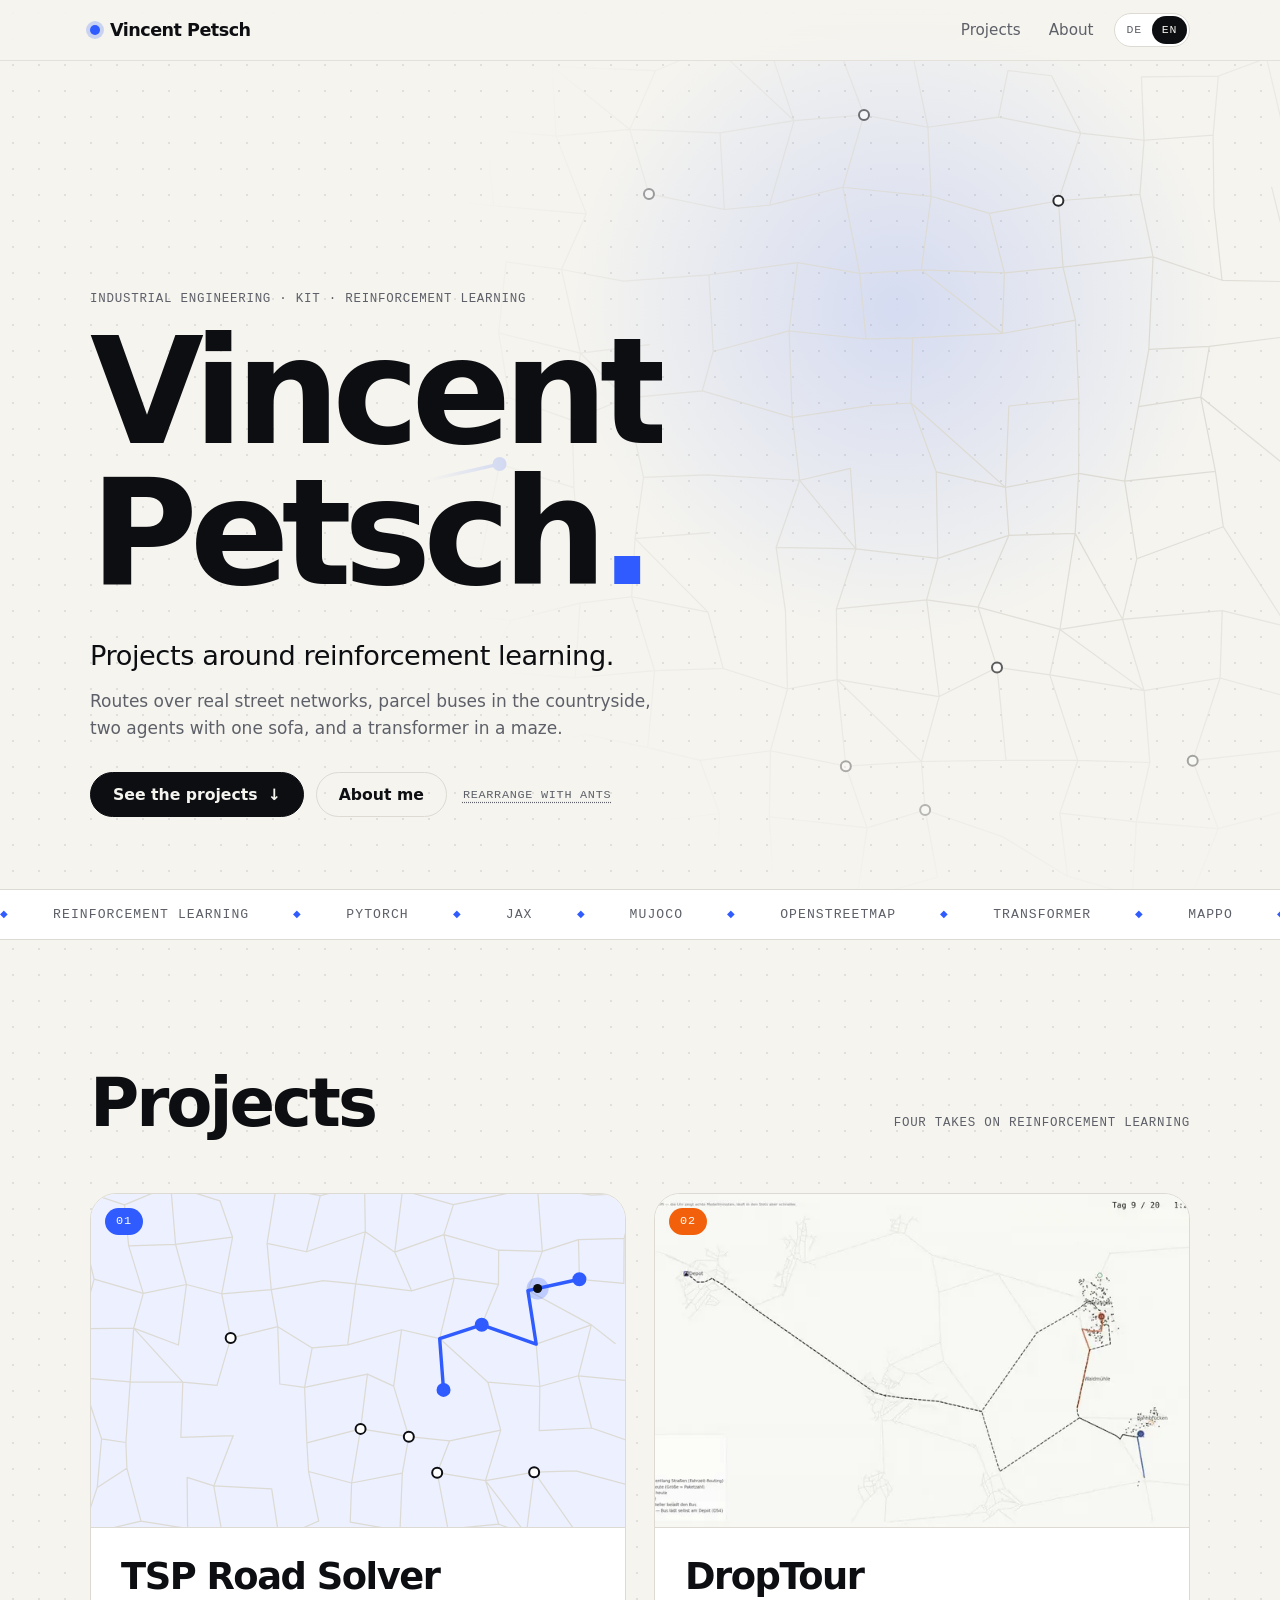
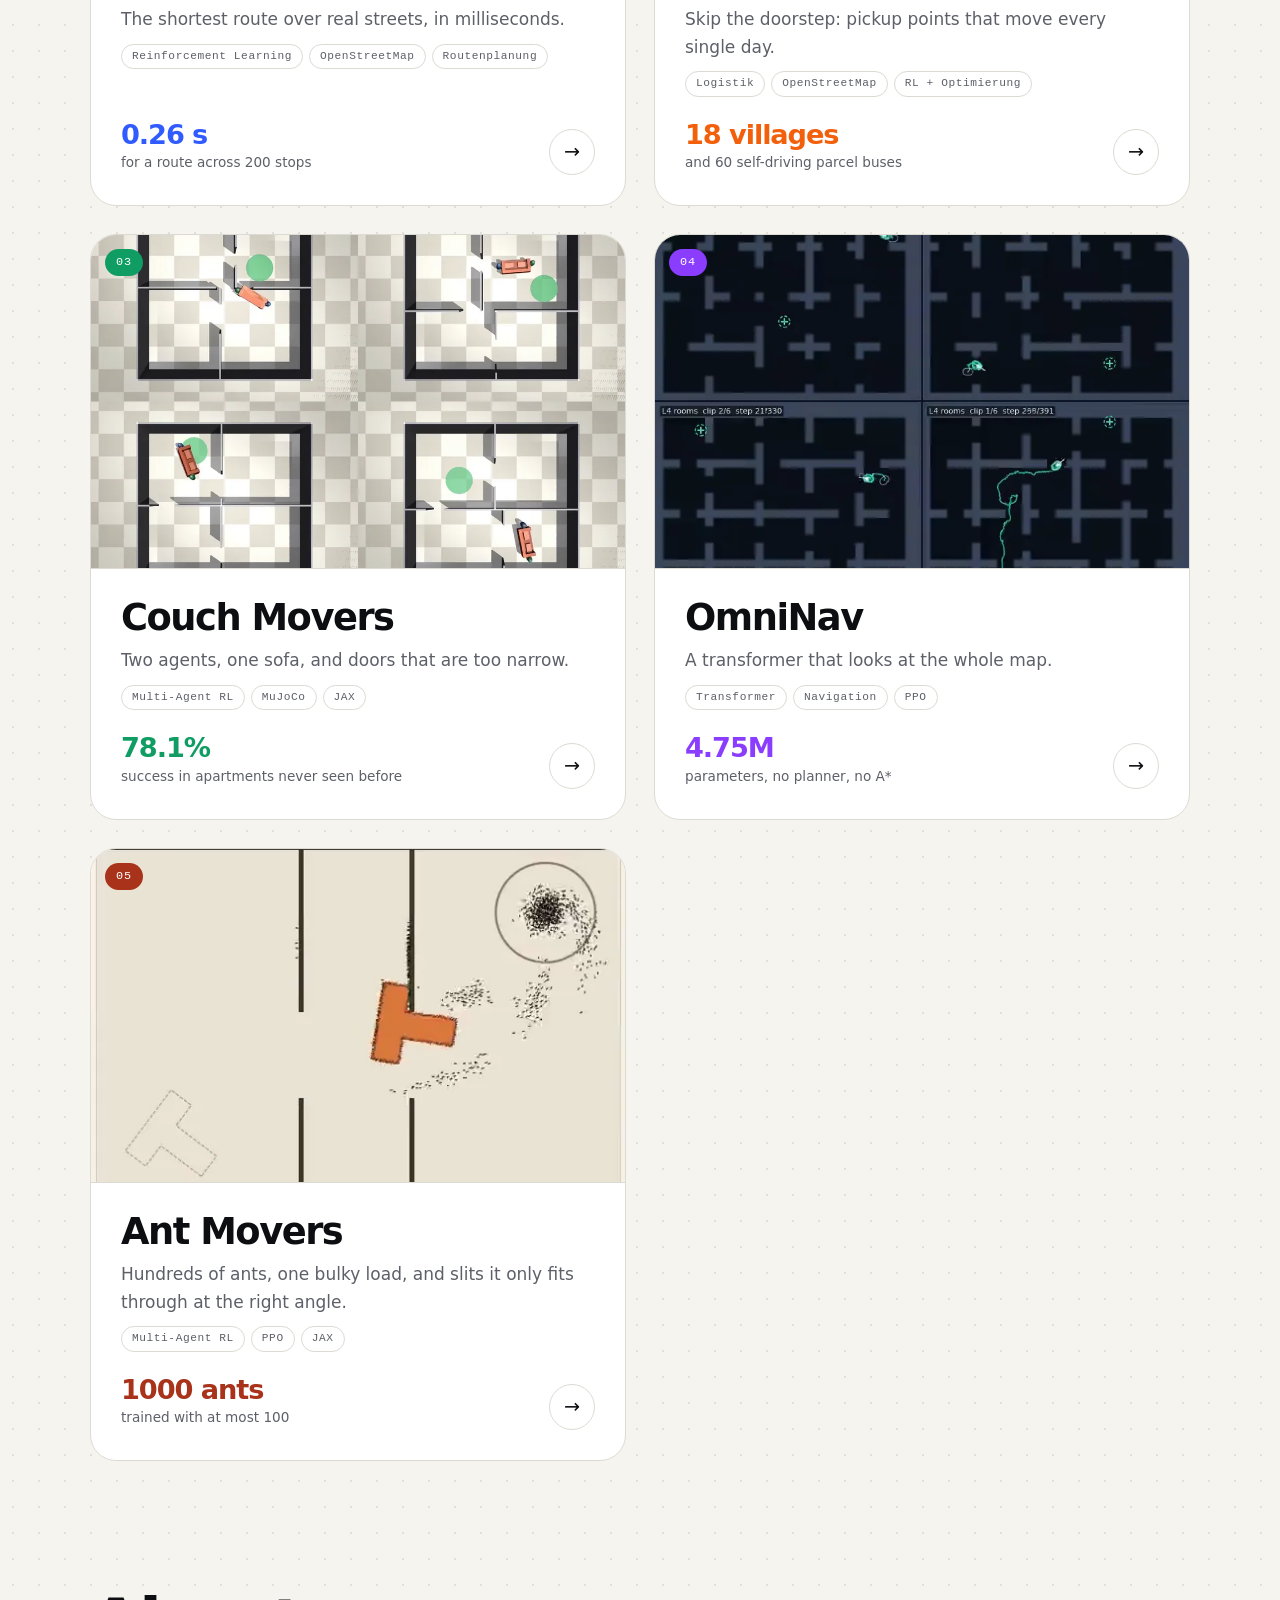
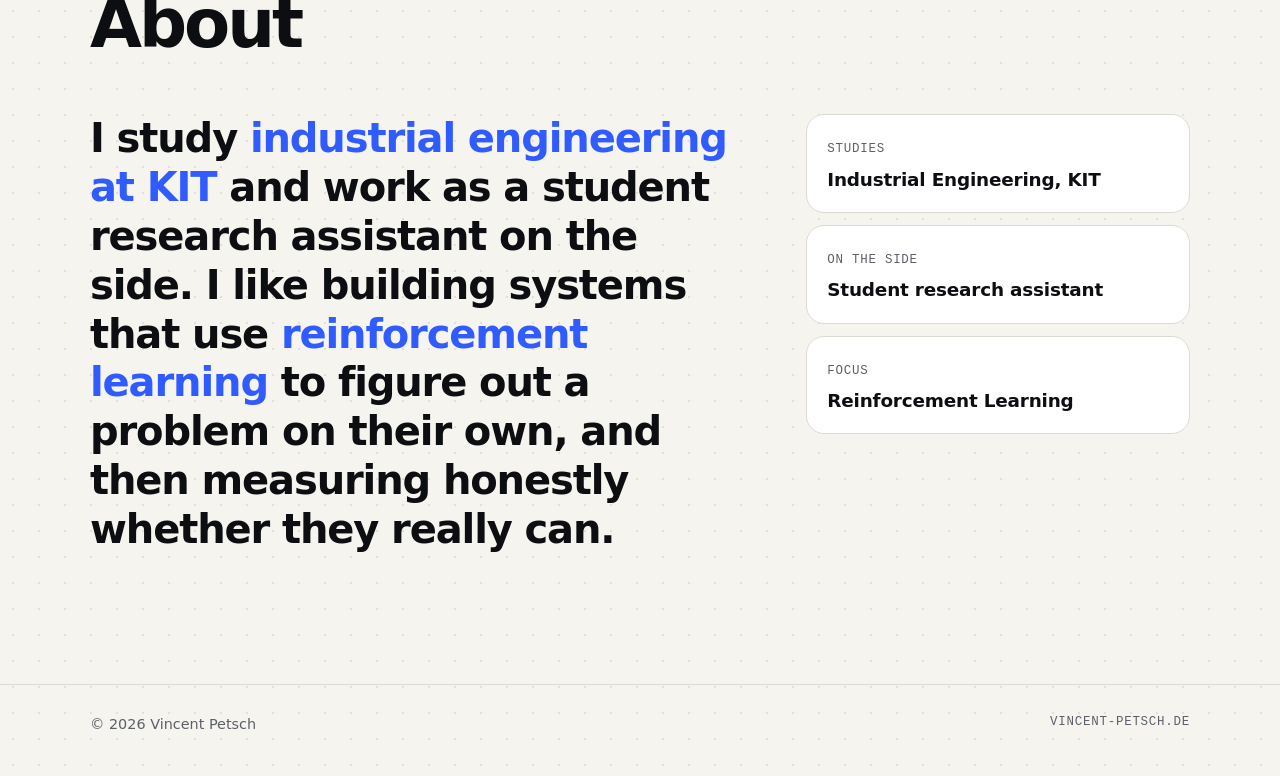
<file: index.html>
<!DOCTYPE html>
<html lang="de" data-lang="de"
      data-titel-de="Vincent Petsch – Reinforcement Learning &amp; Projekte"
      data-titel-en="Vincent Petsch – Reinforcement Learning &amp; Projects">
<head>
  <meta charset="UTF-8">
  <meta name="viewport" content="width=device-width, initial-scale=1.0">
  <title>Vincent Petsch – Reinforcement Learning &amp; Projekte</title>
  <meta name="description" content="Vincent Petsch – Wirtschaftsingenieurwesen am KIT. Projekte rund um Reinforcement Learning: Routenplanung, Logistik, Multi-Agent-Kooperation und Navigation.">
  <meta name="theme-color" content="#f5f4ef" media="(prefers-color-scheme: light)">
  <meta name="theme-color" content="#0c0d10" media="(prefers-color-scheme: dark)">
  <link rel="stylesheet" href="style.css">
  <script src="js/lang.js"></script>
</head>
<body data-basis="">
  <div class="fortschritt"></div>

  <header class="kopf">
    <div class="wrap">
      <a class="logo" href="./"><i></i>Vincent Petsch</a>
      <nav>
        <a href="#projekte"><span lang="de">Projekte</span><span lang="en">Projects</span></a>
        <a href="#ueber"><span lang="de">Über mich</span><span lang="en">About</span></a>
      </nav>
      <div class="sprache" role="group" aria-label="Sprache / Language">
        <button type="button" data-setlang="de" aria-pressed="true">DE</button>
        <button type="button" data-setlang="en" aria-pressed="false">EN</button>
      </div>
    </div>
  </header>

  <main>
    <section class="hero">
      <canvas class="netz" data-netz data-zelle="70" data-ziele="11" aria-hidden="true"></canvas>
      <div class="wrap">
        <p class="mono">
          <span lang="de">Wirtschaftsingenieurwesen · KIT · Reinforcement Learning</span>
          <span lang="en">Industrial Engineering · KIT · Reinforcement Learning</span>
        </p>
        <h1>
          <span class="zeile"><b style="--d:.05s">Vincent</b></span>
          <span class="zeile"><b style="--d:.18s">Petsch<em>.</em></b></span>
        </h1>
        <p class="lead rein" style="--d:.5s">
          <span lang="de">Projekte rund um Reinforcement Learning.</span>
          <span lang="en">Projects around reinforcement learning.</span>
        </p>
        <p class="unter rein" style="--d:.62s">
          <span lang="de">Routen über echte Straßennetze, Paketbusse auf dem Land, zwei Agenten mit einem Sofa und ein Transformer im Labyrinth.</span>
          <span lang="en">Routes over real street networks, parcel buses in the countryside, two agents with one sofa, and a transformer in a maze.</span>
        </p>
        <div class="aktionen rein" style="--d:.74s">
          <a class="knopf" href="#projekte"><span lang="de">Projekte ansehen</span><span lang="en">See the projects</span> <span class="pfeil">↓</span></a>
          <a class="knopf leer" href="#ueber"><span lang="de">Über mich</span><span lang="en">About me</span></a>
          <button type="button" class="ameisen-knopf" id="ameisen-los" aria-controls="ameisen-hinweis" aria-pressed="false"><span lang="de">Umbau mit Ameisen</span><span lang="en">Rearrange with ants</span></button>
        </div>
      </div>
    </section>

    <div class="laufband" aria-hidden="true">
      <div>
        <span>Reinforcement Learning</span><span>PyTorch</span><span>JAX</span><span>MuJoCo</span><span>OpenStreetMap</span><span>Transformer</span><span>MAPPO</span><span>PPO</span><span>Routing</span><span>Multi-Agent</span><span>Streamlit</span>
        <span>Reinforcement Learning</span><span>PyTorch</span><span>JAX</span><span>MuJoCo</span><span>OpenStreetMap</span><span>Transformer</span><span>MAPPO</span><span>PPO</span><span>Routing</span><span>Multi-Agent</span><span>Streamlit</span>
      </div>
    </div>

    <section class="abschnitt" id="projekte">
      <div class="wrap">
        <div class="abschnitt-kopf rein">
          <h2><span lang="de">Projekte</span><span lang="en">Projects</span></h2>
          <p class="mono"><span lang="de">Vier Mal Reinforcement Learning</span><span lang="en">Four takes on reinforcement learning</span></p>
        </div>
        <div class="karten" id="karten"></div>
        <noscript><p>Die Projektliste braucht JavaScript. / The project list needs JavaScript.</p></noscript>
      </div>
    </section>

    <section class="abschnitt" id="ueber" style="padding-top:0">
      <div class="wrap">
        <div class="abschnitt-kopf rein">
          <h2><span lang="de">Über mich</span><span lang="en">About</span></h2>
        </div>
        <div class="profil">
          <p class="gross rein">
            <span lang="de">Ich studiere <mark>Wirtschaftsingenieurwesen am KIT</mark> und arbeite nebenher als HiWi. Am liebsten baue ich Systeme, die per <mark>Reinforcement Learning</mark> selbst herausfinden, wie ein Problem zu lösen ist, und messe dann ehrlich nach, ob sie es wirklich können.</span>
            <span lang="en">I study <mark>industrial engineering at KIT</mark> and work as a student research assistant on the side. I like building systems that use <mark>reinforcement learning</mark> to figure out a problem on their own, and then measuring honestly whether they really can.</span>
          </p>
          <div class="fakten">
            <div class="fakt rein" style="--d:.05s">
              <span class="mono"><span lang="de">Studium</span><span lang="en">Studies</span></span>
              <strong><span lang="de">Wirtschaftsingenieurwesen, KIT</span><span lang="en">Industrial Engineering, KIT</span></strong>
            </div>
            <div class="fakt rein" style="--d:.12s">
              <span class="mono"><span lang="de">Nebenher</span><span lang="en">On the side</span></span>
              <strong><span lang="de">HiWi</span><span lang="en">Student research assistant</span></strong>
            </div>
            <div class="fakt rein" style="--d:.19s">
              <span class="mono"><span lang="de">Schwerpunkt</span><span lang="en">Focus</span></span>
              <strong>Reinforcement Learning</strong>
            </div>
          </div>
        </div>
      </div>
    </section>
  </main>

  <footer class="fuss">
    <div class="wrap">
      <span>© 2026 Vincent Petsch</span>
      <span class="mono">vincent-petsch.de</span>
    </div>
  </footer>

  <div class="ameisen-hinweis" id="ameisen-hinweis" role="status" hidden>
    <p><span lang="de">Gelernte Ameisen aus <a href="projekte/ant-movers/">Ant Movers →</a></span><span lang="en">Learned ants from <a href="projekte/ant-movers/">Ant Movers →</a></span></p>
    <p class="ameisen-leise"><span lang="de">Spielwiese außerhalb der Auswertung. Gelernt ist das Tragen, Einrasten und Abzug sind Animation.</span><span lang="en">Playground outside the evaluation. The carrying is learned; snapping into place and leaving are animation.</span></p>
    <p class="ameisen-stand" id="ameisen-stand"></p>
    <p class="ameisen-knoepfe"><button type="button" class="ameisen-zurueck" id="ameisen-zurueck"><span lang="de">Zurücksetzen</span><span lang="en">Reset</span></button>
      <button type="button" class="ameisen-zurueck" id="ameisen-ende"><span lang="de">Beenden</span><span lang="en">Done</span></button></p>
  </div>

  <script src="projekte/projekte.js"></script>
  <script src="js/netz.js"></script>
  <script src="js/site.js"></script>
</body>
</html>
</file>
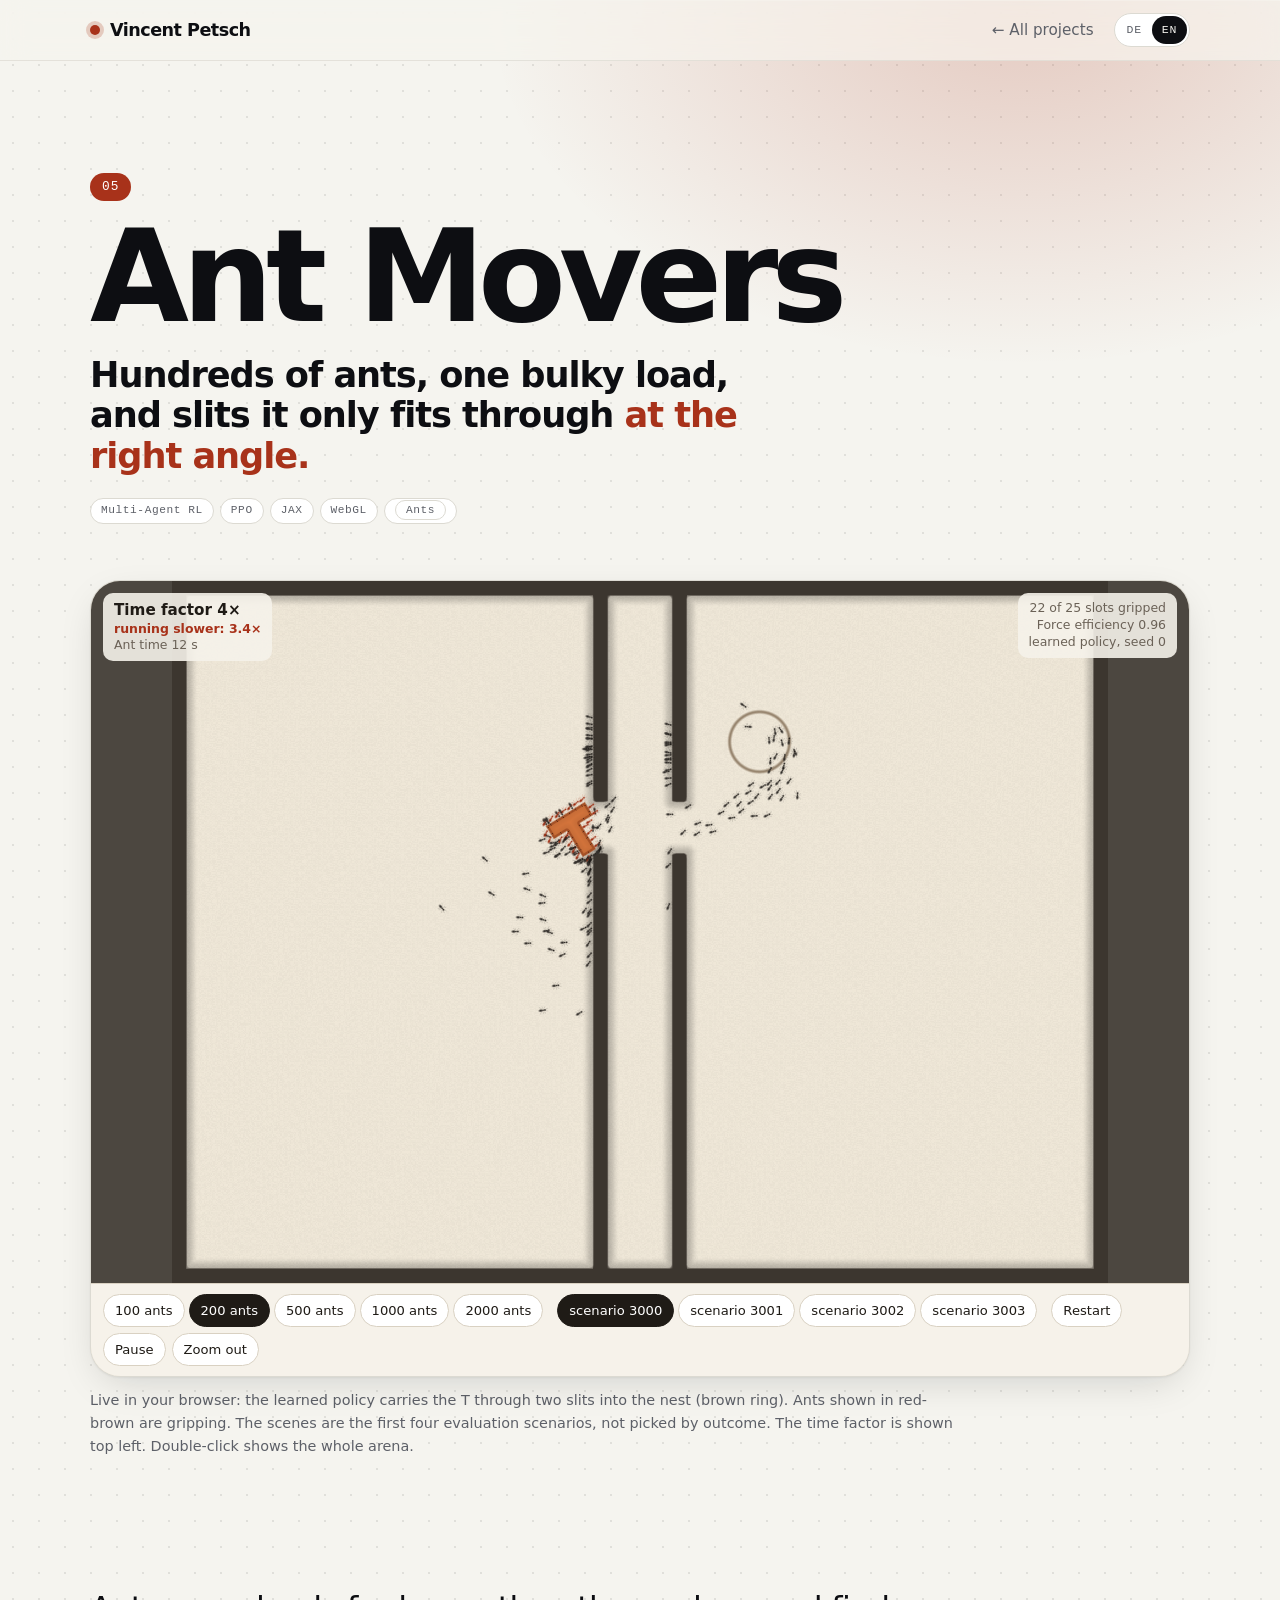
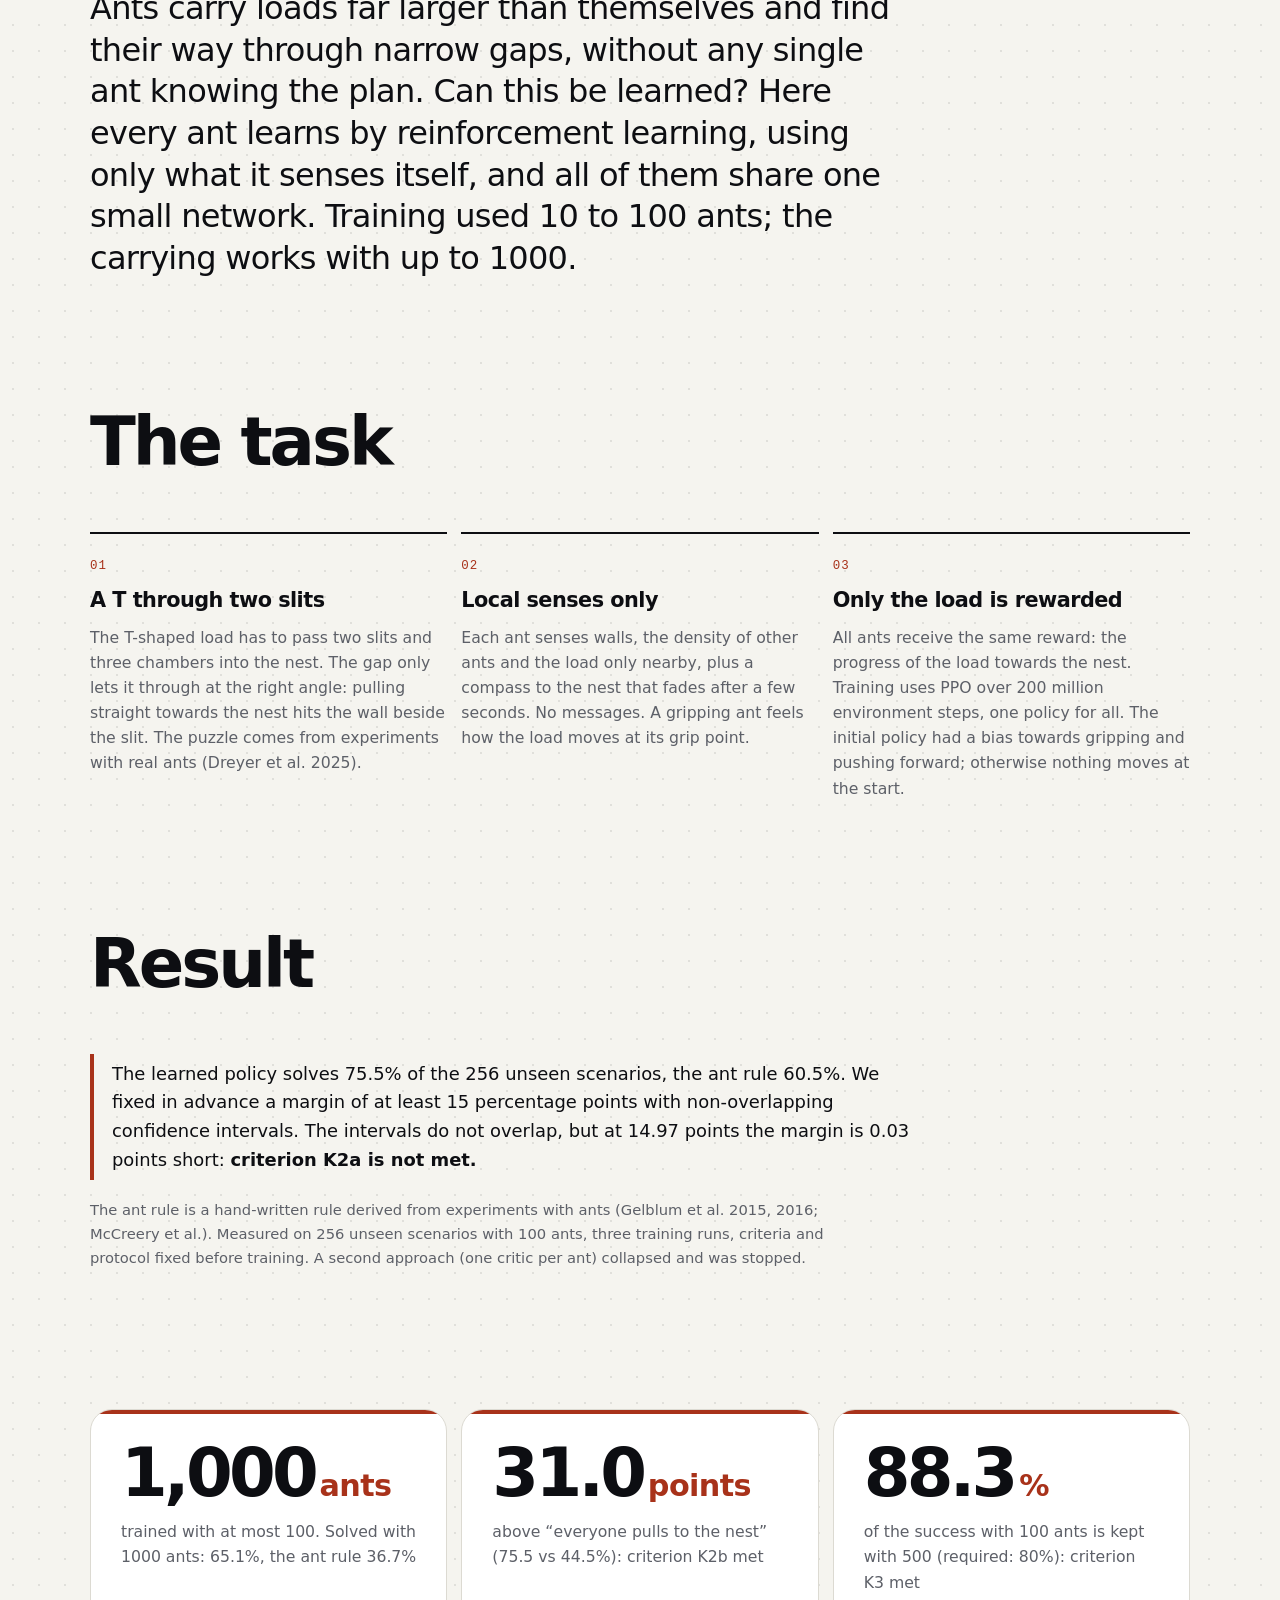
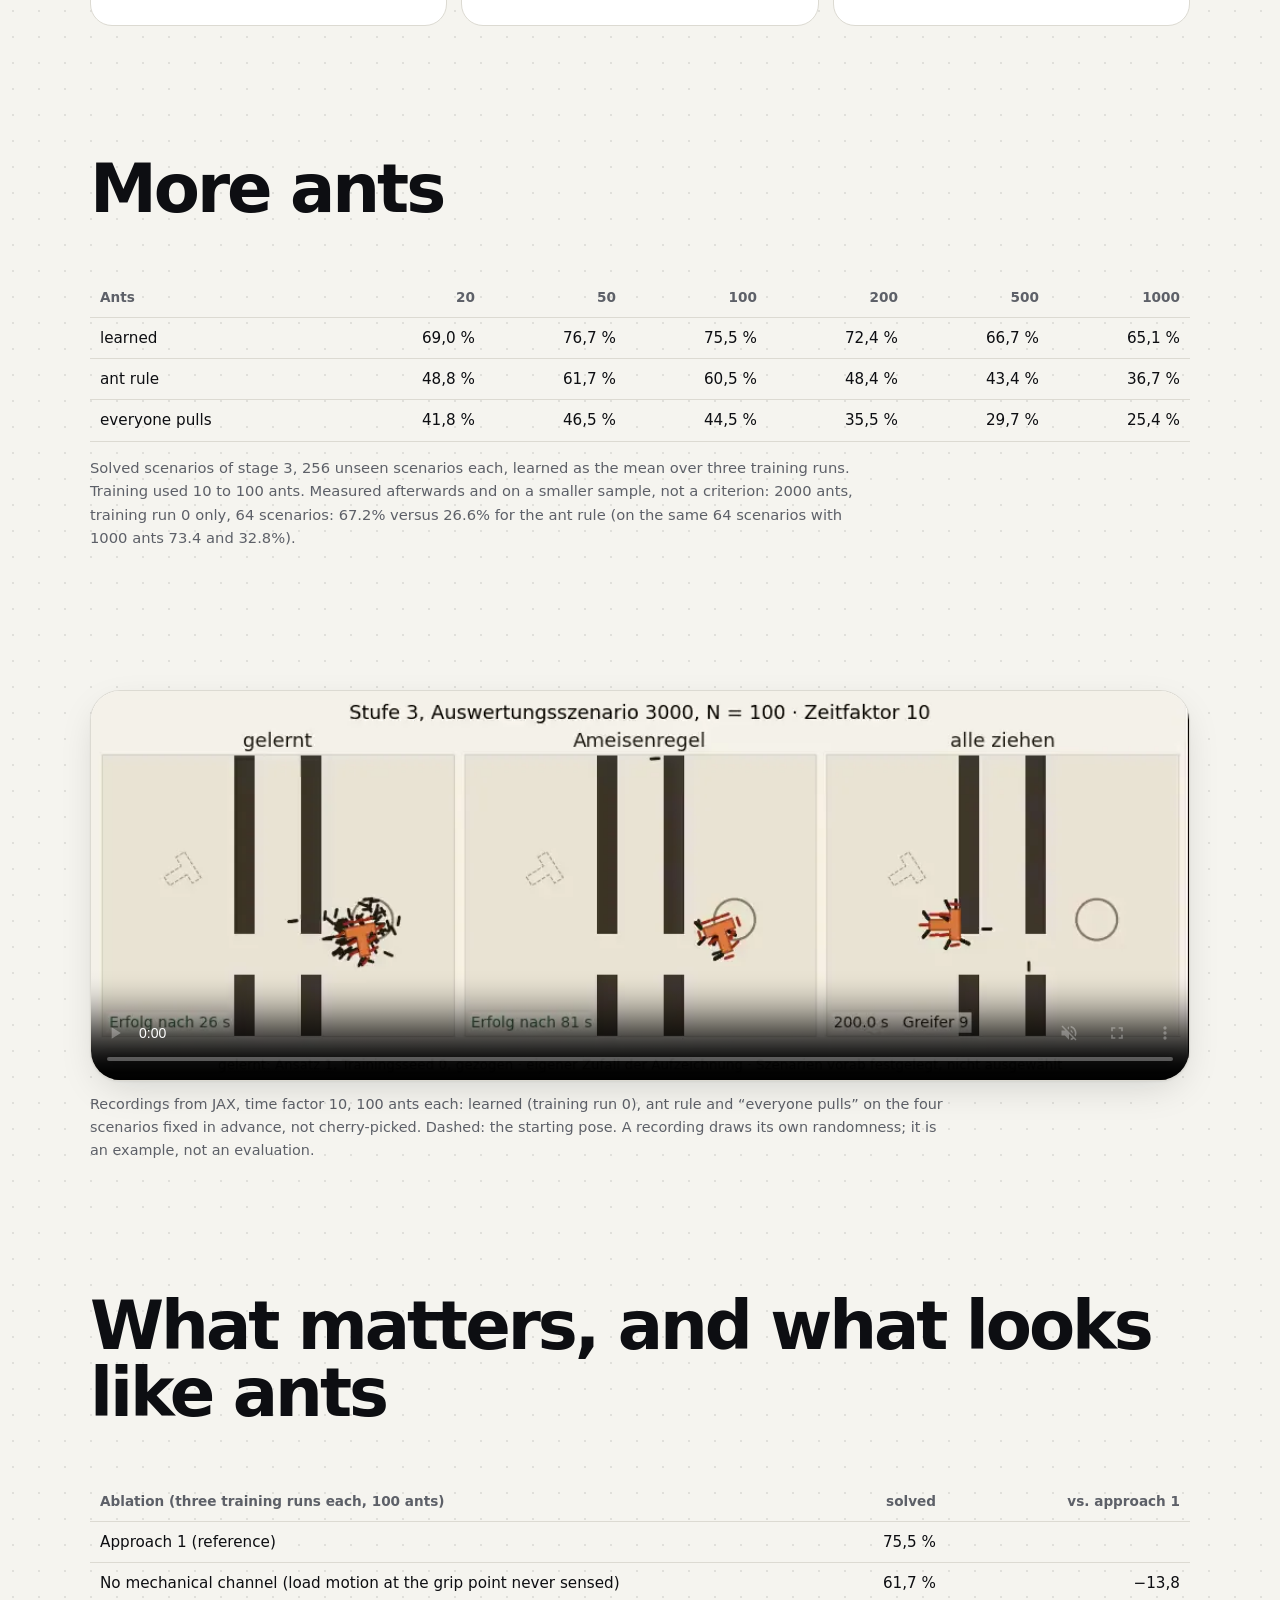
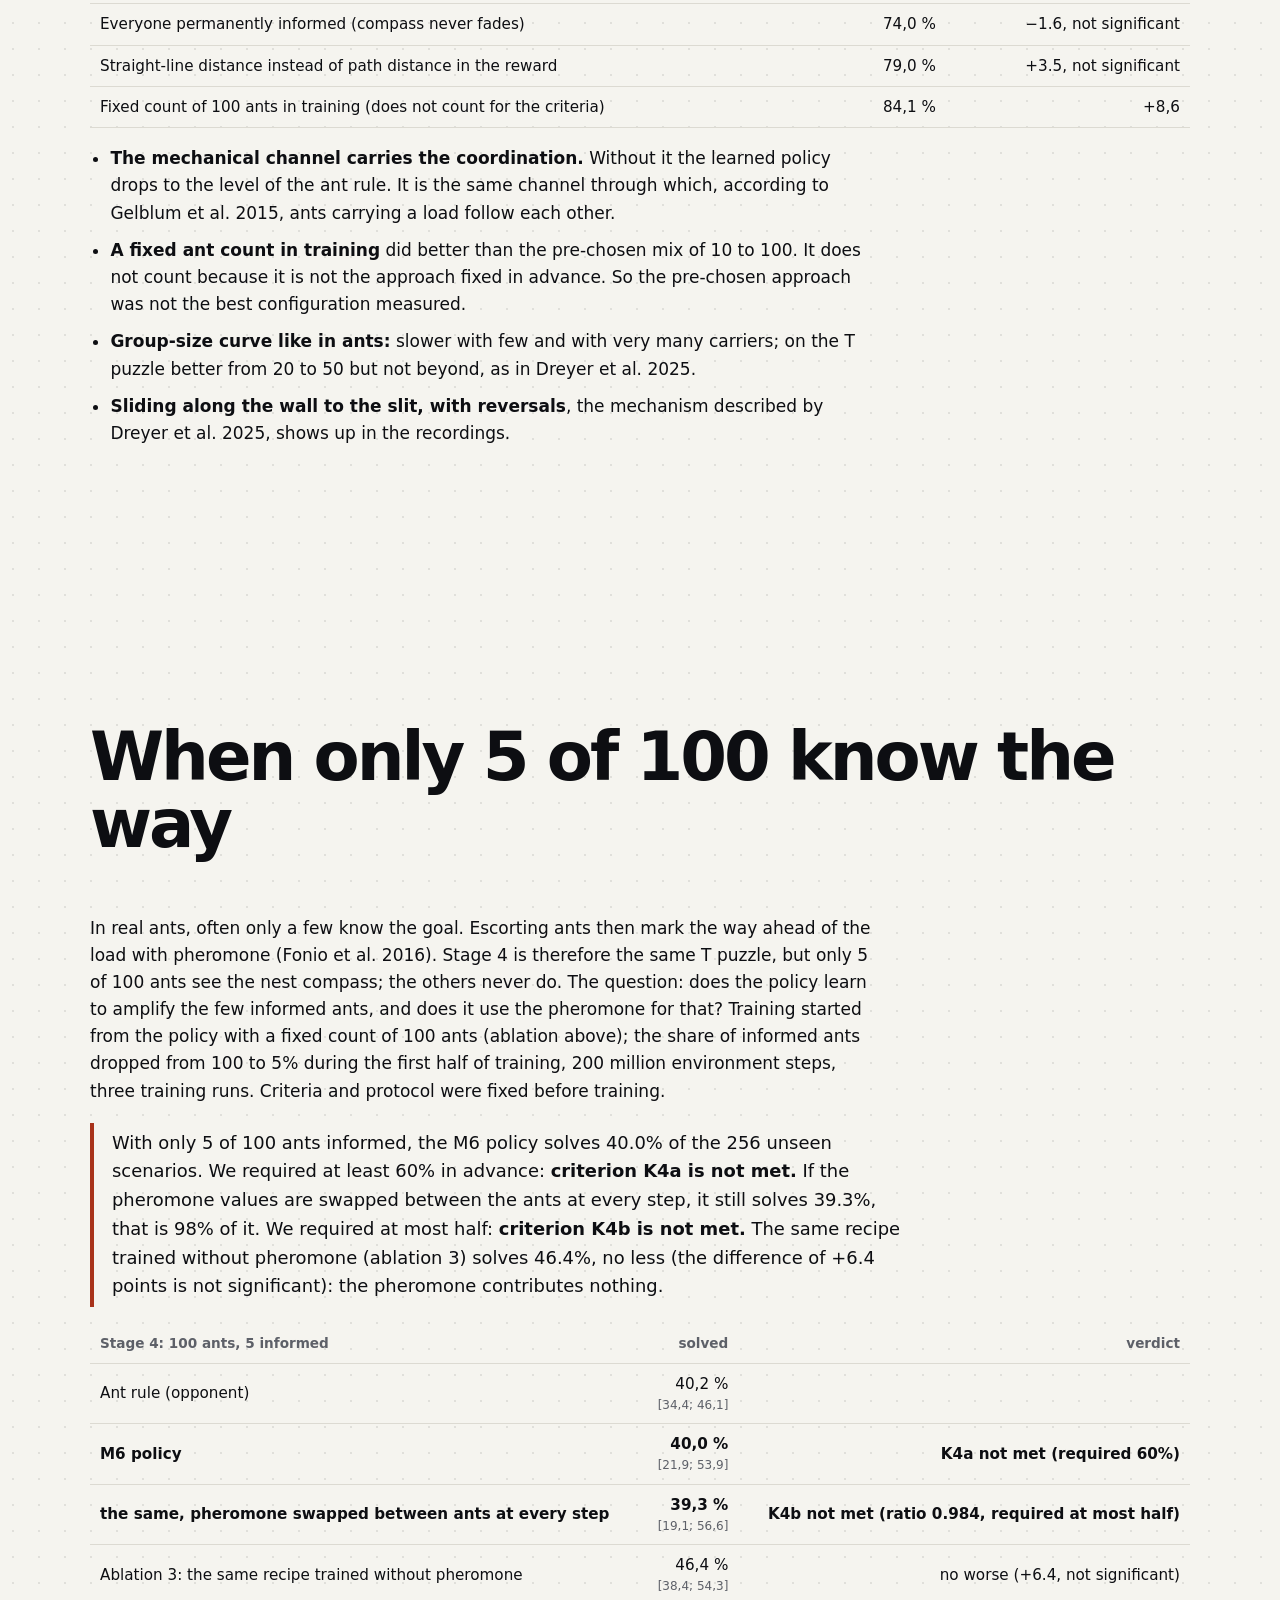
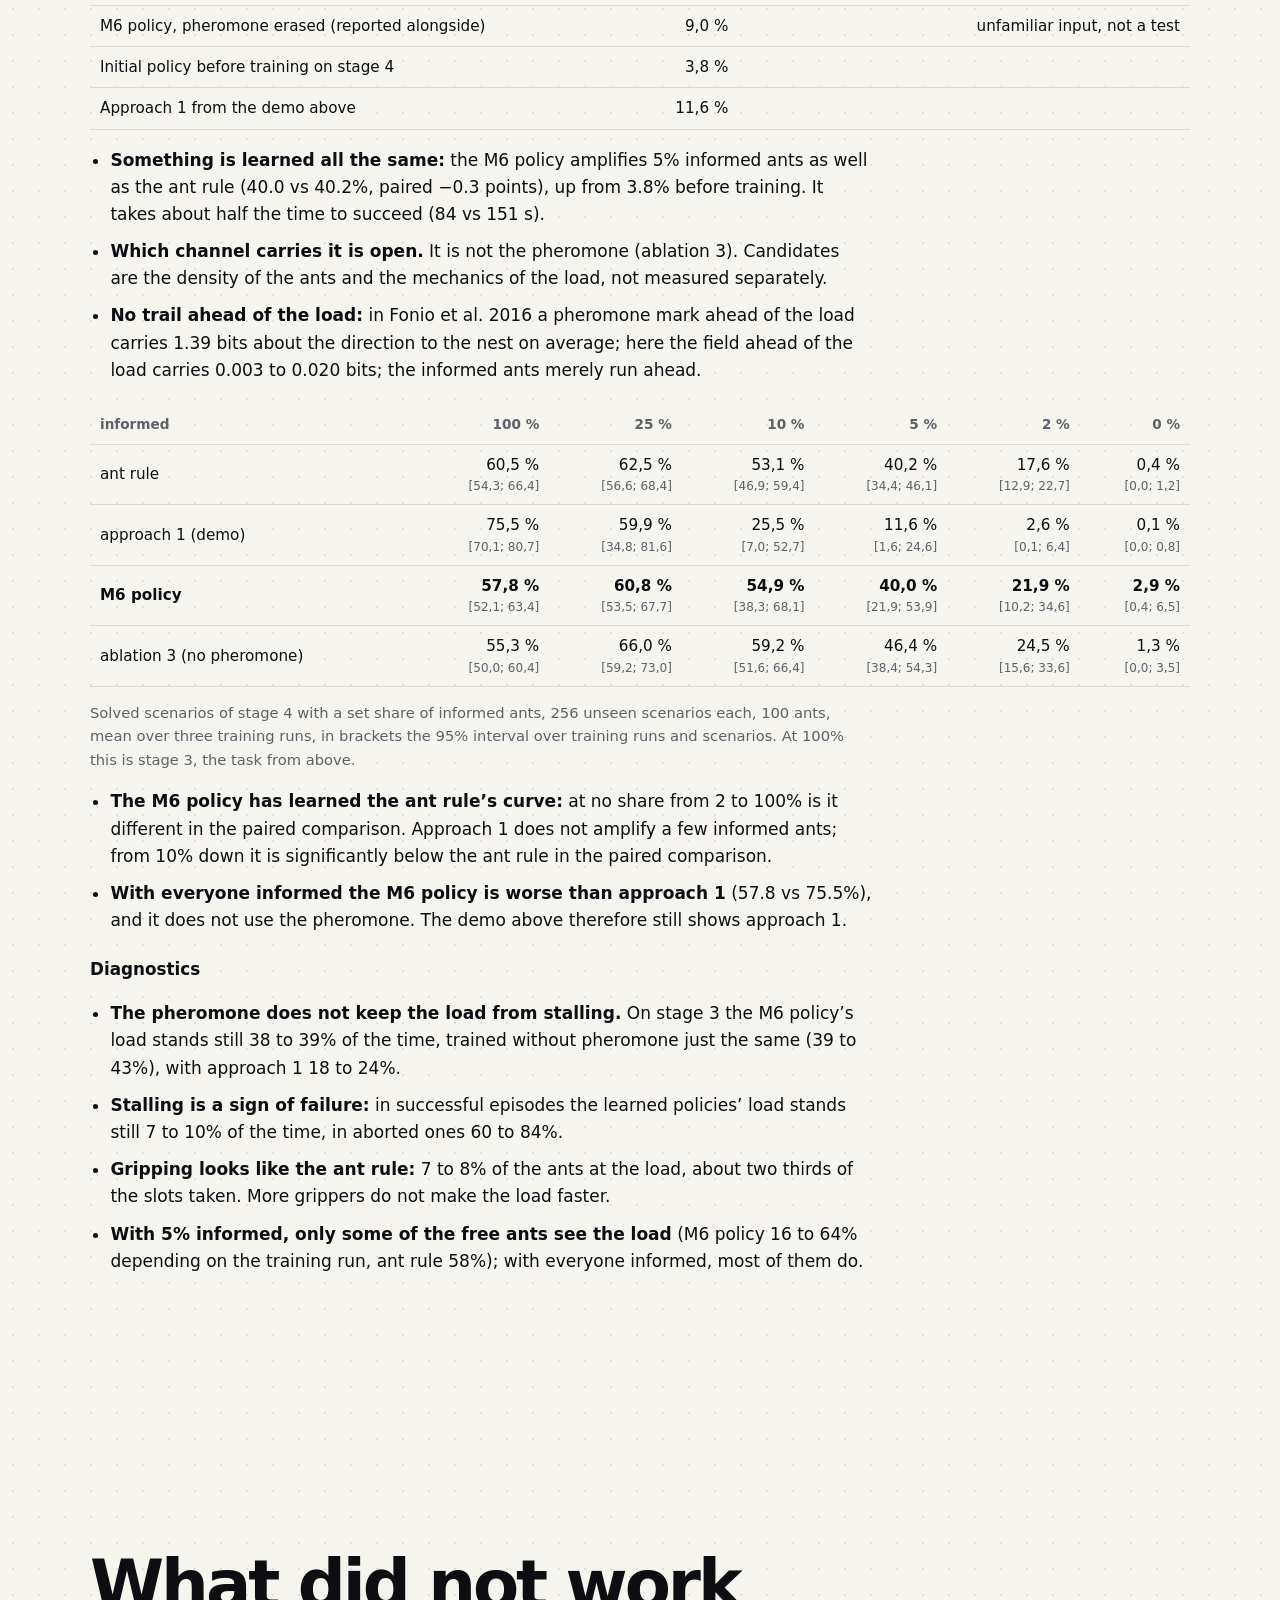
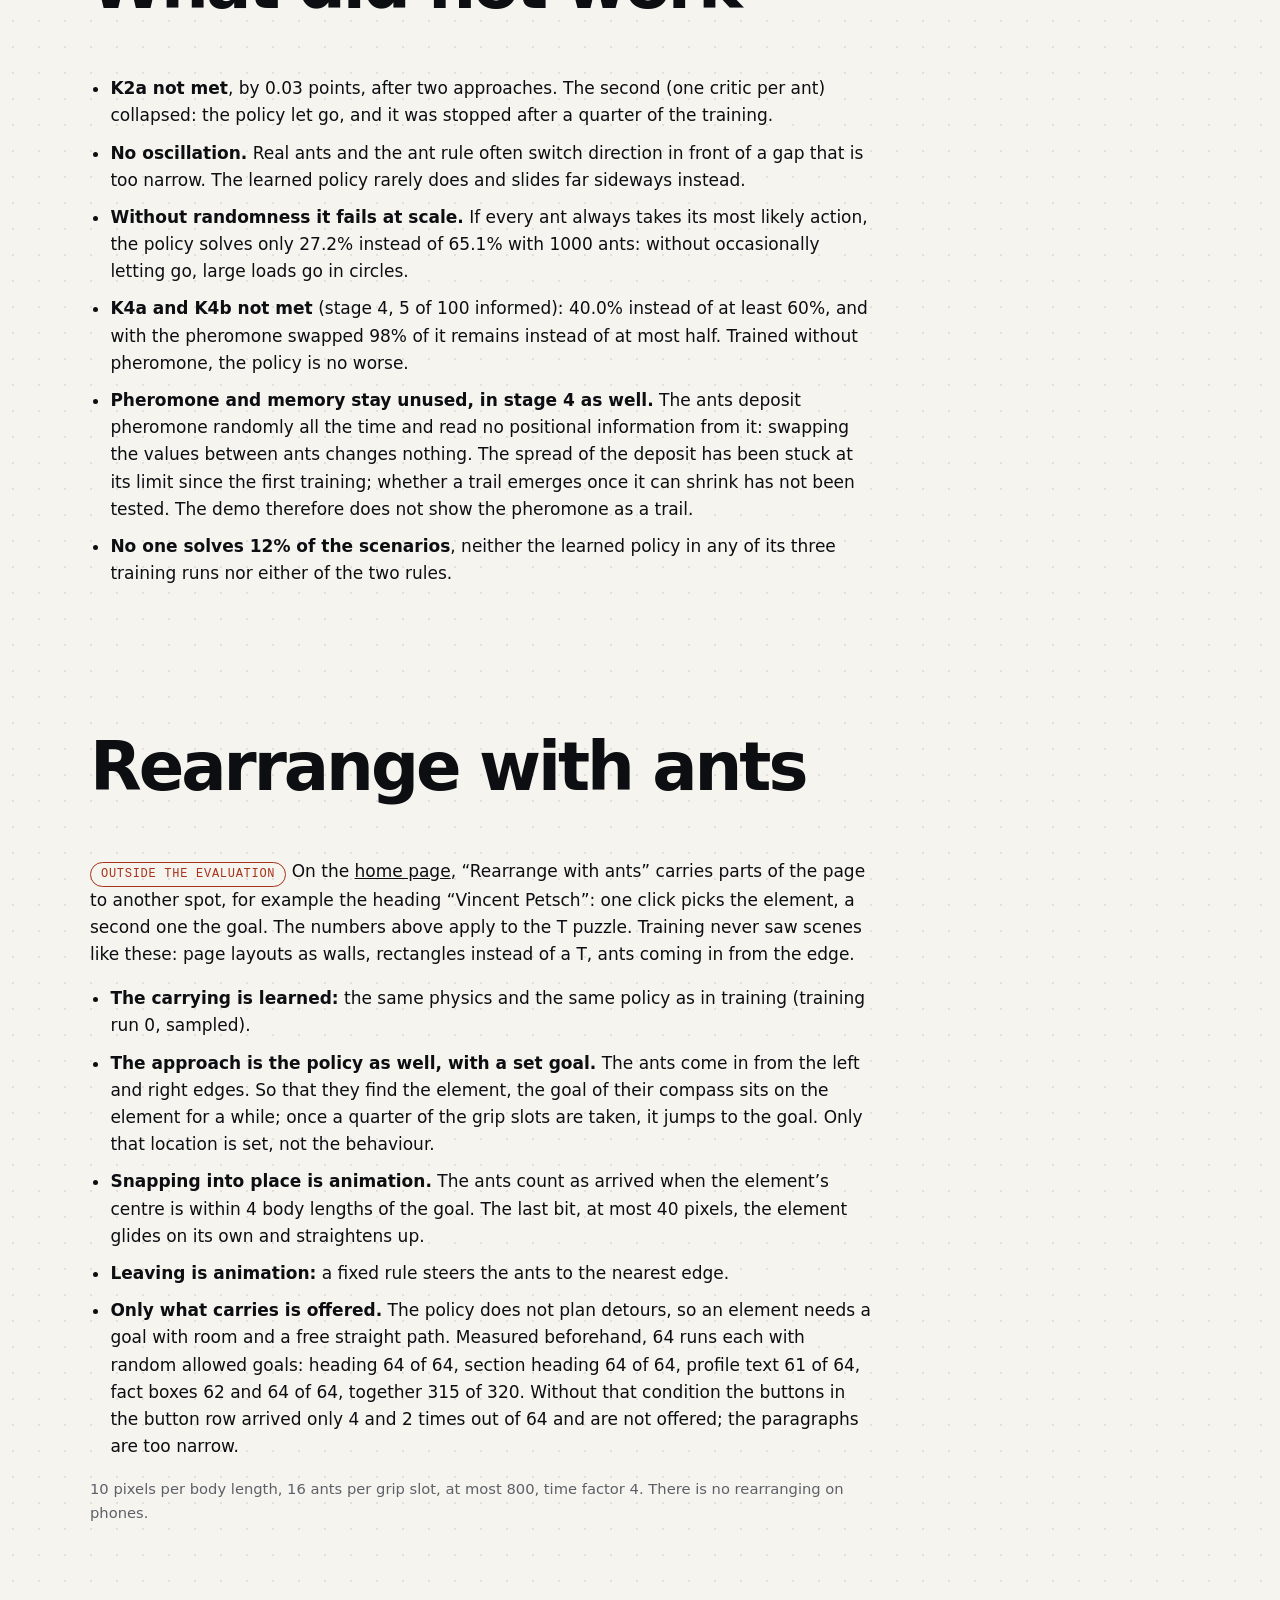
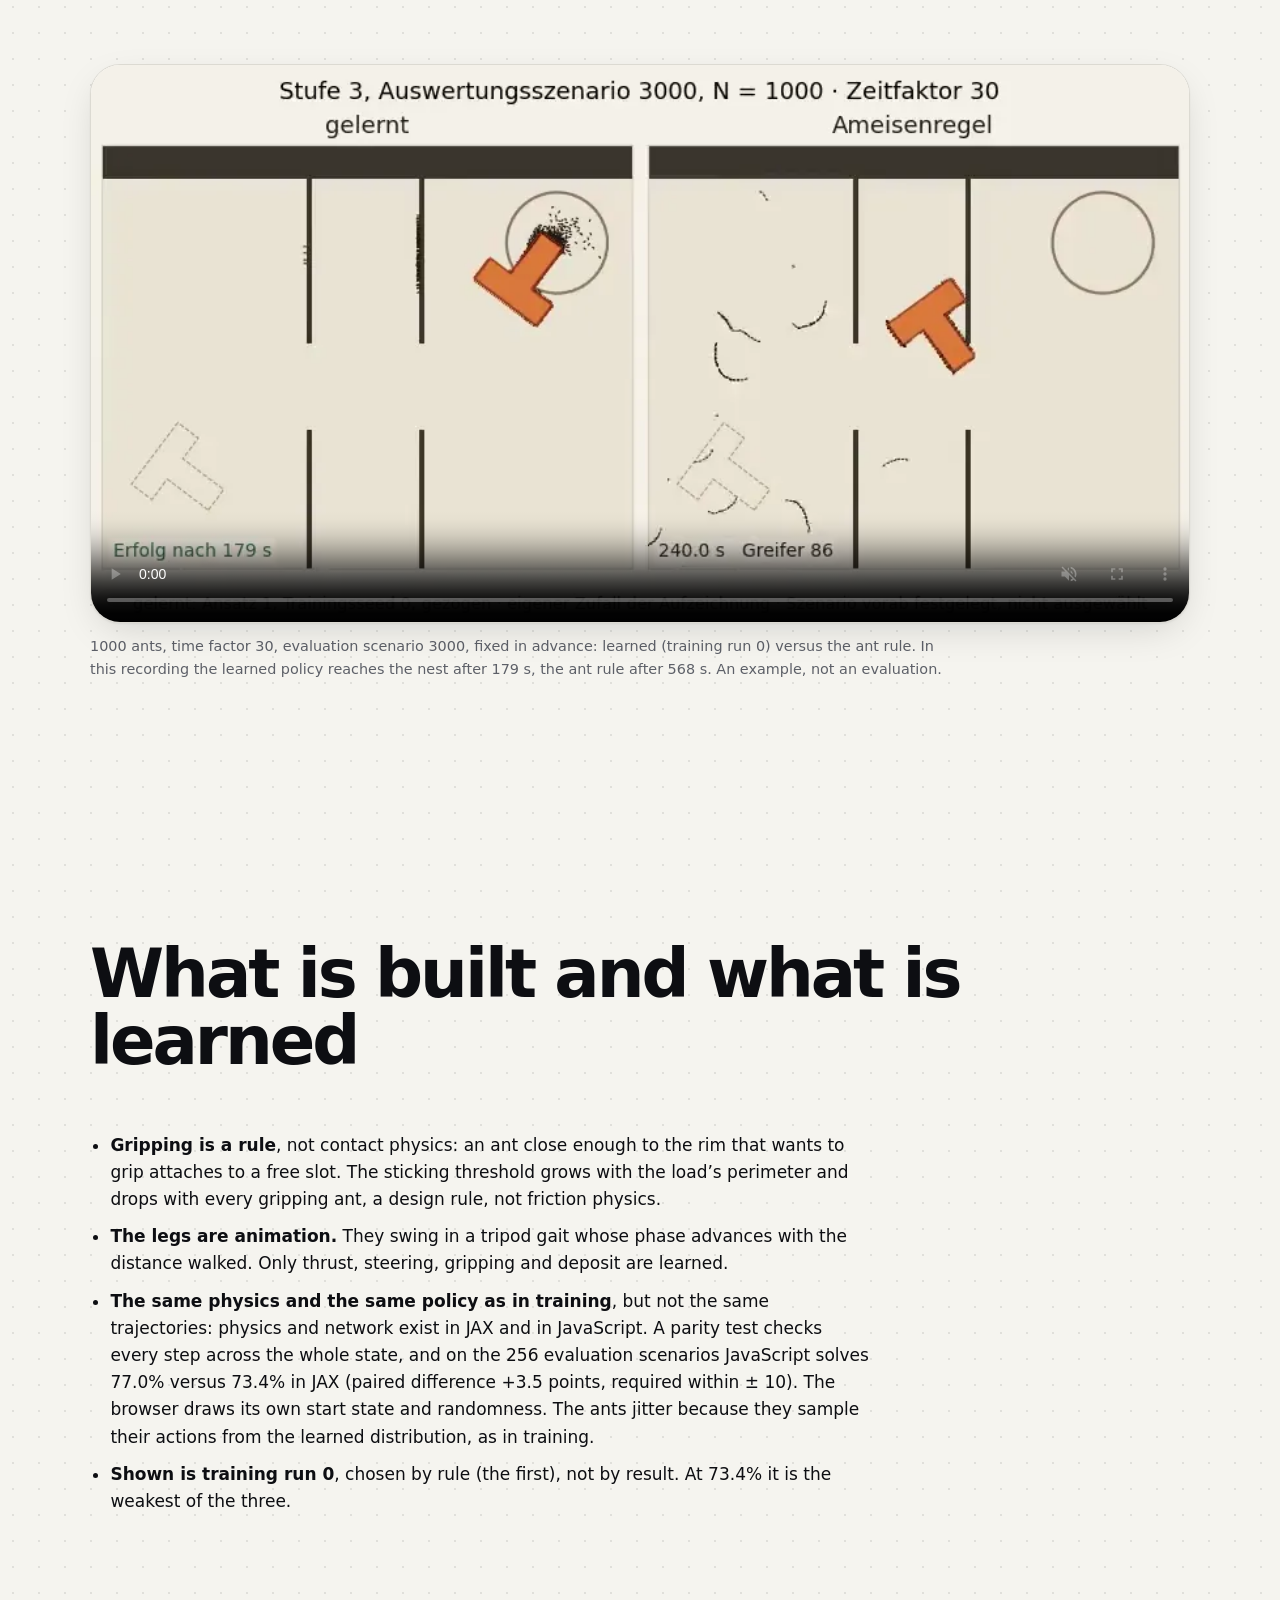
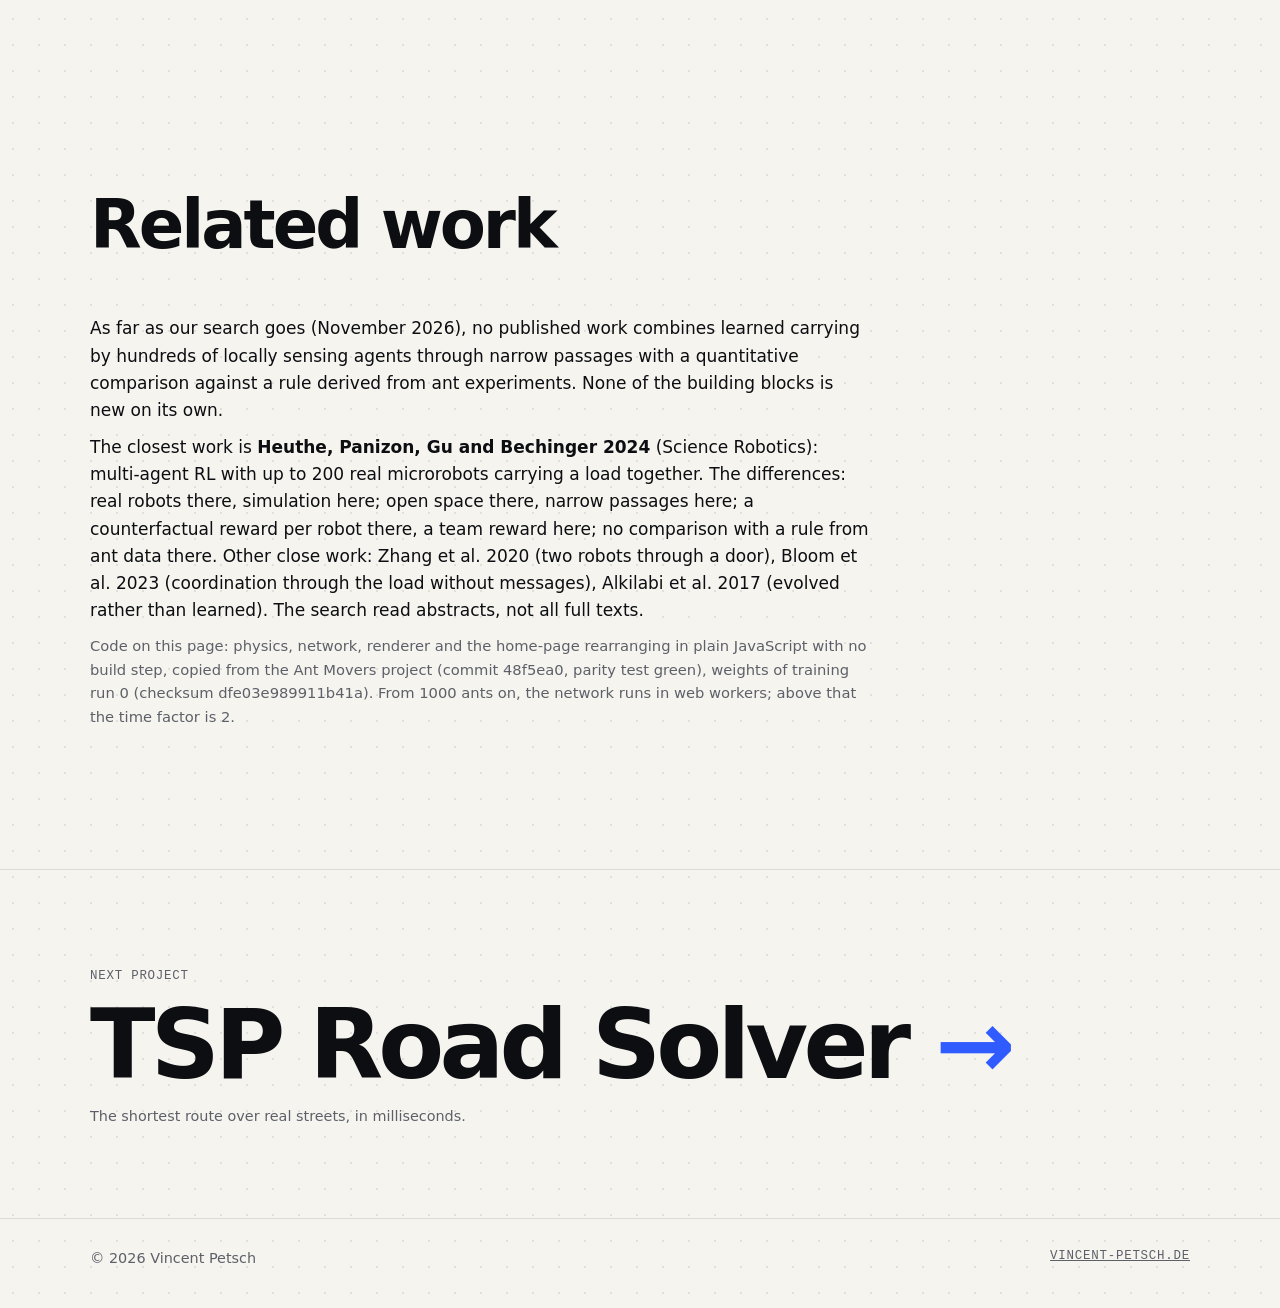
<file: projekte/ant-movers/index.html>
<!DOCTYPE html>
<html lang="de" data-lang="de"
      data-titel-de="Ant Movers – Vincent Petsch"
      data-titel-en="Ant Movers – Vincent Petsch">
<head>
  <meta charset="UTF-8">
  <meta name="viewport" content="width=device-width, initial-scale=1.0">
  <title>Ant Movers – Vincent Petsch</title>
  <meta name="description" content="Ant Movers: Hunderte einfache, lokal wahrnehmende Agenten lernen per Reinforcement Learning, eine T-förmige Last durch zwei Schlitze zu tragen, verglichen mit einer Regel aus Ameisenexperimenten.">
  <link rel="stylesheet" href="../../style.css">
  <script src="../../js/lang.js"></script>
  <style>
    /* Live-Demo (sim/embed.js): heller Labortisch, unabhängig vom Farbschema der Seite */
    .ant-live { position: relative; background: #ece4d5; color: #1f1b16; }
    .ant-live canvas { display: block; width: 100%; aspect-ratio: 4 / 3; max-height: 78svh; touch-action: manipulation; }
    .ant-hud { position: absolute; top: 12px; padding: 7px 11px; border-radius: 10px; background: rgba(246, 242, 234, .9);
               font-size: .82rem; line-height: 1.35; font-variant-numeric: tabular-nums; pointer-events: none; }
    .ant-hud small { display: block; color: #6b6257; font-size: .78rem; }
    .ant-hud b { font-size: .95rem; }
    .ant-links { left: 12px; } .ant-rechts { right: 12px; text-align: right; }
    .ant-warn { color: #a8321a !important; font-weight: 600; }
    .ant-leiste { display: flex; flex-wrap: wrap; gap: 6px; padding: 10px 12px; background: #f6f2ea; border-top: 1px solid #d9d1c2; }
    .ant-leiste button { font: inherit; font-size: .82rem; padding: 5px 11px; border-radius: 999px; border: 1px solid #d9d1c2;
                         background: #fff; color: #1f1b16; cursor: pointer; }
    .ant-leiste button.an { background: #1f1b16; color: #fff; border-color: #1f1b16; }
    .ant-gruppe { display: flex; flex-wrap: wrap; gap: 4px; margin-right: 8px; }
    @media (max-width: 600px) { .ant-rechts { display: none; } }
    /* Tabellen */
    .tabelle { overflow-x: auto; margin-top: 14px; }
    .tabelle table { border-collapse: collapse; width: 100%; font-variant-numeric: tabular-nums; font-size: .95rem; }
    .tabelle th, .tabelle td { text-align: right; padding: 8px 10px; border-bottom: 1px solid var(--line); white-space: nowrap; }
    .tabelle th:first-child, .tabelle td:first-child { text-align: left; white-space: normal; }
    .tabelle th { color: var(--muted); font-weight: 600; font-size: .85rem; }
    .zitat { border-left: 4px solid var(--akzent); padding: 6px 0 6px 18px; margin: 18px 0; font-size: 1.12rem; max-width: 46em; }
    .fliess { max-width: 46em; color: var(--fg); }
    .fliess p, .fliess li { margin: 0 0 10px; }
    .fliess ul { padding-left: 1.2em; }
    .fliess .leise, .leise { color: var(--muted); font-size: .92rem; }
    .tabelle .ki { display: block; color: var(--muted); font-size: .75rem; font-weight: 400; }
    .tabelle tr.hervor td { font-weight: 600; }
    .fliess h3 { font-size: 1.05rem; margin: 22px 0 8px; }
    .marke { display: inline-block; font-family: var(--mono); font-size: .75rem; letter-spacing: .06em; text-transform: uppercase;
             color: var(--akzent); border: 1px solid var(--akzent); border-radius: 999px; padding: 2px 10px; }
  </style>
</head>
<body class="projekt" data-basis="../../" data-slug="ant-movers" style="--akzent:#a8321a">
  <div class="fortschritt"></div>

  <header class="kopf">
    <div class="wrap">
      <a class="logo" href="../../"><i></i>Vincent Petsch</a>
      <nav>
        <a href="../../#projekte"><span lang="de">← Alle Projekte</span><span lang="en">← All projects</span></a>
      </nav>
      <div class="sprache" role="group" aria-label="Sprache / Language">
        <button type="button" data-setlang="de" aria-pressed="true">DE</button>
        <button type="button" data-setlang="en" aria-pressed="false">EN</button>
      </div>
    </div>
  </header>

  <main>
    <section class="p-hero">
      <div class="wrap">
        <span class="p-nr">05</span>
        <h1>Ant Movers</h1>
        <p class="slogan rein">
          <span lang="de">Hunderte Ameisen, eine sperrige Last, und Schlitze, durch die sie <em>nur in der richtigen Lage</em> passt.</span>
          <span lang="en">Hundreds of ants, one bulky load, and slits it only fits through <em>at the right angle.</em></span>
        </p>
        <div class="chips rein" style="--d:.1s"><span>Multi-Agent RL</span><span>PPO</span><span>JAX</span><span>WebGL</span><span><span lang="de">Ameisen</span><span lang="en">Ants</span></span></div>
      </div>
    </section>

    <section class="wrap">
      <div class="buehne rein" id="live"></div>
      <p class="unterzeile">
        <span lang="de">Live im Browser: die gelernte Policy trägt das T durch zwei Schlitze ins Nest (brauner Ring). Rotbraun sind die Ameisen, die gerade greifen. Die Szenen sind die ersten vier Auswertungsszenarien, nicht nach Ausgang gewählt. Der Zeitfaktor steht oben links. Doppelklick zeigt die ganze Arena.</span>
        <span lang="en">Live in your browser: the learned policy carries the T through two slits into the nest (brown ring). Ants shown in red-brown are gripping. The scenes are the first four evaluation scenarios, not picked by outcome. The time factor is shown top left. Double-click shows the whole arena.</span>
      </p>
    </section>

    <section class="abschnitt">
      <div class="wrap">
        <p class="text-gross rein">
          <span lang="de">Ameisen tragen gemeinsam Lasten, die viel größer sind als sie selbst, und finden dabei durch Engstellen, ohne dass eine Ameise den Plan kennt. Kann man das lernen lassen? Hier lernt jede Ameise per Reinforcement Learning, nur mit dem, was sie selbst spürt, und alle teilen sich ein kleines Netz. Trainiert wurde mit 10 bis 100 Ameisen, getragen wird mit bis zu 1000.</span>
          <span lang="en">Ants carry loads far larger than themselves and find their way through narrow gaps, without any single ant knowing the plan. Can this be learned? Here every ant learns by reinforcement learning, using only what it senses itself, and all of them share one small network. Training used 10 to 100 ants; the carrying works with up to 1000.</span>
        </p>
      </div>
    </section>

    <section class="wrap">
      <div class="abschnitt-kopf rein">
        <h2><span lang="de">Die Aufgabe</span><span lang="en">The task</span></h2>
      </div>
      <div class="schritte">
        <div class="schritt rein">
          <h3><span lang="de">Ein T durch zwei Schlitze</span><span lang="en">A T through two slits</span></h3>
          <p><span lang="de">Die T-förmige Last muss durch zwei Schlitze und drei Kammern ins Nest. Die Lücke lässt sie nur in passender Lage durch: Wer geradeaus zum Nest zieht, trifft die Wand neben dem Schlitz. Das Rätsel stammt aus Experimenten mit echten Ameisen (Dreyer et al. 2025).</span><span lang="en">The T-shaped load has to pass two slits and three chambers into the nest. The gap only lets it through at the right angle: pulling straight towards the nest hits the wall beside the slit. The puzzle comes from experiments with real ants (Dreyer et al. 2025).</span></p>
        </div>
        <div class="schritt rein" style="--d:.1s">
          <h3><span lang="de">Nur lokale Sinne</span><span lang="en">Local senses only</span></h3>
          <p><span lang="de">Jede Ameise sieht Wände, die Dichte anderer Ameisen und die Last nur in ihrer Nähe, dazu einen Kompass zum Nest, der nach einigen Sekunden verblasst. Keine Nachrichten. Wer greift, spürt, wie sich die Last an seinem Griffpunkt bewegt.</span><span lang="en">Each ant senses walls, the density of other ants and the load only nearby, plus a compass to the nest that fades after a few seconds. No messages. A gripping ant feels how the load moves at its grip point.</span></p>
        </div>
        <div class="schritt rein" style="--d:.2s">
          <h3><span lang="de">Belohnt wird nur die Last</span><span lang="en">Only the load is rewarded</span></h3>
          <p><span lang="de">Alle Ameisen bekommen dieselbe Belohnung: den Fortschritt der Last zum Nest. Gelernt wird mit PPO über 200 Mio. Umgebungsschritte, eine Policy für alle. Die Startpolicy hatte einen Bias aufs Greifen und auf Vorwärtsschub, sonst bewegt sich anfangs nichts.</span><span lang="en">All ants receive the same reward: the progress of the load towards the nest. Training uses PPO over 200 million environment steps, one policy for all. The initial policy had a bias towards gripping and pushing forward; otherwise nothing moves at the start.</span></p>
        </div>
      </div>
    </section>

    <section class="abschnitt">
      <div class="wrap">
        <div class="abschnitt-kopf rein">
          <h2><span lang="de">Ergebnis</span><span lang="en">Result</span></h2>
        </div>
        <p class="zitat rein">
          <span lang="de">Die gelernte Policy löst 75,5 % der 256 ungesehenen Szenarien, die Ameisenregel 60,5 %. Vorab verlangt waren mindestens 15 Prozentpunkte Abstand bei getrennten Konfidenzintervallen. Die Intervalle sind getrennt, der Abstand ist mit 14,97 Punkten um 0,03 Punkte zu klein: <b>Kriterium K2a ist verfehlt.</b></span>
          <span lang="en">The learned policy solves 75.5% of the 256 unseen scenarios, the ant rule 60.5%. We fixed in advance a margin of at least 15 percentage points with non-overlapping confidence intervals. The intervals do not overlap, but at 14.97 points the margin is 0.03 points short: <b>criterion K2a is not met.</b></span>
        </p>
        <div class="fliess rein">
          <p class="leise"><span lang="de">Die Ameisenregel ist eine Handregel, abgeleitet aus Experimenten mit Ameisen (Gelblum et al. 2015, 2016; McCreery et al.). Gemessen auf 256 ungesehenen Szenarien mit 100 Ameisen, drei Trainingsläufe, Kriterien und Protokoll vor dem Training festgelegt. Ein zweiter Ansatz (ein Critic je Ameise) brach ein und wurde abgebrochen.</span><span lang="en">The ant rule is a hand-written rule derived from experiments with ants (Gelblum et al. 2015, 2016; McCreery et al.). Measured on 256 unseen scenarios with 100 ants, three training runs, criteria and protocol fixed before training. A second approach (one critic per ant) collapsed and was stopped.</span></p>
        </div>
      </div>
    </section>

    <section class="wrap">
      <div class="zahlen">
        <div class="kachel rein">
          <div class="wert"><span class="zahl" data-wert="1000" data-dez="0">1000</span><small><span lang="de">Ameisen</span><span lang="en">ants</span></small></div>
          <p><span lang="de">trainiert mit höchstens 100. Bei 1000 Ameisen gelöst: 65,1 %, die Ameisenregel 36,7 %</span><span lang="en">trained with at most 100. Solved with 1000 ants: 65.1%, the ant rule 36.7%</span></p>
        </div>
        <div class="kachel rein" style="--d:.1s">
          <div class="wert"><span class="zahl" data-wert="31.0" data-dez="1">31,0</span><small><span lang="de">Punkte</span><span lang="en">points</span></small></div>
          <p><span lang="de">über „alle ziehen zum Nest“ (75,5 gegen 44,5 %): Kriterium K2b bestanden</span><span lang="en">above “everyone pulls to the nest” (75.5 vs 44.5%): criterion K2b met</span></p>
        </div>
        <div class="kachel rein" style="--d:.2s">
          <div class="wert"><span class="zahl" data-wert="88.3" data-dez="1">88,3</span><small>%</small></div>
          <p><span lang="de">der Leistung von 100 Ameisen erreichen 500 (verlangt 80 %): Kriterium K3 bestanden</span><span lang="en">of the success with 100 ants is kept with 500 (required: 80%): criterion K3 met</span></p>
        </div>
      </div>
    </section>

    <section class="abschnitt">
      <div class="wrap">
        <div class="abschnitt-kopf rein">
          <h2><span lang="de">Mehr Ameisen</span><span lang="en">More ants</span></h2>
        </div>
        <div class="tabelle rein">
          <table>
            <thead><tr>
              <th><span lang="de">Ameisen</span><span lang="en">Ants</span></th><th>20</th><th>50</th><th>100</th><th>200</th><th>500</th><th>1000</th>
            </tr></thead>
            <tbody>
              <tr><td><span lang="de">gelernt</span><span lang="en">learned</span></td><td>69,0 %</td><td>76,7 %</td><td>75,5 %</td><td>72,4 %</td><td>66,7 %</td><td>65,1 %</td></tr>
              <tr><td><span lang="de">Ameisenregel</span><span lang="en">ant rule</span></td><td>48,8 %</td><td>61,7 %</td><td>60,5 %</td><td>48,4 %</td><td>43,4 %</td><td>36,7 %</td></tr>
              <tr><td><span lang="de">alle ziehen zum Nest</span><span lang="en">everyone pulls</span></td><td>41,8 %</td><td>46,5 %</td><td>44,5 %</td><td>35,5 %</td><td>29,7 %</td><td>25,4 %</td></tr>
            </tbody>
          </table>
        </div>
        <div class="fliess rein" style="margin-top:14px">
          <p class="leise"><span lang="de">Gelöste Szenarien der Stufe 3, je 256 ungesehene Szenarien, gelernt als Mittel über drei Trainingsläufe. Trainiert wurde mit 10 bis 100 Ameisen. Nachträglich und kleiner gemessen, kein Kriterium: 2000 Ameisen, nur Trainingslauf 0, 64 Szenarien: 67,2 % gegen 26,6 % für die Ameisenregel (auf denselben 64 Szenarien mit 1000 Ameisen 73,4 und 32,8 %).</span><span lang="en">Solved scenarios of stage 3, 256 unseen scenarios each, learned as the mean over three training runs. Training used 10 to 100 ants. Measured afterwards and on a smaller sample, not a criterion: 2000 ants, training run 0 only, 64 scenarios: 67.2% versus 26.6% for the ant rule (on the same 64 scenarios with 1000 ants 73.4 and 32.8%).</span></p>
        </div>
      </div>
    </section>

    <section class="wrap">
      <div class="buehne rein">
        <video data-auto muted loop playsinline controls preload="none" poster="media/vergleich.webp" width="1020" height="362">
          <source src="media/vergleich.mp4" type="video/mp4">
        </video>
      </div>
      <p class="unterzeile">
        <span lang="de">Aufzeichnungen aus JAX, Zeitfaktor 10, je 100 Ameisen: gelernt (Trainingslauf 0), Ameisenregel und „alle ziehen“ auf den vier vorab festgelegten Szenarien, nicht ausgewählt. Gestrichelt die Startlage. Eine Aufzeichnung zieht ihren eigenen Zufall, sie ist ein Beispiel, keine Auswertung.</span>
        <span lang="en">Recordings from JAX, time factor 10, 100 ants each: learned (training run 0), ant rule and “everyone pulls” on the four scenarios fixed in advance, not cherry-picked. Dashed: the starting pose. A recording draws its own randomness; it is an example, not an evaluation.</span>
      </p>
    </section>

    <section class="abschnitt">
      <div class="wrap">
        <div class="abschnitt-kopf rein">
          <h2><span lang="de">Was wirkt, und was wie bei Ameisen ist</span><span lang="en">What matters, and what looks like ants</span></h2>
        </div>
        <div class="tabelle rein">
          <table>
            <thead><tr><th><span lang="de">Ablation (je drei Trainingsläufe, 100 Ameisen)</span><span lang="en">Ablation (three training runs each, 100 ants)</span></th><th><span lang="de">gelöst</span><span lang="en">solved</span></th><th><span lang="de">gegen Ansatz 1</span><span lang="en">vs. approach 1</span></th></tr></thead>
            <tbody>
              <tr><td><span lang="de">Ansatz 1 (Bezug)</span><span lang="en">Approach 1 (reference)</span></td><td>75,5 %</td><td></td></tr>
              <tr><td><span lang="de">Ohne mechanischen Kanal (Bewegung der Last am Griffpunkt nie gesehen)</span><span lang="en">No mechanical channel (load motion at the grip point never sensed)</span></td><td>61,7 %</td><td>−13,8</td></tr>
              <tr><td><span lang="de">Alle dauerhaft informiert (Kompass verblasst nicht)</span><span lang="en">Everyone permanently informed (compass never fades)</span></td><td>74,0 %</td><td><span lang="de">−1,6, nicht belegt</span><span lang="en">−1.6, not significant</span></td></tr>
              <tr><td><span lang="de">Luftlinie statt Wegdistanz in der Belohnung</span><span lang="en">Straight-line distance instead of path distance in the reward</span></td><td>79,0 %</td><td><span lang="de">+3,5, nicht belegt</span><span lang="en">+3.5, not significant</span></td></tr>
              <tr><td><span lang="de">Feste Zahl von 100 Ameisen im Training (zählt nicht für die Kriterien)</span><span lang="en">Fixed count of 100 ants in training (does not count for the criteria)</span></td><td>84,1 %</td><td>+8,6</td></tr>
            </tbody>
          </table>
        </div>
        <div class="fliess rein" style="margin-top:16px">
          <ul>
            <li><span lang="de"><b>Der mechanische Kanal trägt die Koordination.</b> Ohne ihn fällt die gelernte Policy auf das Niveau der Ameisenregel. Es ist derselbe Kanal, über den nach Gelblum et al. 2015 die Träger einer Last einander folgen.</span><span lang="en"><b>The mechanical channel carries the coordination.</b> Without it the learned policy drops to the level of the ant rule. It is the same channel through which, according to Gelblum et al. 2015, ants carrying a load follow each other.</span></li>
            <li><span lang="de"><b>Feste Ameisenzahl im Training</b> war besser als die vorab gewählte Mischung von 10 bis 100. Sie zählt nicht, weil sie nicht der vorab festgelegte Ansatz ist. Der vorab gewählte Ansatz war also nicht die beste gemessene Konfiguration.</span><span lang="en"><b>A fixed ant count in training</b> did better than the pre-chosen mix of 10 to 100. It does not count because it is not the approach fixed in advance. So the pre-chosen approach was not the best configuration measured.</span></li>
            <li><span lang="de"><b>Kurve über die Gruppengröße wie bei Ameisen:</b> langsamer mit wenigen und mit sehr vielen Trägern, auf dem T-Rätsel besser von 20 auf 50, darüber nicht, wie bei Dreyer et al. 2025.</span><span lang="en"><b>Group-size curve like in ants:</b> slower with few and with very many carriers; on the T puzzle better from 20 to 50 but not beyond, as in Dreyer et al. 2025.</span></li>
            <li><span lang="de"><b>Gleiten an der Wand zum Schlitz, mit Umkehr</b>, der Mechanismus aus Dreyer et al. 2025, ist in den Aufzeichnungen zu sehen.</span><span lang="en"><b>Sliding along the wall to the slit, with reversals</b>, the mechanism described by Dreyer et al. 2025, shows up in the recordings.</span></li>
          </ul>
        </div>
      </div>
    </section>

    <section class="abschnitt" id="wenige">
      <div class="wrap">
        <div class="abschnitt-kopf rein">
          <h2><span lang="de">Wenn nur 5 von 100 den Weg kennen</span><span lang="en">When only 5 of 100 know the way</span></h2>
        </div>
        <div class="fliess rein">
          <p><span lang="de">Bei echten Ameisen kennen oft nur wenige das Ziel. Begleiterinnen markieren dann den Weg vor der Last mit Pheromon (Fonio et al. 2016). Stufe 4 ist deshalb dasselbe T-Rätsel, aber nur 5 von 100 Ameisen sehen den Nestkompass, die übrigen nie. Die Frage: Lernt die Policy, die wenigen Informierten zu verstärken, und nutzt sie dafür das Pheromon? Trainiert wurde aus der Policy mit fester Zahl von 100 Ameisen (Ablation oben), der Anteil Informierter fiel in der ersten Hälfte des Trainings von 100 auf 5 %, 200 Mio. Umgebungsschritte, drei Trainingsläufe. Kriterien und Protokoll standen vor dem Training fest.</span><span lang="en">In real ants, often only a few know the goal. Escorting ants then mark the way ahead of the load with pheromone (Fonio et al. 2016). Stage 4 is therefore the same T puzzle, but only 5 of 100 ants see the nest compass; the others never do. The question: does the policy learn to amplify the few informed ants, and does it use the pheromone for that? Training started from the policy with a fixed count of 100 ants (ablation above); the share of informed ants dropped from 100 to 5% during the first half of training, 200 million environment steps, three training runs. Criteria and protocol were fixed before training.</span></p>
        </div>
        <p class="zitat rein">
          <span lang="de">Mit nur 5 von 100 informierten Ameisen löst die M6-Policy 40,0 % der 256 ungesehenen Szenarien. Vorab verlangt waren mindestens 60 %: <b>Kriterium K4a ist verfehlt.</b> Vertauscht man die Pheromonwerte in jedem Schritt zwischen den Ameisen, löst sie noch 39,3 %, also 98 % davon. Verlangt war höchstens die Hälfte: <b>Kriterium K4b ist verfehlt.</b> Dasselbe Rezept ohne Pheromon trainiert (Ablation 3) löst 46,4 %, nicht weniger (der Unterschied von +6,4 Punkten ist nicht belegt): Das Pheromon trägt nichts bei.</span>
          <span lang="en">With only 5 of 100 ants informed, the M6 policy solves 40.0% of the 256 unseen scenarios. We required at least 60% in advance: <b>criterion K4a is not met.</b> If the pheromone values are swapped between the ants at every step, it still solves 39.3%, that is 98% of it. We required at most half: <b>criterion K4b is not met.</b> The same recipe trained without pheromone (ablation 3) solves 46.4%, no less (the difference of +6.4 points is not significant): the pheromone contributes nothing.</span>
        </p>
        <div class="tabelle rein">
          <table>
            <thead><tr><th><span lang="de">Stufe 4: 100 Ameisen, 5 informiert</span><span lang="en">Stage 4: 100 ants, 5 informed</span></th><th><span lang="de">gelöst</span><span lang="en">solved</span></th><th><span lang="de">Urteil</span><span lang="en">verdict</span></th></tr></thead>
            <tbody>
              <tr><td><span lang="de">Ameisenregel (Gegner)</span><span lang="en">Ant rule (opponent)</span></td><td>40,2 %<span class="ki">[34,4; 46,1]</span></td><td></td></tr>
              <tr class="hervor"><td><span lang="de">M6-Policy</span><span lang="en">M6 policy</span></td><td>40,0 %<span class="ki">[21,9; 53,9]</span></td><td><span lang="de">K4a verfehlt (verlangt 60 %)</span><span lang="en">K4a not met (required 60%)</span></td></tr>
              <tr class="hervor"><td><span lang="de">dieselbe, Pheromon je Schritt zwischen den Ameisen vertauscht</span><span lang="en">the same, pheromone swapped between ants at every step</span></td><td>39,3 %<span class="ki">[19,1; 56,6]</span></td><td><span lang="de">K4b verfehlt (Verhältnis 0,984, verlangt höchstens die Hälfte)</span><span lang="en">K4b not met (ratio 0.984, required at most half)</span></td></tr>
              <tr><td><span lang="de">Ablation 3: dasselbe Rezept ohne Pheromon trainiert</span><span lang="en">Ablation 3: the same recipe trained without pheromone</span></td><td>46,4 %<span class="ki">[38,4; 54,3]</span></td><td><span lang="de">nicht schlechter (+6,4, nicht belegt)</span><span lang="en">no worse (+6.4, not significant)</span></td></tr>
              <tr><td><span lang="de">M6-Policy, Pheromon gelöscht (mitberichtet)</span><span lang="en">M6 policy, pheromone erased (reported alongside)</span></td><td>9,0 %</td><td><span lang="de">fremde Eingabe, kein Test</span><span lang="en">unfamiliar input, not a test</span></td></tr>
              <tr><td><span lang="de">Startpolicy vor dem Training auf Stufe 4</span><span lang="en">Initial policy before training on stage 4</span></td><td>3,8 %</td><td></td></tr>
              <tr><td><span lang="de">Ansatz 1 aus der Demo oben</span><span lang="en">Approach 1 from the demo above</span></td><td>11,6 %</td><td></td></tr>
            </tbody>
          </table>
        </div>
        <div class="fliess rein" style="margin-top:16px">
          <ul>
            <li><span lang="de"><b>Gelernt ist trotzdem etwas:</b> Die M6-Policy verstärkt 5 % Informierte so gut wie die Ameisenregel (40,0 gegen 40,2 %, gepaart −0,3 Punkte), von 3,8 % vor dem Training. Bis zum Erfolg braucht sie dabei rund die halbe Zeit (84 gegen 151 s).</span><span lang="en"><b>Something is learned all the same:</b> the M6 policy amplifies 5% informed ants as well as the ant rule (40.0 vs 40.2%, paired −0.3 points), up from 3.8% before training. It takes about half the time to succeed (84 vs 151 s).</span></li>
            <li><span lang="de"><b>Über welchen Kanal, ist offen.</b> Das Pheromon ist es nicht (Ablation 3). In Frage kommen die Dichte der Ameisen und die Mechanik der Last, nicht getrennt gemessen.</span><span lang="en"><b>Which channel carries it is open.</b> It is not the pheromone (ablation 3). Candidates are the density of the ants and the mechanics of the load, not measured separately.</span></li>
            <li><span lang="de"><b>Keine Spur vor der Last:</b> Bei Fonio et al. 2016 trägt eine Pheromonmarke vor der Last im Mittel 1,39 Bit über die Richtung zum Nest, hier das Feld vor der Last 0,003 bis 0,020 Bit; die Informierten laufen nur voraus.</span><span lang="en"><b>No trail ahead of the load:</b> in Fonio et al. 2016 a pheromone mark ahead of the load carries 1.39 bits about the direction to the nest on average; here the field ahead of the load carries 0.003 to 0.020 bits; the informed ants merely run ahead.</span></li>
          </ul>
        </div>

        <div class="tabelle rein" style="margin-top:22px">
          <table>
            <thead><tr>
              <th><span lang="de">informiert</span><span lang="en">informed</span></th><th>100 %</th><th>25 %</th><th>10 %</th><th>5 %</th><th>2 %</th><th>0 %</th>
            </tr></thead>
            <tbody>
              <tr><td><span lang="de">Ameisenregel</span><span lang="en">ant rule</span></td><td>60,5 %<span class="ki">[54,3; 66,4]</span></td><td>62,5 %<span class="ki">[56,6; 68,4]</span></td><td>53,1 %<span class="ki">[46,9; 59,4]</span></td><td>40,2 %<span class="ki">[34,4; 46,1]</span></td><td>17,6 %<span class="ki">[12,9; 22,7]</span></td><td>0,4 %<span class="ki">[0,0; 1,2]</span></td></tr>
              <tr><td><span lang="de">Ansatz 1 (Demo)</span><span lang="en">approach 1 (demo)</span></td><td>75,5 %<span class="ki">[70,1; 80,7]</span></td><td>59,9 %<span class="ki">[34,8; 81,6]</span></td><td>25,5 %<span class="ki">[7,0; 52,7]</span></td><td>11,6 %<span class="ki">[1,6; 24,6]</span></td><td>2,6 %<span class="ki">[0,1; 6,4]</span></td><td>0,1 %<span class="ki">[0,0; 0,8]</span></td></tr>
              <tr class="hervor"><td><span lang="de">M6-Policy</span><span lang="en">M6 policy</span></td><td>57,8 %<span class="ki">[52,1; 63,4]</span></td><td>60,8 %<span class="ki">[53,5; 67,7]</span></td><td>54,9 %<span class="ki">[38,3; 68,1]</span></td><td>40,0 %<span class="ki">[21,9; 53,9]</span></td><td>21,9 %<span class="ki">[10,2; 34,6]</span></td><td>2,9 %<span class="ki">[0,4; 6,5]</span></td></tr>
              <tr><td><span lang="de">Ablation 3 (ohne Pheromon)</span><span lang="en">ablation 3 (no pheromone)</span></td><td>55,3 %<span class="ki">[50,0; 60,4]</span></td><td>66,0 %<span class="ki">[59,2; 73,0]</span></td><td>59,2 %<span class="ki">[51,6; 66,4]</span></td><td>46,4 %<span class="ki">[38,4; 54,3]</span></td><td>24,5 %<span class="ki">[15,6; 33,6]</span></td><td>1,3 %<span class="ki">[0,0; 3,5]</span></td></tr>
            </tbody>
          </table>
        </div>
        <div class="fliess rein" style="margin-top:14px">
          <p class="leise"><span lang="de">Gelöste Szenarien der Stufe 4 mit gesetztem Anteil informierter Ameisen, je 256 ungesehene Szenarien, 100 Ameisen, Mittel über drei Trainingsläufe, in Klammern das 95-%-Intervall über Trainingsläufe und Szenarien. Bei 100 % ist es Stufe 3, die Aufgabe von oben.</span><span lang="en">Solved scenarios of stage 4 with a set share of informed ants, 256 unseen scenarios each, 100 ants, mean over three training runs, in brackets the 95% interval over training runs and scenarios. At 100% this is stage 3, the task from above.</span></p>
          <ul>
            <li><span lang="de"><b>Die M6-Policy hat die Kurve der Ameisenregel gelernt:</b> bei keinem Anteil von 2 bis 100 % gepaart verschieden. Ansatz 1 verstärkt wenige Informierte nicht, ab 10 % liegt er gepaart signifikant unter der Ameisenregel.</span><span lang="en"><b>The M6 policy has learned the ant rule’s curve:</b> at no share from 2 to 100% is it different in the paired comparison. Approach 1 does not amplify a few informed ants; from 10% down it is significantly below the ant rule in the paired comparison.</span></li>
            <li><span lang="de"><b>Mit allen informiert ist die M6-Policy schlechter als Ansatz 1</b> (57,8 gegen 75,5 %), und das Pheromon nutzt sie nicht. Die Demo oben zeigt deshalb weiter Ansatz 1.</span><span lang="en"><b>With everyone informed the M6 policy is worse than approach 1</b> (57.8 vs 75.5%), and it does not use the pheromone. The demo above therefore still shows approach 1.</span></li>
          </ul>
          <h3><span lang="de">Diagnosen</span><span lang="en">Diagnostics</span></h3>
          <ul>
            <li><span lang="de"><b>Das Pheromon verhindert das Stehen der Last nicht.</b> Auf Stufe 3 steht die Last der M6-Policy 38 bis 39 % der Zeit, ohne Pheromon trainiert ebenso (39 bis 43 %), bei Ansatz 1 18 bis 24 %.</span><span lang="en"><b>The pheromone does not keep the load from stalling.</b> On stage 3 the M6 policy’s load stands still 38 to 39% of the time, trained without pheromone just the same (39 to 43%), with approach 1 18 to 24%.</span></li>
            <li><span lang="de"><b>Stehen ist ein Zeichen des Scheiterns:</b> In erfolgreichen Episoden steht die Last der gelernten Policies 7 bis 10 % der Zeit, in abgebrochenen 60 bis 84 %.</span><span lang="en"><b>Stalling is a sign of failure:</b> in successful episodes the learned policies’ load stands still 7 to 10% of the time, in aborted ones 60 to 84%.</span></li>
            <li><span lang="de"><b>Gegriffen wird wie bei der Ameisenregel:</b> 7 bis 8 % der Ameisen an der Last, rund zwei Drittel der Plätze belegt. Mehr Greifer machen die Last nicht schneller.</span><span lang="en"><b>Gripping looks like the ant rule:</b> 7 to 8% of the ants at the load, about two thirds of the slots taken. More grippers do not make the load faster.</span></li>
            <li><span lang="de"><b>Bei 5 % Informierten sieht nur ein Teil der freien Ameisen die Last</b> (M6-Policy 16 bis 64 % je nach Trainingslauf, Ameisenregel 58 %), bei allen informiert die Mehrheit.</span><span lang="en"><b>With 5% informed, only some of the free ants see the load</b> (M6 policy 16 to 64% depending on the training run, ant rule 58%); with everyone informed, most of them do.</span></li>
          </ul>
        </div>
      </div>
    </section>

    <section class="abschnitt">
      <div class="wrap">
        <div class="abschnitt-kopf rein">
          <h2><span lang="de">Was nicht funktioniert hat</span><span lang="en">What did not work</span></h2>
        </div>
        <div class="fliess rein">
          <ul>
            <li><span lang="de"><b>K2a verfehlt</b>, um 0,03 Punkte, nach zwei Ansätzen. Der zweite (ein Critic je Ameise) brach ein: Die Policy ließ los, nach einem Viertel des Trainings abgebrochen.</span><span lang="en"><b>K2a not met</b>, by 0.03 points, after two approaches. The second (one critic per ant) collapsed: the policy let go, and it was stopped after a quarter of the training.</span></li>
            <li><span lang="de"><b>Kein Pendeln.</b> Echte Ameisen und die Ameisenregel wechseln vor einer zu schmalen Lücke oft die Richtung. Die gelernte Policy tut das selten und gleitet stattdessen weit quer.</span><span lang="en"><b>No oscillation.</b> Real ants and the ant rule often switch direction in front of a gap that is too narrow. The learned policy rarely does and slides far sideways instead.</span></li>
            <li><span lang="de"><b>Ohne Zufall versagt sie im Großen.</b> Nimmt jede Ameise immer die wahrscheinlichste Aktion, löst die Policy bei 1000 Ameisen nur 27,2 % statt 65,1 %: Ohne gelegentliches Loslassen kreisen große Lasten.</span><span lang="en"><b>Without randomness it fails at scale.</b> If every ant always takes its most likely action, the policy solves only 27.2% instead of 65.1% with 1000 ants: without occasionally letting go, large loads go in circles.</span></li>
            <li><span lang="de"><b>K4a und K4b verfehlt</b> (Stufe 4, 5 von 100 informiert): 40,0 % statt mindestens 60 %, und mit vertauschtem Pheromon bleiben 98 % davon statt höchstens der Hälfte. Ohne Pheromon trainiert ist die Policy nicht schlechter.</span><span lang="en"><b>K4a and K4b not met</b> (stage 4, 5 of 100 informed): 40.0% instead of at least 60%, and with the pheromone swapped 98% of it remains instead of at most half. Trained without pheromone, the policy is no worse.</span></li>
            <li><span lang="de"><b>Pheromon und Gedächtnis bleiben ungenutzt, auch in Stufe 4.</b> Die Ameisen legen dauernd zufällig Pheromon ab und lesen keine Ortsinformation daraus: Vertauscht man die Werte zwischen den Ameisen, ändert sich nichts. Die Streuung der Ablage liegt seit dem ersten Training am Anschlag fest; ob eine Spur entsteht, wenn sie sinken kann, ist nicht geprüft. Die Demo zeigt das Pheromon deshalb nicht als Spur.</span><span lang="en"><b>Pheromone and memory stay unused, in stage 4 as well.</b> The ants deposit pheromone randomly all the time and read no positional information from it: swapping the values between ants changes nothing. The spread of the deposit has been stuck at its limit since the first training; whether a trail emerges once it can shrink has not been tested. The demo therefore does not show the pheromone as a trail.</span></li>
            <li><span lang="de"><b>12 % der Szenarien löst keiner</b>, weder die gelernte Policy in einem ihrer drei Trainingsläufe noch eine der beiden Regeln.</span><span lang="en"><b>No one solves 12% of the scenarios</b>, neither the learned policy in any of its three training runs nor either of the two rules.</span></li>
          </ul>
        </div>
      </div>
    </section>

    <section class="wrap">
      <div class="abschnitt-kopf rein">
        <h2><span lang="de">Umbau mit Ameisen</span><span lang="en">Rearrange with ants</span></h2>
      </div>
      <div class="fliess rein">
        <p><span class="marke"><span lang="de">außerhalb der Auswertung</span><span lang="en">outside the evaluation</span></span>
          <span lang="de">Auf der <a href="../../">Startseite</a> trägt „Umbau mit Ameisen“ Teile der Seite an eine andere Stelle, etwa die Überschrift „Vincent Petsch“: Ein Klick wählt das Element, ein zweiter das Ziel. Die Zahlen oben gelten für das T-Rätsel. Solche Szenen gab es im Training nie: Seitenlayouts als Wände, Rechtecke statt T, Ameisen, die vom Rand kommen.</span>
          <span lang="en">On the <a href="../../">home page</a>, “Rearrange with ants” carries parts of the page to another spot, for example the heading “Vincent Petsch”: one click picks the element, a second one the goal. The numbers above apply to the T puzzle. Training never saw scenes like these: page layouts as walls, rectangles instead of a T, ants coming in from the edge.</span></p>
        <ul>
          <li><span lang="de"><b>Gelernt ist das Tragen:</b> dieselbe Physik und dieselbe Policy wie im Training (Trainingslauf 0, gezogen).</span><span lang="en"><b>The carrying is learned:</b> the same physics and the same policy as in training (training run 0, sampled).</span></li>
          <li><span lang="de"><b>Der Anmarsch ist ebenfalls die Policy, mit gesetztem Ziel.</b> Die Ameisen kommen vom linken und rechten Rand. Damit sie das Element finden, liegt das Ziel ihres Kompasses vorübergehend auf dem Element; sobald ein Viertel der Griffplätze besetzt ist, springt es auf das Ziel. Gesetzt ist nur dieser Ort, nicht das Verhalten.</span><span lang="en"><b>The approach is the policy as well, with a set goal.</b> The ants come in from the left and right edges. So that they find the element, the goal of their compass sits on the element for a while; once a quarter of the grip slots are taken, it jumps to the goal. Only that location is set, not the behaviour.</span></li>
          <li><span lang="de"><b>Das Einrasten ist Animation.</b> Angekommen sind die Ameisen, wenn die Mitte des Elements 4 Körperlängen vom Ziel entfernt ist. Das letzte Stück, höchstens 40 Pixel, gleitet das Element allein und dreht sich dabei gerade.</span><span lang="en"><b>Snapping into place is animation.</b> The ants count as arrived when the element’s centre is within 4 body lengths of the goal. The last bit, at most 40 pixels, the element glides on its own and straightens up.</span></li>
          <li><span lang="de"><b>Der Abzug ist Animation:</b> Eine feste Regel lenkt die Ameisen zur nächsten Kante.</span><span lang="en"><b>Leaving is animation:</b> a fixed rule steers the ants to the nearest edge.</span></li>
          <li><span lang="de"><b>Angeboten wird nur, was trägt.</b> Die Policy plant keinen Umweg, ein Element braucht deshalb ein Ziel mit Platz und freier gerader Bahn. Vorab gemessen, je 64 Durchläufe mit zufälligen erlaubten Zielen: Überschrift 64 von 64, Abschnittsüberschrift 64 von 64, Profiltext 61 von 64, Faktenkästen 62 und 64 von 64, zusammen 315 von 320. Die Knöpfe der Knopfzeile kamen ohne diese Bedingung nur 4 und 2 von 64 Mal an und werden nicht angeboten, die Absätze sind zu schmal.</span><span lang="en"><b>Only what carries is offered.</b> The policy does not plan detours, so an element needs a goal with room and a free straight path. Measured beforehand, 64 runs each with random allowed goals: heading 64 of 64, section heading 64 of 64, profile text 61 of 64, fact boxes 62 and 64 of 64, together 315 of 320. Without that condition the buttons in the button row arrived only 4 and 2 times out of 64 and are not offered; the paragraphs are too narrow.</span></li>
        </ul>
        <p class="leise"><span lang="de">10 Pixel je Körperlänge, 16 Ameisen je Griffplatz, höchstens 800, Zeitfaktor 4. Am Handy gibt es den Umbau nicht.</span><span lang="en">10 pixels per body length, 16 ants per grip slot, at most 800, time factor 4. There is no rearranging on phones.</span></p>
      </div>
    </section>

    <section class="abschnitt">
      <div class="wrap">
        <div class="buehne rein">
          <video data-auto muted loop playsinline controls preload="none" poster="media/gross.webp" width="840" height="426">
            <source src="media/gross.mp4" type="video/mp4">
          </video>
        </div>
        <p class="unterzeile">
          <span lang="de">1000 Ameisen, Zeitfaktor 30, Auswertungsszenario 3000, vorab festgelegt: gelernt (Trainingslauf 0) gegen die Ameisenregel. In dieser Aufzeichnung ist die gelernte Policy nach 179 s am Nest, die Ameisenregel nach 568 s. Ein Beispiel, keine Auswertung.</span>
          <span lang="en">1000 ants, time factor 30, evaluation scenario 3000, fixed in advance: learned (training run 0) versus the ant rule. In this recording the learned policy reaches the nest after 179 s, the ant rule after 568 s. An example, not an evaluation.</span>
        </p>
      </div>
    </section>

    <section class="abschnitt">
      <div class="wrap">
        <div class="abschnitt-kopf rein">
          <h2><span lang="de">Was gebaut und was gelernt ist</span><span lang="en">What is built and what is learned</span></h2>
        </div>
        <div class="fliess rein">
          <ul>
            <li><span lang="de"><b>Greifen ist eine Regel</b>, keine Kontaktphysik: Wer nah genug am Rand steht und greifen will, hängt an einem freien Platz. Die Haftschwelle wächst mit dem Umfang der Last und sinkt mit jeder greifenden Ameise, eine Auslegungsregel, keine Reibungsphysik.</span><span lang="en"><b>Gripping is a rule</b>, not contact physics: an ant close enough to the rim that wants to grip attaches to a free slot. The sticking threshold grows with the load’s perimeter and drops with every gripping ant, a design rule, not friction physics.</span></li>
            <li><span lang="de"><b>Die Beine sind Animation.</b> Sie schwingen im Dreifußgang, ihre Schrittphase wächst mit der zurückgelegten Strecke. Gelernt sind nur Schub, Lenkung, Greifen und Ablage.</span><span lang="en"><b>The legs are animation.</b> They swing in a tripod gait whose phase advances with the distance walked. Only thrust, steering, gripping and deposit are learned.</span></li>
            <li><span lang="de"><b>Dieselbe Physik und dieselbe Policy wie im Training</b>, aber nicht dieselben Bahnen: Physik und Netz existieren in JAX und in JavaScript. Ein Paritätstest prüft jeden Schritt über den ganzen Zustand, und auf den 256 Auswertungsszenarien löst JavaScript 77,0 % gegen 73,4 % in JAX (gepaarte Differenz +3,5 Punkte, verlangt innerhalb ± 10). Startzustand und Zufall zieht der Browser selbst. Die Ameisen zittern, weil sie ihre Aktionen wie im Training aus der gelernten Verteilung ziehen.</span><span lang="en"><b>The same physics and the same policy as in training</b>, but not the same trajectories: physics and network exist in JAX and in JavaScript. A parity test checks every step across the whole state, and on the 256 evaluation scenarios JavaScript solves 77.0% versus 73.4% in JAX (paired difference +3.5 points, required within ± 10). The browser draws its own start state and randomness. The ants jitter because they sample their actions from the learned distribution, as in training.</span></li>
            <li><span lang="de"><b>Gezeigt wird Trainingslauf 0</b>, gewählt nach Regel (der erste), nicht nach Ergebnis. Er ist mit 73,4 % der schwächste der drei.</span><span lang="en"><b>Shown is training run 0</b>, chosen by rule (the first), not by result. At 73.4% it is the weakest of the three.</span></li>
          </ul>
        </div>
      </div>
    </section>

    <section class="abschnitt">
      <div class="wrap">
        <div class="abschnitt-kopf rein">
          <h2><span lang="de">Was es schon gibt</span><span lang="en">Related work</span></h2>
        </div>
        <div class="fliess rein">
          <p><span lang="de">Soweit unsere Recherche reicht (Stand November 2026), verbindet keine veröffentlichte Arbeit gelerntes Tragen mit Hunderten lokal wahrnehmender Agenten durch Engstellen und einen quantitativen Vergleich mit einer Regel aus Ameisenexperimenten. Keiner der Bausteine ist für sich neu.</span><span lang="en">As far as our search goes (November 2026), no published work combines learned carrying by hundreds of locally sensing agents through narrow passages with a quantitative comparison against a rule derived from ant experiments. None of the building blocks is new on its own.</span></p>
          <p><span lang="de">Am nächsten ist <b>Heuthe, Panizon, Gu und Bechinger 2024</b> (Science Robotics): Multi-Agent RL mit bis zu 200 echten Mikrorobotern, die gemeinsam eine Last tragen. Die Unterschiede: echte Roboter dort, Simulation hier; freies Feld dort, Engstellen hier; eine kontrafaktische Belohnung je Roboter dort, eine Teambelohnung hier; dort kein Vergleich mit einer Regel aus Ameisendaten. Weitere nahe Arbeiten: Zhang et al. 2020 (zwei Roboter durch eine Tür), Bloom et al. 2023 (Koordination über die Last ohne Nachrichten), Alkilabi et al. 2017 (evolviert statt gelernt). Die Recherche las Zusammenfassungen, nicht alle Volltexte.</span><span lang="en">The closest work is <b>Heuthe, Panizon, Gu and Bechinger 2024</b> (Science Robotics): multi-agent RL with up to 200 real microrobots carrying a load together. The differences: real robots there, simulation here; open space there, narrow passages here; a counterfactual reward per robot there, a team reward here; no comparison with a rule from ant data there. Other close work: Zhang et al. 2020 (two robots through a door), Bloom et al. 2023 (coordination through the load without messages), Alkilabi et al. 2017 (evolved rather than learned). The search read abstracts, not all full texts.</span></p>
          <p class="leise"><span lang="de">Code dieser Seite: Physik, Netz, Renderer und der Umbau der Startseite in reinem JavaScript ohne Build-Schritt, kopiert aus dem Projekt Ant Movers (Commit 48f5ea0, Paritätstest grün), Gewichte von Trainingslauf 0 (Prüfsumme dfe03e989911b41a). Ab 1000 Ameisen rechnet das Netz in Web Workern, darüber gilt Zeitfaktor 2.</span><span lang="en">Code on this page: physics, network, renderer and the home-page rearranging in plain JavaScript with no build step, copied from the Ant Movers project (commit 48f5ea0, parity test green), weights of training run 0 (checksum dfe03e989911b41a). From 1000 ants on, the network runs in web workers; above that the time factor is 2.</span></p>
        </div>
      </div>
    </section>

    <a class="weiter" id="weiter" href="../../"></a>
  </main>

  <footer class="fuss">
    <div class="wrap">
      <span>© 2026 Vincent Petsch</span>
      <a class="mono" href="../../">vincent-petsch.de</a>
    </div>
  </footer>

  <script src="../projekte.js"></script>
  <script src="../../js/netz.js"></script>
  <script src="../../js/site.js"></script>
  <script type="module">
    import { startLive } from "./sim/embed.js";
    startLive(document.getElementById("live"), {
      policy: "sim/policies/m4a_s0.json", scenes: ["sim/scenes/stage3_demo.json", "sim/scenes/stage3_big.json"],
    });
  </script>
</body>
</html>
</file>
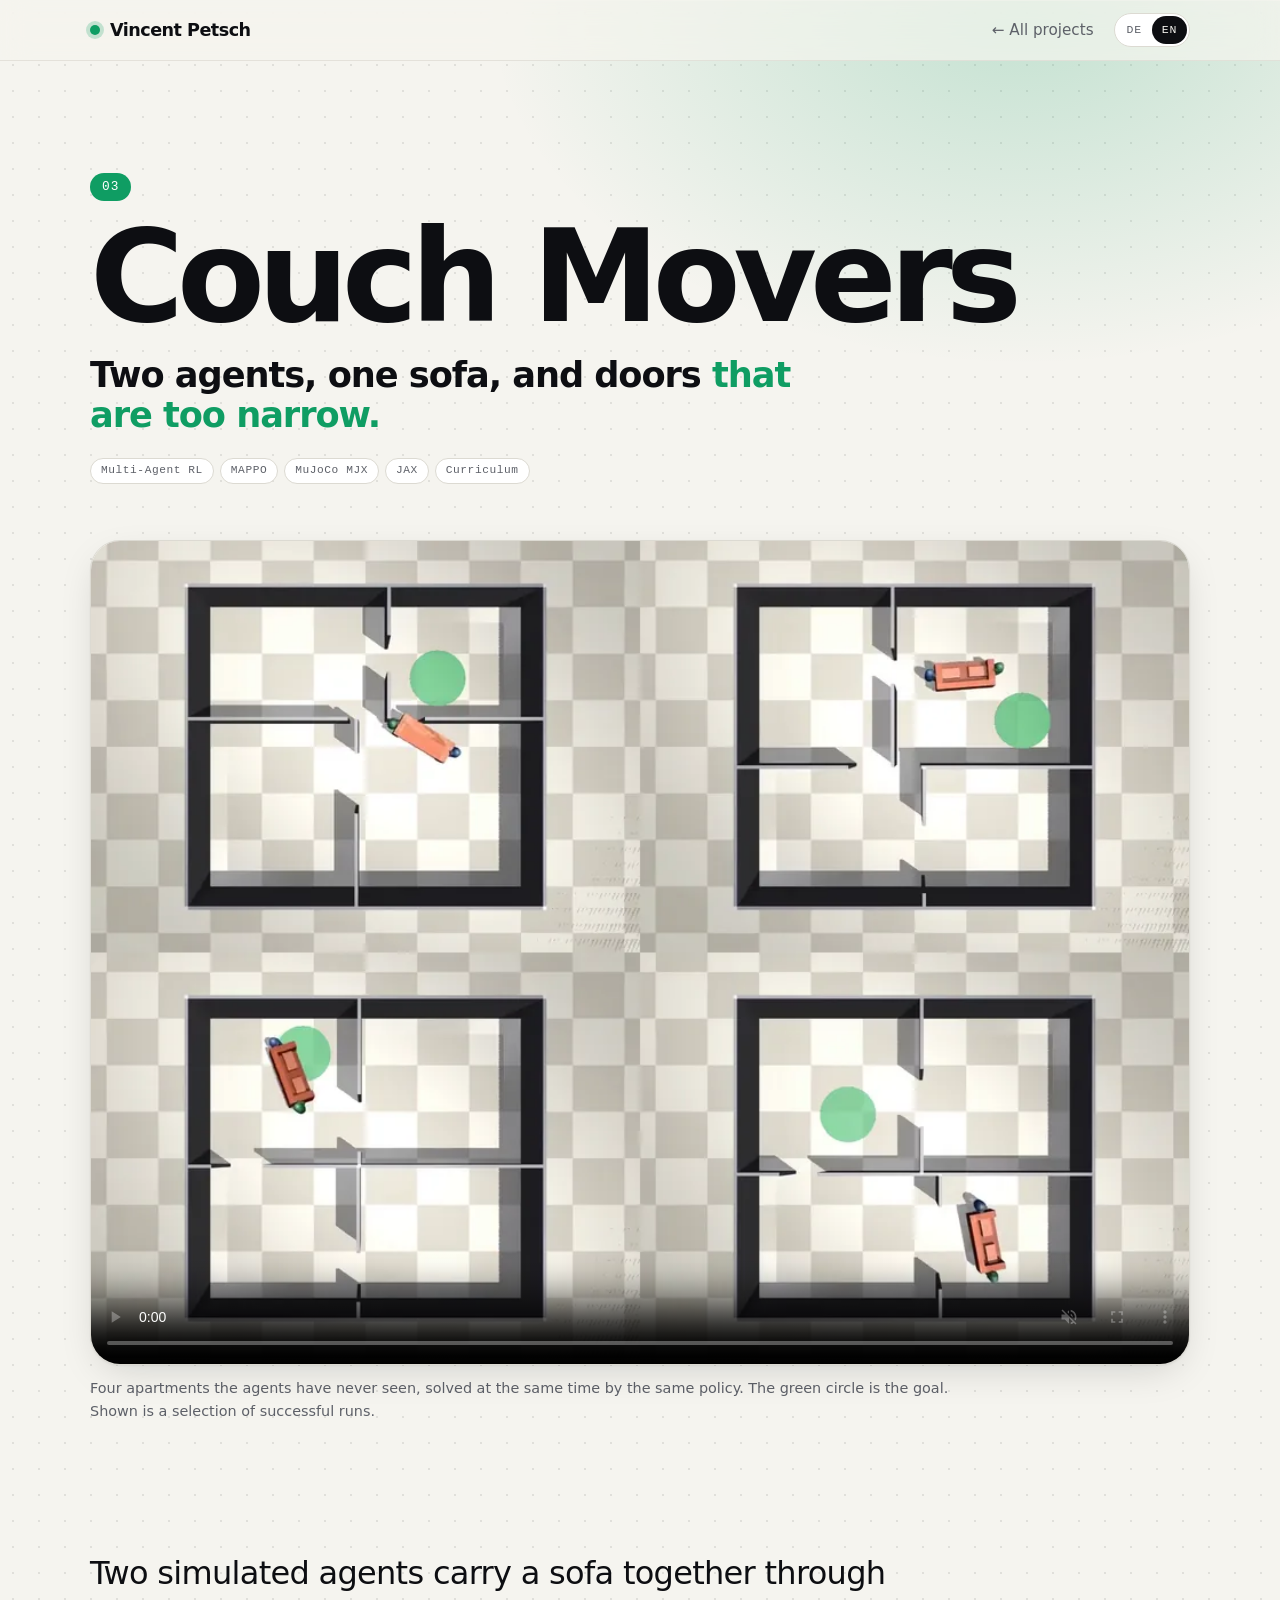
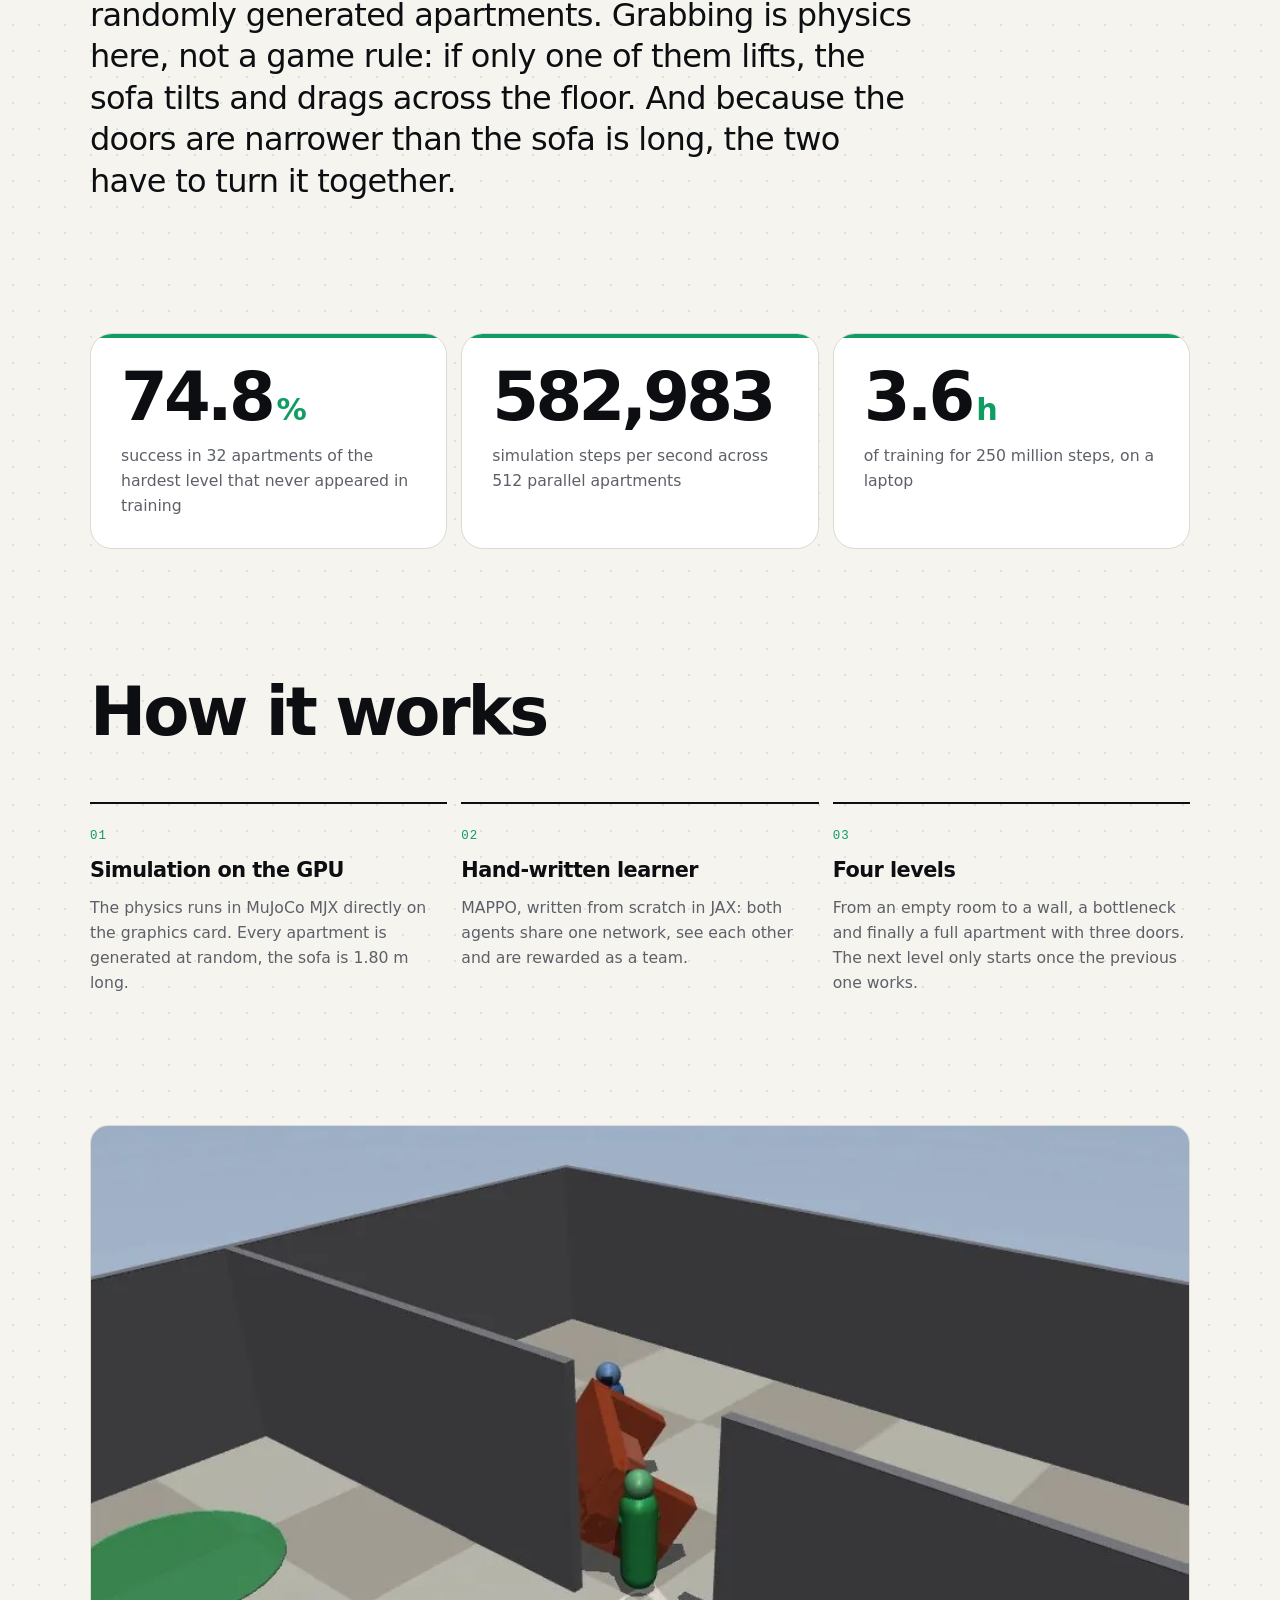
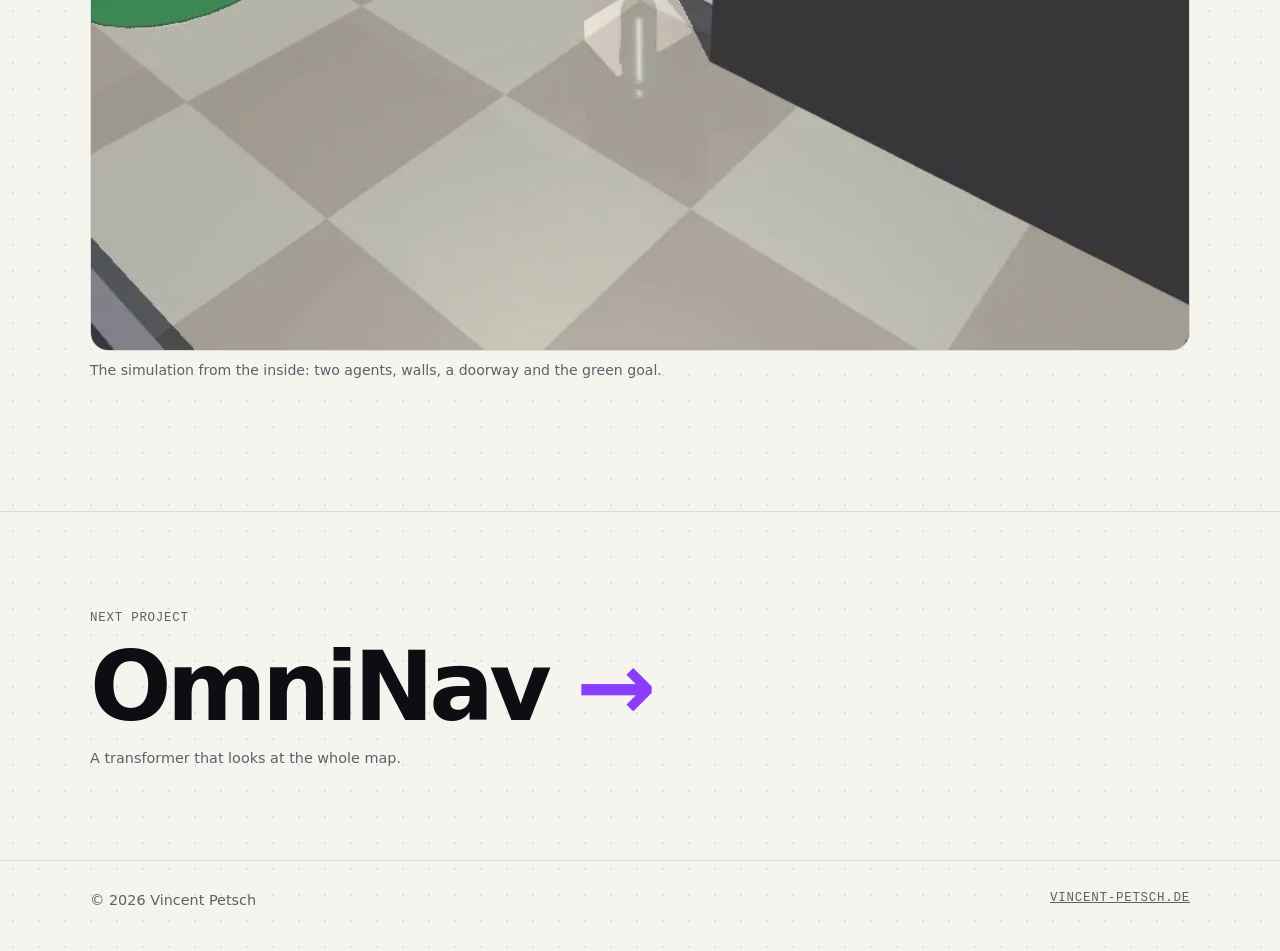
<file: projekte/couch-movers/index.html>
<!DOCTYPE html>
<html lang="de" data-lang="de"
      data-titel-de="Couch Movers – Vincent Petsch"
      data-titel-en="Couch Movers – Vincent Petsch">
<head>
  <meta charset="UTF-8">
  <meta name="viewport" content="width=device-width, initial-scale=1.0">
  <title>Couch Movers – Vincent Petsch</title>
  <meta name="description" content="Couch Movers: zwei simulierte Agenten lernen, gemeinsam ein Sofa durch zufällig erzeugte Wohnungen zu tragen.">
  <link rel="stylesheet" href="../../style.css">
  <script src="../../js/lang.js"></script>
</head>
<body class="projekt" data-basis="../../" data-slug="couch-movers" style="--akzent:#0f9d63">
  <div class="fortschritt"></div>

  <header class="kopf">
    <div class="wrap">
      <a class="logo" href="../../"><i></i>Vincent Petsch</a>
      <nav>
        <a href="../../#projekte"><span lang="de">← Alle Projekte</span><span lang="en">← All projects</span></a>
      </nav>
      <div class="sprache" role="group" aria-label="Sprache / Language">
        <button type="button" data-setlang="de" aria-pressed="true">DE</button>
        <button type="button" data-setlang="en" aria-pressed="false">EN</button>
      </div>
    </div>
  </header>

  <main>
    <section class="p-hero">
      <div class="wrap">
        <span class="p-nr">03</span>
        <h1>Couch Movers</h1>
        <p class="slogan rein">
          <span lang="de">Zwei Agenten, ein Sofa, und Türen, <em>die zu schmal sind.</em></span>
          <span lang="en">Two agents, one sofa, and doors <em>that are too narrow.</em></span>
        </p>
        <div class="chips rein" style="--d:.1s"><span>Multi-Agent RL</span><span>MAPPO</span><span>MuJoCo MJX</span><span>JAX</span><span>Curriculum</span></div>
      </div>
    </section>

    <section class="wrap">
      <div class="buehne rein">
        <video data-auto muted loop playsinline controls preload="none" poster="media/raster.webp" width="960" height="720">
          <source src="media/raster.mp4" type="video/mp4">
        </video>
      </div>
      <p class="unterzeile">
        <span lang="de">Vier Wohnungen, die die Agenten nie gesehen haben, gleichzeitig gelöst von derselben Policy. Der grüne Kreis ist das Ziel. Zu sehen ist eine Auswahl gelungener Durchläufe.</span>
        <span lang="en">Four apartments the agents have never seen, solved at the same time by the same policy. The green circle is the goal. Shown is a selection of successful runs.</span>
      </p>
    </section>

    <section class="abschnitt">
      <div class="wrap">
        <p class="text-gross rein">
          <span lang="de">Zwei simulierte Agenten tragen gemeinsam ein Sofa durch zufällig erzeugte Wohnungen. Greifen ist hier Physik und keine Spielregel: Packt nur einer an, kippt das Sofa und schleift über den Boden. Und weil die Türen schmaler sind als das Sofa lang ist, müssen die beiden es gemeinsam drehen.</span>
          <span lang="en">Two simulated agents carry a sofa together through randomly generated apartments. Grabbing is physics here, not a game rule: if only one of them lifts, the sofa tilts and drags across the floor. And because the doors are narrower than the sofa is long, the two have to turn it together.</span>
        </p>
      </div>
    </section>

    <section class="wrap">
      <div class="zahlen">
        <div class="kachel rein">
          <div class="wert"><span class="zahl" data-wert="78.1" data-dez="1">78,1</span><small>%</small></div>
          <p><span lang="de">Erfolg in 32 Wohnungen der schwersten Stufe, die im Training nie vorkamen</span><span lang="en">success in 32 apartments of the hardest level that never appeared in training</span></p>
        </div>
        <div class="kachel rein" style="--d:.1s">
          <div class="wert"><span class="zahl" data-wert="614912" data-dez="0">614.912</span></div>
          <p><span lang="de">Simulationsschritte pro Sekunde in 512 parallelen Wohnungen</span><span lang="en">simulation steps per second across 512 parallel apartments</span></p>
        </div>
        <div class="kachel rein" style="--d:.2s">
          <div class="wert"><span class="zahl" data-wert="3.8" data-dez="1">3,8</span><small>h</small></div>
          <p><span lang="de">Training für 250 Millionen Schritte, auf einem Laptop</span><span lang="en">of training for 250 million steps, on a laptop</span></p>
        </div>
      </div>
    </section>

    <section class="abschnitt">
      <div class="wrap">
        <div class="abschnitt-kopf rein">
          <h2><span lang="de">So funktioniert es</span><span lang="en">How it works</span></h2>
        </div>
        <div class="schritte">
          <div class="schritt rein">
            <h3><span lang="de">Simulation auf der GPU</span><span lang="en">Simulation on the GPU</span></h3>
            <p><span lang="de">Die Physik läuft in MuJoCo MJX direkt auf der Grafikkarte. Jede Wohnung wird zufällig erzeugt, das Sofa ist 1,80 m lang.</span><span lang="en">The physics runs in MuJoCo MJX directly on the graphics card. Every apartment is generated at random, the sofa is 1.80 m long.</span></p>
          </div>
          <div class="schritt rein" style="--d:.1s">
            <h3><span lang="de">Eigener Lernalgorithmus</span><span lang="en">Hand-written learner</span></h3>
            <p><span lang="de">MAPPO, selbst in JAX geschrieben: Beide Agenten teilen sich ein Netz, sehen einander und werden als Team belohnt.</span><span lang="en">MAPPO, written from scratch in JAX: both agents share one network, see each other and are rewarded as a team.</span></p>
          </div>
          <div class="schritt rein" style="--d:.2s">
            <h3><span lang="de">Vier Stufen</span><span lang="en">Four levels</span></h3>
            <p><span lang="de">Vom leeren Raum über eine Wand und eine Engstelle bis zur vollen Wohnung mit drei Türen. Die nächste Stufe kommt erst, wenn die vorige sitzt.</span><span lang="en">From an empty room to a wall, a bottleneck and finally a full apartment with three doors. The next level only starts once the previous one works.</span></p>
          </div>
        </div>
      </div>
    </section>

    <section class="wrap" style="padding-bottom:clamp(64px,11vw,130px)">
      <div class="galerie">
        <figure class="rein">
          <img src="media/szene.webp" width="960" height="720" loading="lazy"
               alt="3D-Ansicht der Simulation: zwei Agenten stehen in einer Wohnung, im Hintergrund eine Tür" >
          <figcaption>
            <span lang="de">Die Simulation von innen: zwei Agenten, Wände, Türöffnung und das grüne Ziel.</span>
            <span lang="en">The simulation from the inside: two agents, walls, a doorway and the green goal.</span>
          </figcaption>
        </figure>
      </div>
    </section>

    <a class="weiter" id="weiter" href="../../"></a>
  </main>

  <footer class="fuss">
    <div class="wrap">
      <span>© 2026 Vincent Petsch</span>
      <a class="mono" href="../../">vincent-petsch.de</a>
    </div>
  </footer>

  <script src="../projekte.js"></script>
  <script src="../../js/netz.js"></script>
  <script src="../../js/site.js"></script>
</body>
</html>
</file>
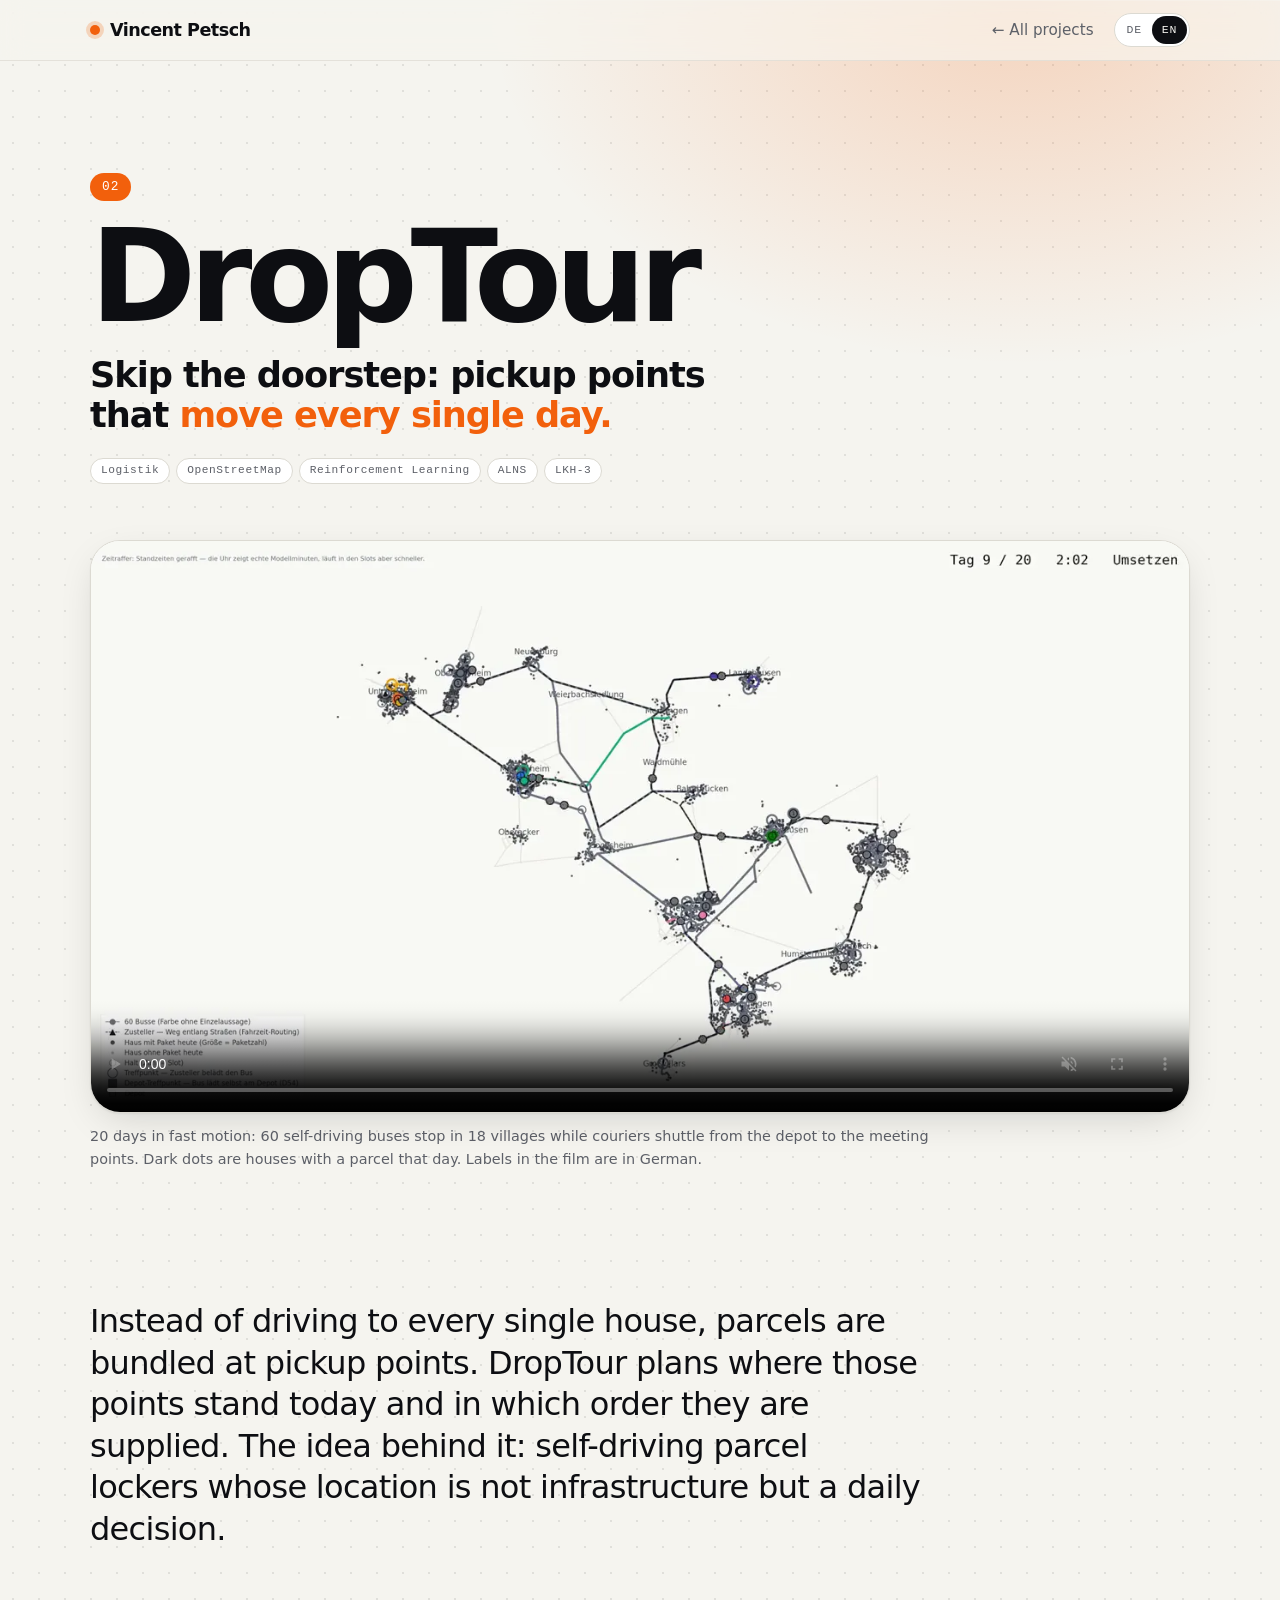
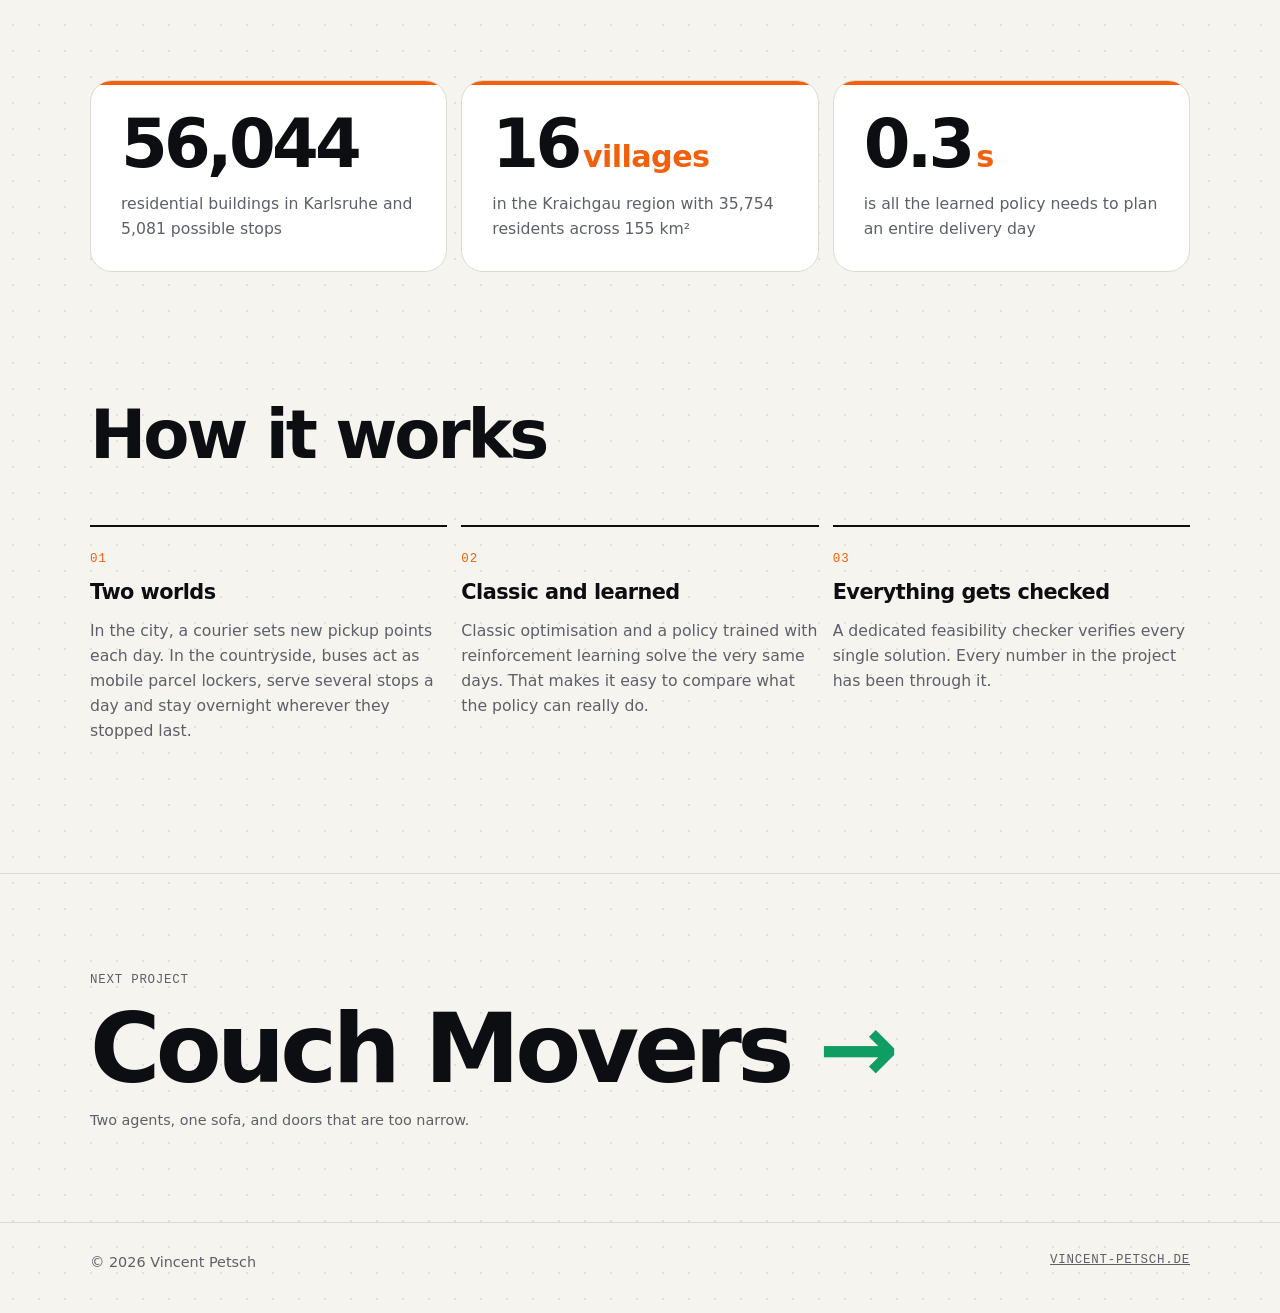
<file: projekte/droptour/index.html>
<!DOCTYPE html>
<html lang="de" data-lang="de"
      data-titel-de="DropTour – Vincent Petsch"
      data-titel-en="DropTour – Vincent Petsch">
<head>
  <meta charset="UTF-8">
  <meta name="viewport" content="width=device-width, initial-scale=1.0">
  <title>DropTour – Vincent Petsch</title>
  <meta name="description" content="DropTour: Abholpunkte für Pakete, die jeden Tag neu gesetzt werden – geplant auf echten Straßen- und Gehwegnetzen.">
  <link rel="stylesheet" href="../../style.css">
  <script src="../../js/lang.js"></script>
</head>
<body class="projekt" data-basis="../../" data-slug="droptour" style="--akzent:#f2600c">
  <div class="fortschritt"></div>

  <header class="kopf">
    <div class="wrap">
      <a class="logo" href="../../"><i></i>Vincent Petsch</a>
      <nav>
        <a href="../../#projekte"><span lang="de">← Alle Projekte</span><span lang="en">← All projects</span></a>
      </nav>
      <div class="sprache" role="group" aria-label="Sprache / Language">
        <button type="button" data-setlang="de" aria-pressed="true">DE</button>
        <button type="button" data-setlang="en" aria-pressed="false">EN</button>
      </div>
    </div>
  </header>

  <main>
    <section class="p-hero">
      <div class="wrap">
        <span class="p-nr">02</span>
        <h1>DropTour</h1>
        <p class="slogan rein">
          <span lang="de">Nicht jedes Haus anfahren: Abholpunkte, die <em>jeden Tag woanders</em> stehen.</span>
          <span lang="en">Skip the doorstep: pickup points that <em>move every single day.</em></span>
        </p>
        <div class="chips rein" style="--d:.1s"><span>Logistik</span><span>OpenStreetMap</span><span>Reinforcement Learning</span><span>ALNS</span><span>LKH-3</span></div>
      </div>
    </section>

    <section class="wrap">
      <div class="buehne rein">
        <video data-auto muted loop playsinline controls preload="none" poster="media/film.webp" width="1280" height="666">
          <source src="media/film.mp4" type="video/mp4">
        </video>
      </div>
      <p class="unterzeile">
        <span lang="de">20 Tage im Zeitraffer: 60 selbstfahrende Busse halten in 18 Dörfern, Zusteller pendeln vom Depot zu den Treffpunkten. Dunkle Punkte sind Häuser mit Paket an diesem Tag.</span>
        <span lang="en">20 days in fast motion: 60 self-driving buses stop in 18 villages while couriers shuttle from the depot to the meeting points. Dark dots are houses with a parcel that day. Labels in the film are in German.</span>
      </p>
    </section>

    <section class="abschnitt">
      <div class="wrap">
        <p class="text-gross rein">
          <span lang="de">Statt jedes Haus einzeln anzufahren, werden Pakete an Abholpunkten gebündelt. DropTour plant, wo diese Punkte heute stehen und in welcher Reihenfolge sie beliefert werden. Die Idee dahinter: selbstfahrende Paketstationen, deren Standort keine Infrastruktur ist, sondern eine Tagesentscheidung.</span>
          <span lang="en">Instead of driving to every single house, parcels are bundled at pickup points. DropTour plans where those points stand today and in which order they are supplied. The idea behind it: self-driving parcel lockers whose location is not infrastructure but a daily decision.</span>
        </p>
      </div>
    </section>

    <section class="wrap">
      <div class="zahlen">
        <div class="kachel rein">
          <div class="wert"><span class="zahl" data-wert="63491" data-dez="0">63.491</span></div>
          <p><span lang="de">Wohngebäude in Karlsruhe und 5.081 mögliche Halte</span><span lang="en">residential buildings in Karlsruhe and 5,081 possible stops</span></p>
        </div>
        <div class="kachel rein" style="--d:.1s">
          <div class="wert"><span class="zahl" data-wert="18" data-dez="0">18</span><small><span lang="de">Dörfer</span><span lang="en">villages</span></small></div>
          <p><span lang="de">im Kraichgau mit 35.754 Einwohnern, verteilt auf 155 km²</span><span lang="en">in the Kraichgau region with 35,754 residents across 155 km²</span></p>
        </div>
        <div class="kachel rein" style="--d:.2s">
          <div class="wert"><span class="zahl" data-wert="0.3" data-dez="1">0,3</span><small>s</small></div>
          <p><span lang="de">braucht die gelernte Policy, um einen ganzen Zustelltag zu planen</span><span lang="en">is all the learned policy needs to plan an entire delivery day</span></p>
        </div>
      </div>
    </section>

    <section class="abschnitt">
      <div class="wrap">
        <div class="abschnitt-kopf rein">
          <h2><span lang="de">So funktioniert es</span><span lang="en">How it works</span></h2>
        </div>
        <div class="schritte">
          <div class="schritt rein">
            <h3><span lang="de">Zwei Welten</span><span lang="en">Two worlds</span></h3>
            <p><span lang="de">In der Stadt setzt ein Zusteller täglich neue Abholpunkte. Auf dem Land fahren Busse als mobile Paketstationen mehrere Halte am Tag an und bleiben abends stehen, wo sie zuletzt waren.</span><span lang="en">In the city, a courier sets new pickup points each day. In the countryside, buses act as mobile parcel lockers, serve several stops a day and stay overnight wherever they stopped last.</span></p>
          </div>
          <div class="schritt rein" style="--d:.1s">
            <h3><span lang="de">Klassisch und gelernt</span><span lang="en">Classic and learned</span></h3>
            <p><span lang="de">Klassische Optimierung und eine per Reinforcement Learning trainierte Policy lösen dieselben Tage. So lässt sich direkt vergleichen, was die Policy wirklich kann.</span><span lang="en">Classic optimisation and a policy trained with reinforcement learning solve the very same days. That makes it easy to compare what the policy can really do.</span></p>
          </div>
          <div class="schritt rein" style="--d:.2s">
            <h3><span lang="de">Alles wird nachgeprüft</span><span lang="en">Everything gets checked</span></h3>
            <p><span lang="de">Ein eigener Zulässigkeits-Checker rechnet jede einzelne Lösung nach. Jede Zahl im Projekt ist dort durchgelaufen.</span><span lang="en">A dedicated feasibility checker verifies every single solution. Every number in the project has been through it.</span></p>
          </div>
        </div>
      </div>
    </section>

    <a class="weiter" id="weiter" href="../../"></a>
  </main>

  <footer class="fuss">
    <div class="wrap">
      <span>© 2026 Vincent Petsch</span>
      <a class="mono" href="../../">vincent-petsch.de</a>
    </div>
  </footer>

  <script src="../projekte.js"></script>
  <script src="../../js/netz.js"></script>
  <script src="../../js/site.js"></script>
</body>
</html>
</file>
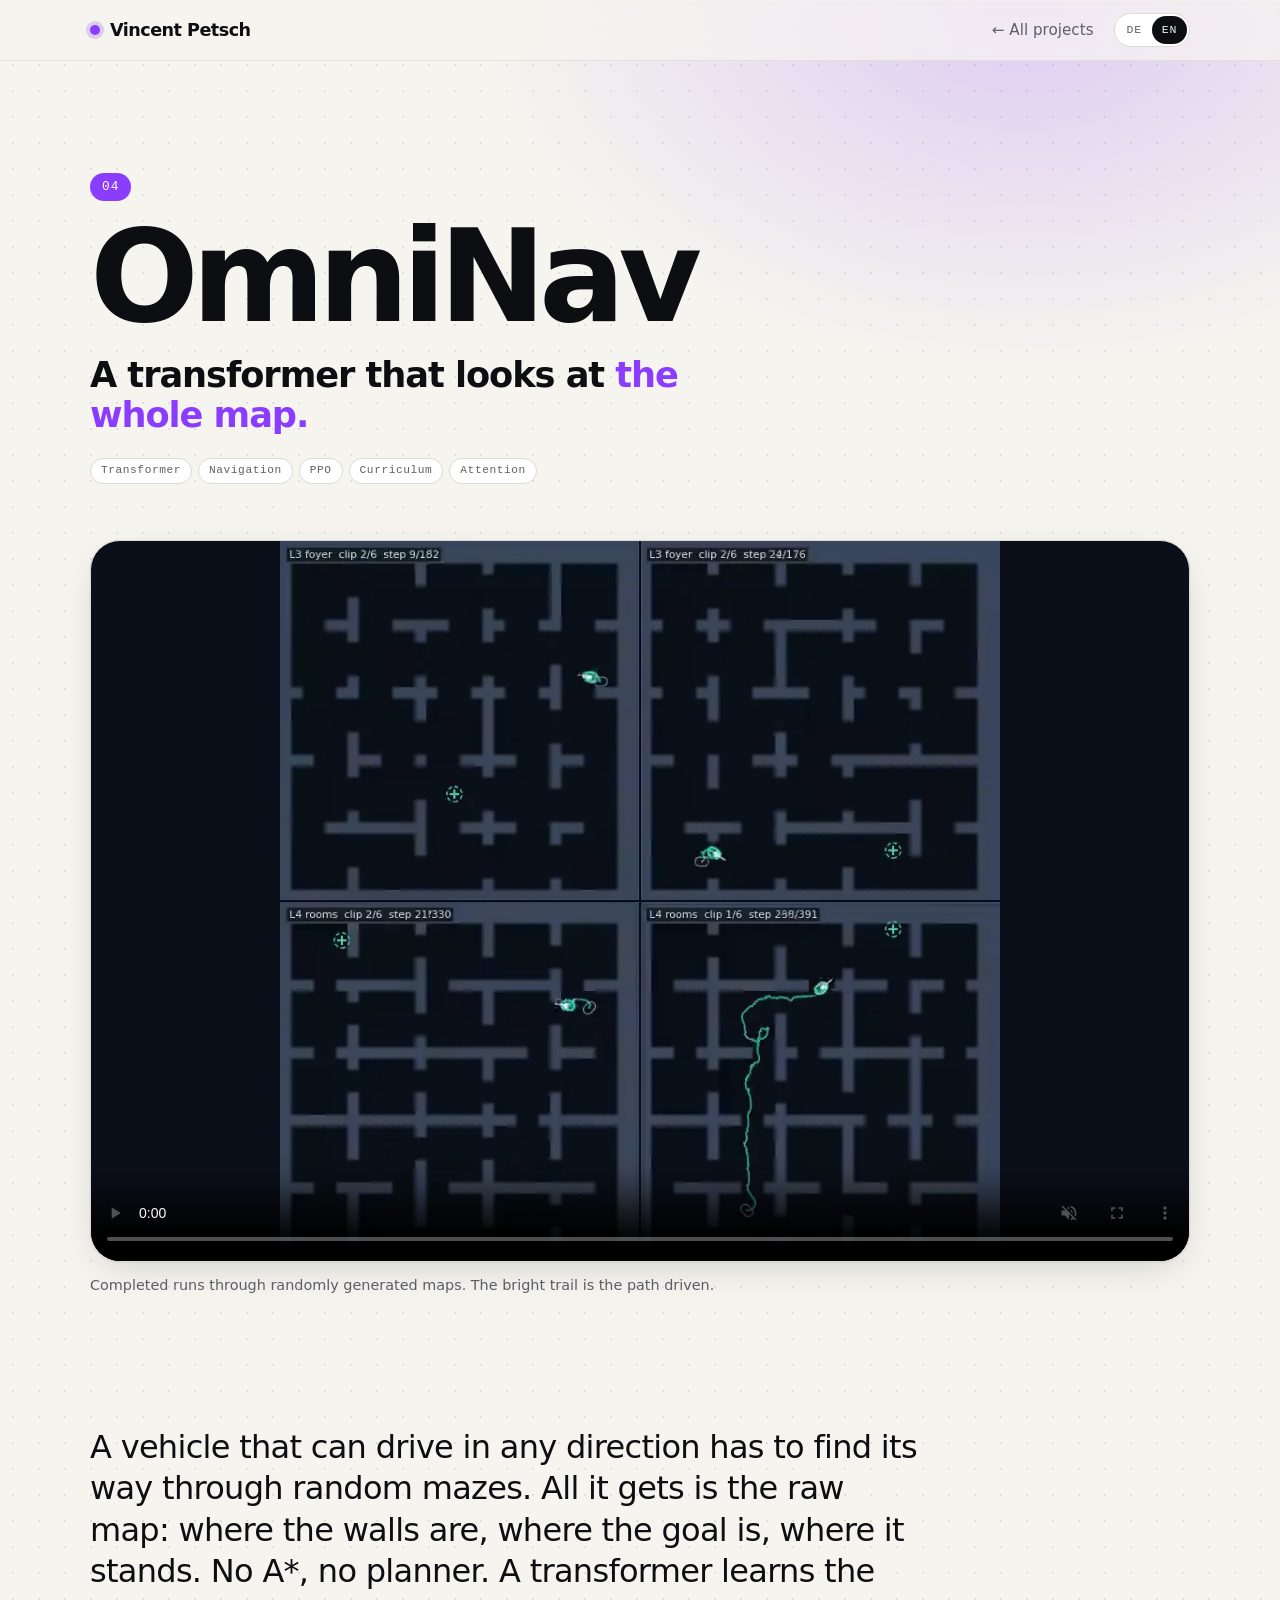
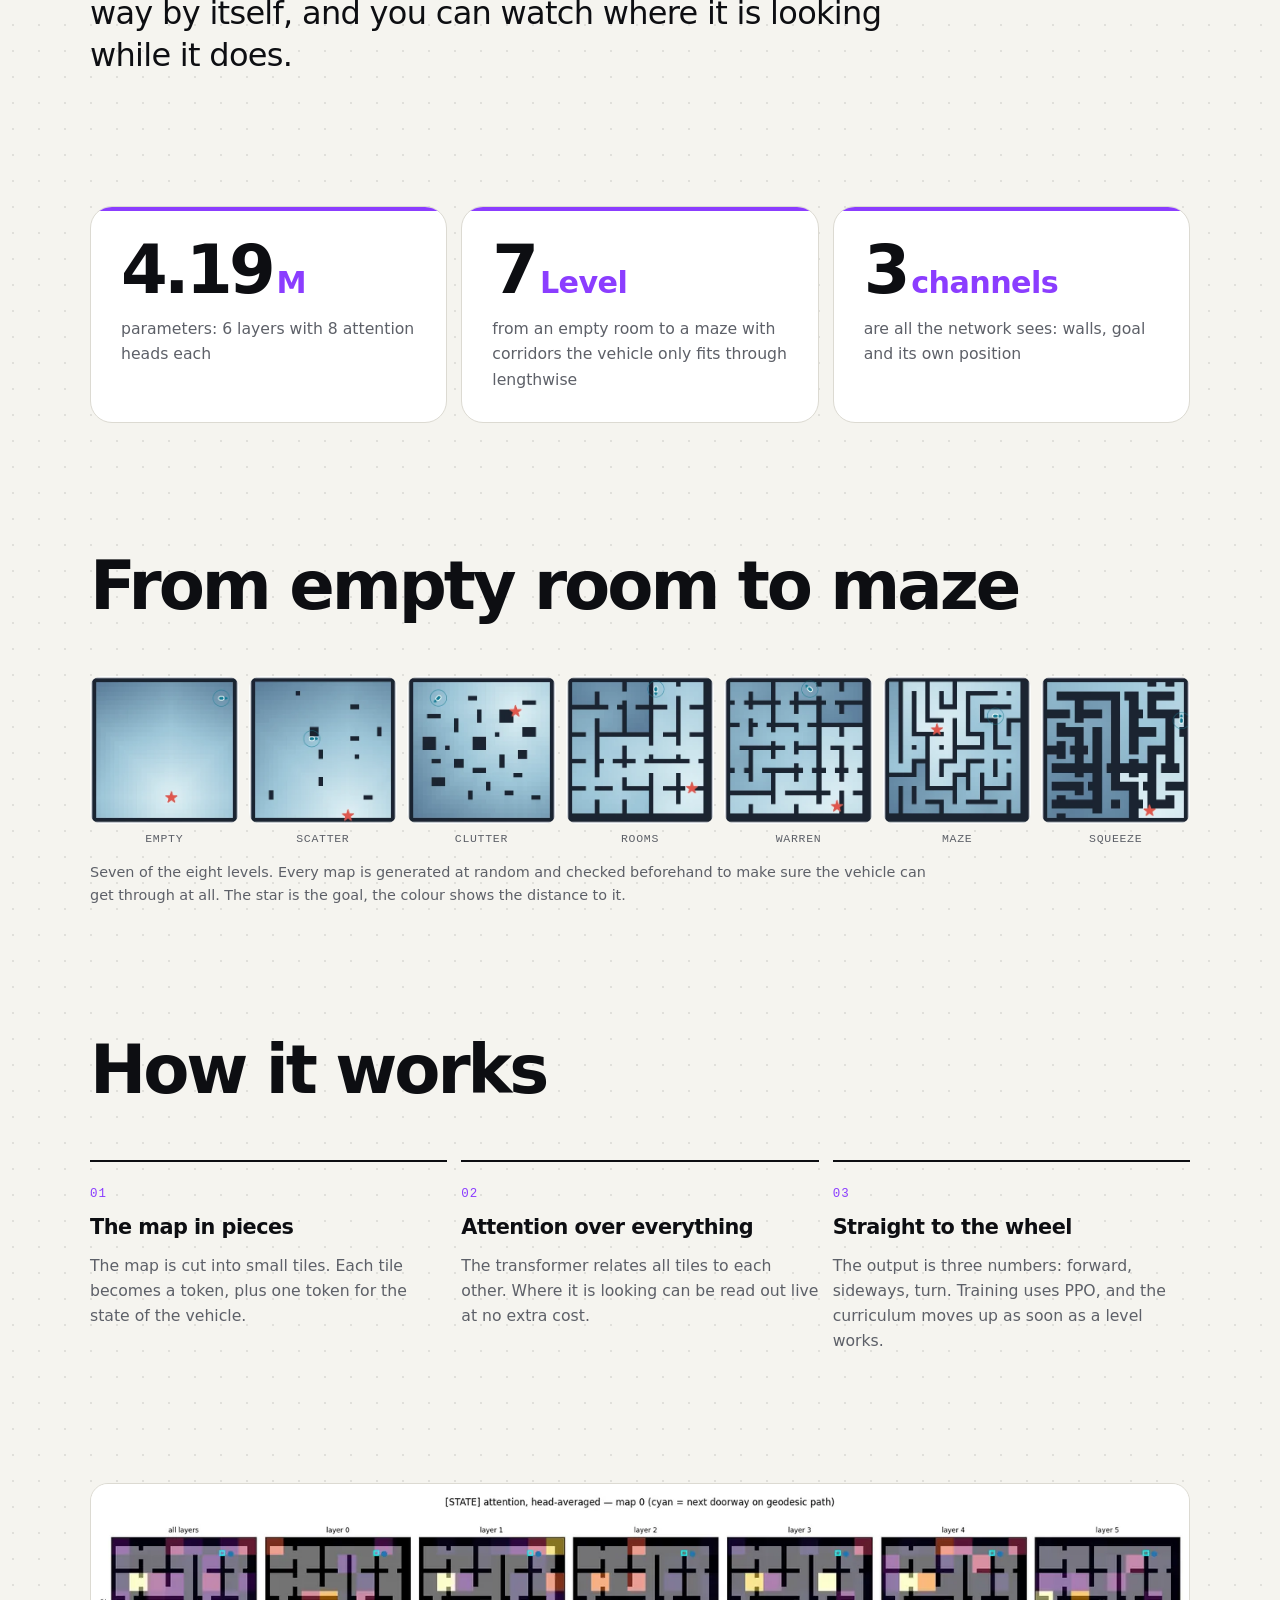
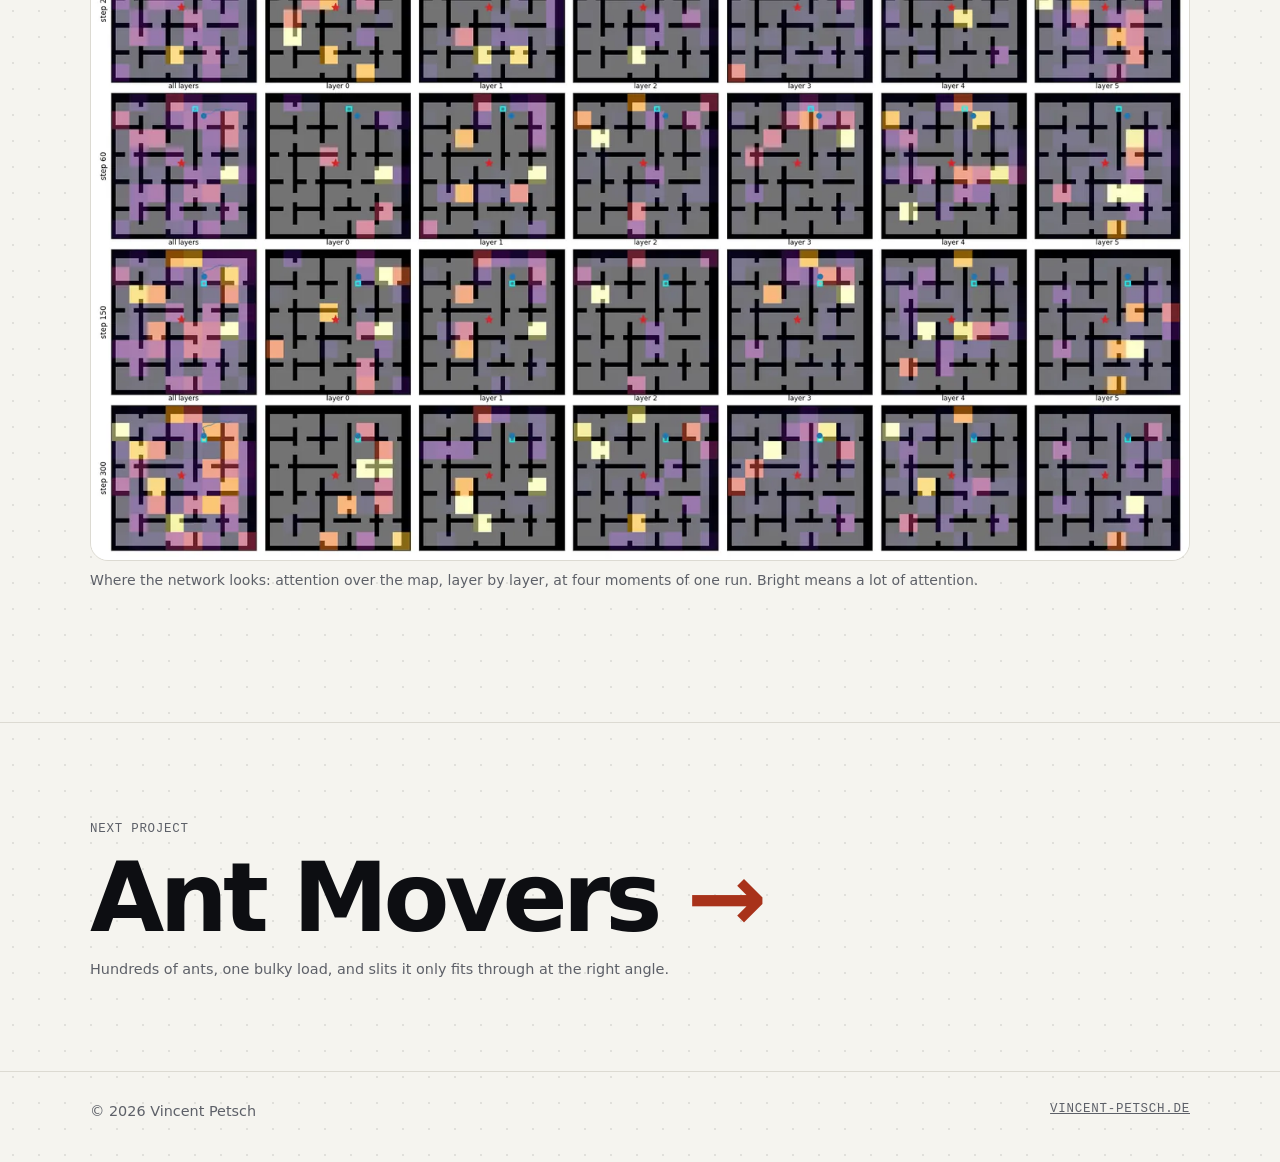
<file: projekte/omninav/index.html>
<!DOCTYPE html>
<html lang="de" data-lang="de"
      data-titel-de="OmniNav – Vincent Petsch"
      data-titel-en="OmniNav – Vincent Petsch">
<head>
  <meta charset="UTF-8">
  <meta name="viewport" content="width=device-width, initial-scale=1.0">
  <title>OmniNav – Vincent Petsch</title>
  <meta name="description" content="OmniNav: ein Transformer lernt, ein Fahrzeug nur anhand der rohen Karte durch zufällige Labyrinthe zu steuern.">
  <link rel="stylesheet" href="../../style.css">
  <script src="../../js/lang.js"></script>
</head>
<body class="projekt" data-basis="../../" data-slug="omninav" style="--akzent:#8b3dff">
  <div class="fortschritt"></div>

  <header class="kopf">
    <div class="wrap">
      <a class="logo" href="../../"><i></i>Vincent Petsch</a>
      <nav>
        <a href="../../#projekte"><span lang="de">← Alle Projekte</span><span lang="en">← All projects</span></a>
      </nav>
      <div class="sprache" role="group" aria-label="Sprache / Language">
        <button type="button" data-setlang="de" aria-pressed="true">DE</button>
        <button type="button" data-setlang="en" aria-pressed="false">EN</button>
      </div>
    </div>
  </header>

  <main>
    <section class="p-hero">
      <div class="wrap">
        <span class="p-nr">04</span>
        <h1>OmniNav</h1>
        <p class="slogan rein">
          <span lang="de">Ein Transformer, der auf <em>die ganze Karte</em> schaut.</span>
          <span lang="en">A transformer that looks at <em>the whole map.</em></span>
        </p>
        <div class="chips rein" style="--d:.1s"><span>Transformer</span><span>Navigation</span><span>PPO</span><span>Curriculum</span><span>Attention</span></div>
      </div>
    </section>

    <section class="wrap">
      <div class="buehne dunkel quadrat rein">
        <video data-auto muted loop playsinline controls preload="none" poster="media/episoden.webp" width="768" height="768">
          <source src="media/episoden.mp4" type="video/mp4">
        </video>
      </div>
      <p class="unterzeile">
        <span lang="de">Geschaffte Fahrten durch zufällig erzeugte Karten. Die helle Spur ist der gefahrene Weg.</span>
        <span lang="en">Completed runs through randomly generated maps. The bright trail is the path driven.</span>
      </p>
    </section>

    <section class="abschnitt">
      <div class="wrap">
        <p class="text-gross rein">
          <span lang="de">Ein Fahrzeug, das in alle Richtungen fahren kann, soll durch zufällige Labyrinthe ans Ziel finden. Es bekommt nur die rohe Karte: wo Wände sind, wo das Ziel liegt, wo es selbst steht. Kein A*, kein Planer. Ein Transformer lernt den Weg selbst, und man kann ihm dabei zusehen, wohin er schaut.</span>
          <span lang="en">A vehicle that can drive in any direction has to find its way through random mazes. All it gets is the raw map: where the walls are, where the goal is, where it stands. No A*, no planner. A transformer learns the way by itself, and you can watch where it is looking while it does.</span>
        </p>
      </div>
    </section>

    <section class="wrap">
      <div class="zahlen">
        <div class="kachel rein">
          <div class="wert"><span class="zahl" data-wert="4.75" data-dez="2">4,75</span><small><span lang="de">Mio.</span><span lang="en">M</span></small></div>
          <p><span lang="de">Parameter: 6 Schichten mit je 8 Attention-Köpfen</span><span lang="en">parameters: 6 layers with 8 attention heads each</span></p>
        </div>
        <div class="kachel rein" style="--d:.1s">
          <div class="wert"><span class="zahl" data-wert="8" data-dez="0">8</span><small>Level</small></div>
          <p><span lang="de">vom leeren Raum bis zum Labyrinth mit Gängen, durch die das Fahrzeug nur längs passt</span><span lang="en">from an empty room to a maze with corridors the vehicle only fits through lengthwise</span></p>
        </div>
        <div class="kachel rein" style="--d:.2s">
          <div class="wert"><span class="zahl" data-wert="3" data-dez="0">3</span><small><span lang="de">Kanäle</span><span lang="en">channels</span></small></div>
          <p><span lang="de">sind alles, was das Netz sieht: Wände, Ziel und die eigene Position</span><span lang="en">are all the network sees: walls, goal and its own position</span></p>
        </div>
      </div>
    </section>

    <section class="abschnitt">
      <div class="wrap">
        <div class="abschnitt-kopf rein">
          <h2><span lang="de">Vom leeren Raum zum Labyrinth</span><span lang="en">From empty room to maze</span></h2>
        </div>
        <div class="level">
          <figure class="rein"><img src="media/level1.webp" width="335" height="335" loading="lazy" alt="Level empty: leerer Raum"><figcaption>empty</figcaption></figure>
          <figure class="rein" style="--d:.05s"><img src="media/level2.webp" width="335" height="334" loading="lazy" alt="Level scatter: wenige verstreute Hindernisse"><figcaption>scatter</figcaption></figure>
          <figure class="rein" style="--d:.1s"><img src="media/level3.webp" width="335" height="335" loading="lazy" alt="Level clutter: viele Hindernisse"><figcaption>clutter</figcaption></figure>
          <figure class="rein" style="--d:.15s"><img src="media/level4.webp" width="335" height="335" loading="lazy" alt="Level rooms: Zimmer mit Türen"><figcaption>rooms</figcaption></figure>
          <figure class="rein" style="--d:.2s"><img src="media/level5.webp" width="335" height="335" loading="lazy" alt="Level warren: viele kleine Kammern"><figcaption>warren</figcaption></figure>
          <figure class="rein" style="--d:.25s"><img src="media/level6.webp" width="335" height="334" loading="lazy" alt="Level maze: Labyrinth"><figcaption>maze</figcaption></figure>
          <figure class="rein" style="--d:.3s"><img src="media/level7.webp" width="335" height="335" loading="lazy" alt="Level squeeze: sehr enge Gänge"><figcaption>squeeze</figcaption></figure>
        </div>
        <p class="unterzeile rein">
          <span lang="de">Sieben der acht Level. Jede Karte wird zufällig erzeugt und vorab geprüft, ob das Fahrzeug überhaupt durchkommt. Der Stern ist das Ziel, die Farbe zeigt den Abstand dorthin.</span>
          <span lang="en">Seven of the eight levels. Every map is generated at random and checked beforehand to make sure the vehicle can get through at all. The star is the goal, the colour shows the distance to it.</span>
        </p>
      </div>
    </section>

    <section class="wrap">
      <div class="abschnitt-kopf rein">
        <h2><span lang="de">So funktioniert es</span><span lang="en">How it works</span></h2>
      </div>
      <div class="schritte">
        <div class="schritt rein">
          <h3><span lang="de">Karte in Stücken</span><span lang="en">The map in pieces</span></h3>
          <p><span lang="de">Die Karte wird in kleine Kacheln zerlegt. Jede Kachel wird zu einem Token, dazu kommt ein Token für den Zustand des Fahrzeugs.</span><span lang="en">The map is cut into small tiles. Each tile becomes a token, plus one token for the state of the vehicle.</span></p>
        </div>
        <div class="schritt rein" style="--d:.1s">
          <h3><span lang="de">Attention über alles</span><span lang="en">Attention over everything</span></h3>
          <p><span lang="de">Der Transformer setzt alle Kacheln zueinander in Beziehung. Wohin er dabei schaut, lässt sich ohne Mehrkosten live mitlesen.</span><span lang="en">The transformer relates all tiles to each other. Where it is looking can be read out live at no extra cost.</span></p>
        </div>
        <div class="schritt rein" style="--d:.2s">
          <h3><span lang="de">Direkt ans Lenkrad</span><span lang="en">Straight to the wheel</span></h3>
          <p><span lang="de">Am Ende stehen drei Zahlen: vorwärts, seitwärts, drehen. Gelernt wird mit PPO, und das Curriculum schaltet hoch, sobald ein Level sitzt.</span><span lang="en">The output is three numbers: forward, sideways, turn. Training uses PPO, and the curriculum moves up as soon as a level works.</span></p>
        </div>
      </div>
    </section>

    <section class="abschnitt">
      <div class="wrap">
        <div class="galerie">
          <figure class="rein">
            <img src="media/attention.webp" width="1400" height="862" loading="lazy"
                 alt="Raster aus Karten mit farbigen Überlagerungen, die zeigen, auf welche Kartenbereiche das Netz in jeder Schicht achtet">
            <figcaption>
              <span lang="de">Wohin das Netz schaut: Attention über die Karte, Schicht für Schicht, zu vier Zeitpunkten einer Fahrt. Hell bedeutet viel Aufmerksamkeit.</span>
              <span lang="en">Where the network looks: attention over the map, layer by layer, at four moments of one run. Bright means a lot of attention.</span>
            </figcaption>
          </figure>
        </div>
      </div>
    </section>

    <a class="weiter" id="weiter" href="../../"></a>
  </main>

  <footer class="fuss">
    <div class="wrap">
      <span>© 2026 Vincent Petsch</span>
      <a class="mono" href="../../">vincent-petsch.de</a>
    </div>
  </footer>

  <script src="../projekte.js"></script>
  <script src="../../js/netz.js"></script>
  <script src="../../js/site.js"></script>
</body>
</html>
</file>
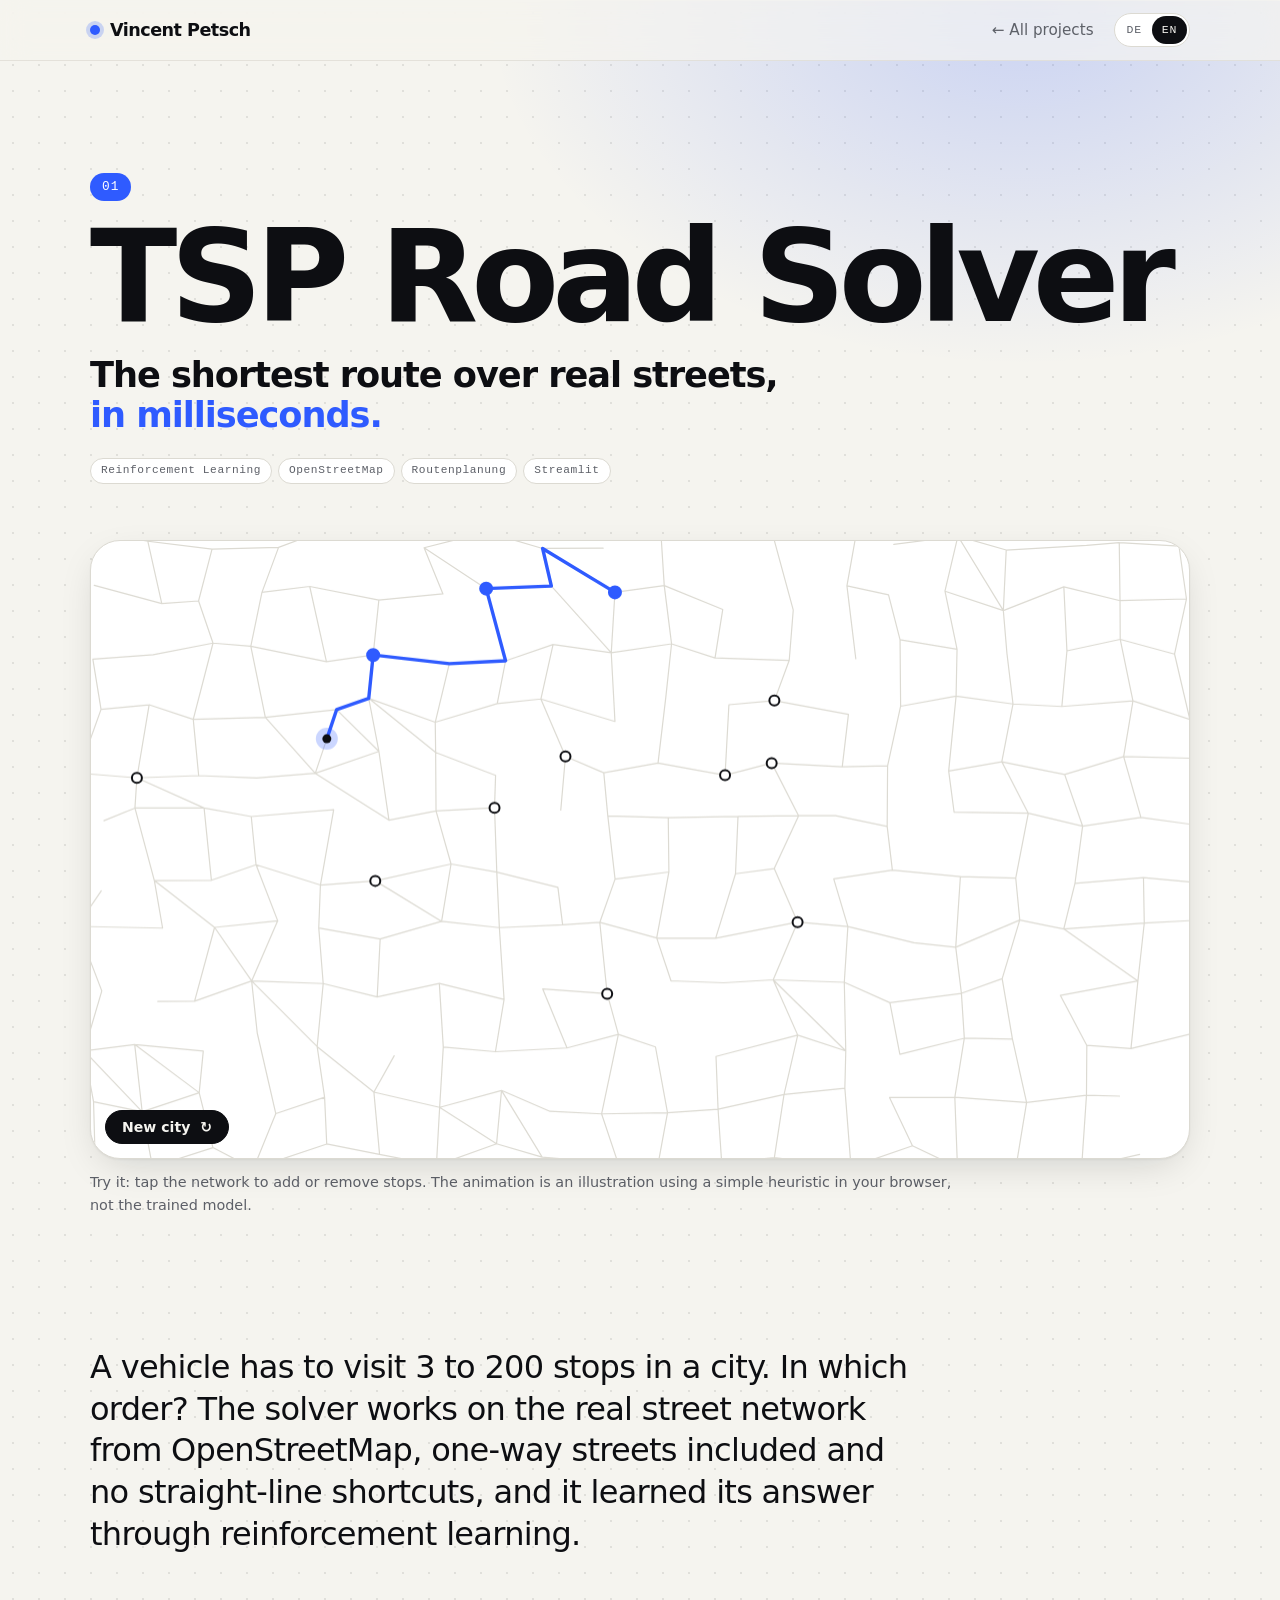
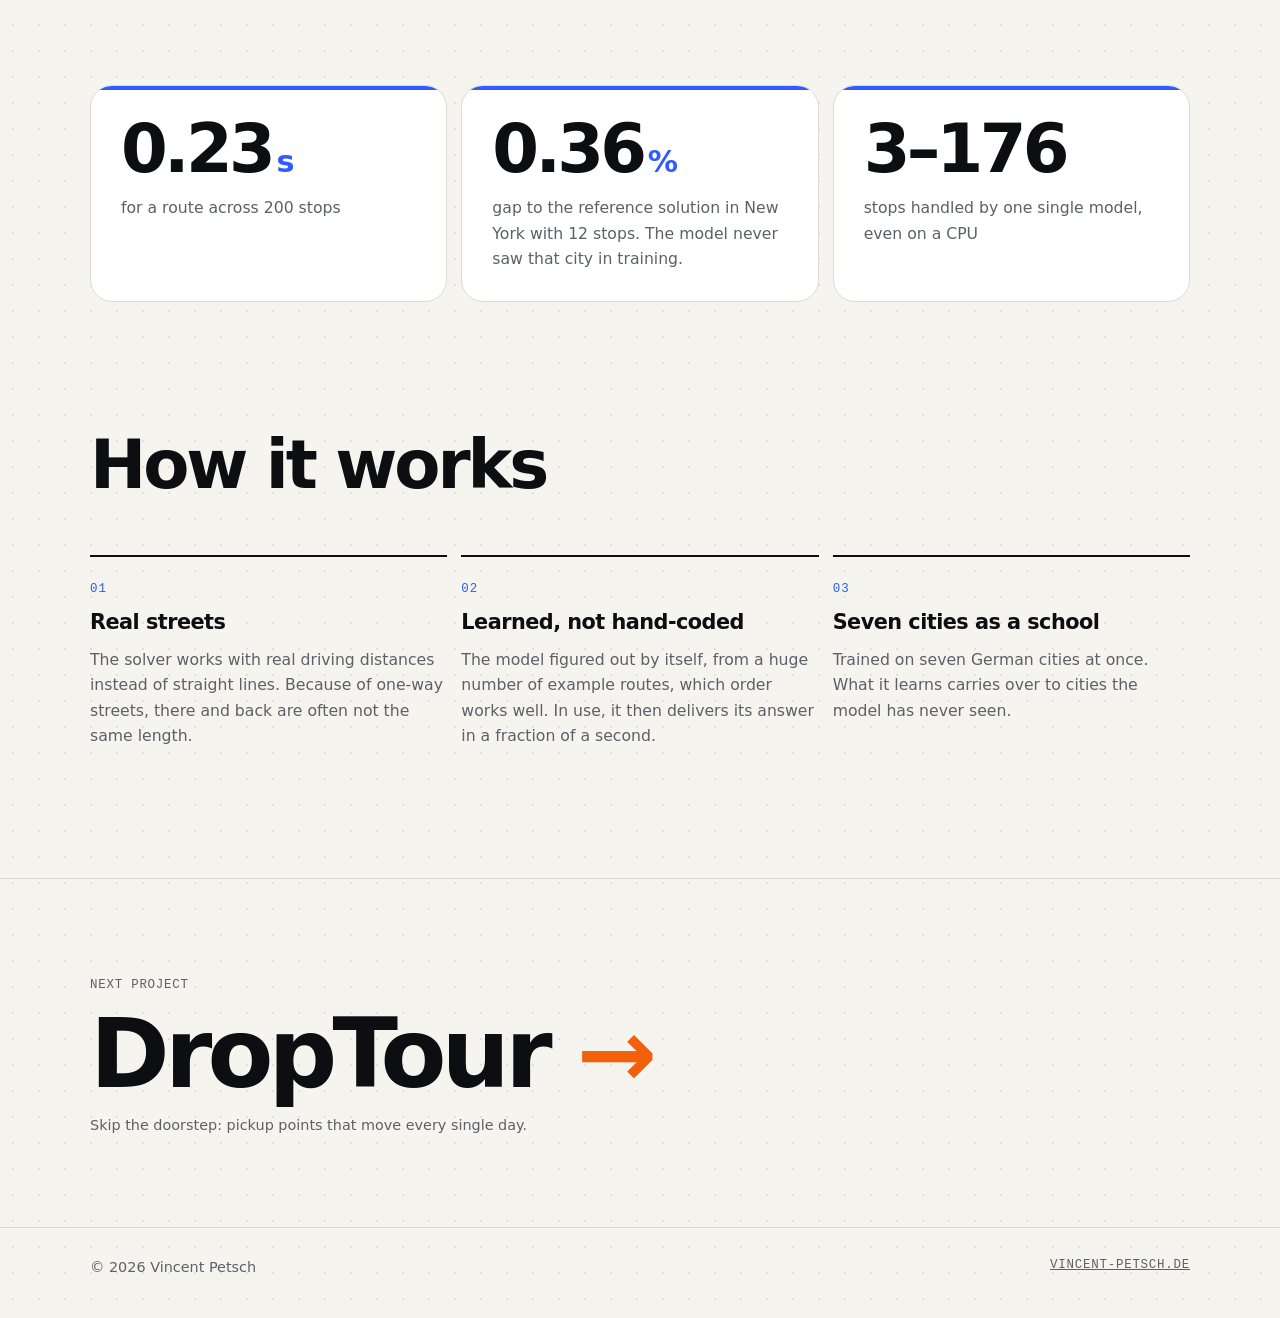
<file: projekte/tsp-road-solver/index.html>
<!DOCTYPE html>
<html lang="de" data-lang="de"
      data-titel-de="TSP Road Solver – Vincent Petsch"
      data-titel-en="TSP Road Solver – Vincent Petsch">
<head>
  <meta charset="UTF-8">
  <meta name="viewport" content="width=device-width, initial-scale=1.0">
  <title>TSP Road Solver – Vincent Petsch</title>
  <meta name="description" content="TSP Road Solver: kürzeste Routen über echte Straßennetze aus OpenStreetMap, gelernt per Reinforcement Learning.">
  <link rel="stylesheet" href="../../style.css">
  <script src="../../js/lang.js"></script>
</head>
<body class="projekt" data-basis="../../" data-slug="tsp-road-solver" style="--akzent:#2f5bff">
  <div class="fortschritt"></div>

  <header class="kopf">
    <div class="wrap">
      <a class="logo" href="../../"><i></i>Vincent Petsch</a>
      <nav>
        <a href="../../#projekte"><span lang="de">← Alle Projekte</span><span lang="en">← All projects</span></a>
      </nav>
      <div class="sprache" role="group" aria-label="Sprache / Language">
        <button type="button" data-setlang="de" aria-pressed="true">DE</button>
        <button type="button" data-setlang="en" aria-pressed="false">EN</button>
      </div>
    </div>
  </header>

  <main>
    <section class="p-hero">
      <div class="wrap">
        <span class="p-nr">01</span>
        <h1>TSP Road Solver</h1>
        <p class="slogan rein">
          <span lang="de">Kürzeste Route über echte Straßen, <em>in Millisekunden.</em></span>
          <span lang="en">The shortest route over real streets, <em>in milliseconds.</em></span>
        </p>
        <div class="chips rein" style="--d:.1s"><span>Reinforcement Learning</span><span>OpenStreetMap</span><span>Routenplanung</span><span>Streamlit</span></div>
      </div>
    </section>

    <section class="wrap">
      <div class="buehne rein">
        <canvas class="netz" id="demo" data-netz data-interaktiv data-zelle="58" data-ziele="12"
                role="img" aria-label="Animation: eine Route verbindet Zielpunkte entlang eines Straßennetzes"></canvas>
        <div class="buehne-leiste">
          <button class="knopf" type="button" data-netz-neu="demo"><span lang="de">Neue Stadt</span><span lang="en">New city</span> <span class="pfeil">↻</span></button>
        </div>
      </div>
      <p class="unterzeile">
        <span lang="de">Zum Ausprobieren: Tippe ins Netz, um Ziele zu setzen oder zu entfernen. Die Animation ist eine Illustration mit einer einfachen Heuristik im Browser, nicht das trainierte Modell.</span>
        <span lang="en">Try it: tap the network to add or remove stops. The animation is an illustration using a simple heuristic in your browser, not the trained model.</span>
      </p>
    </section>

    <section class="abschnitt">
      <div class="wrap">
        <p class="text-gross rein">
          <span lang="de">Ein Fahrzeug soll 3 bis 200 Ziele in einer Stadt abfahren. In welcher Reihenfolge? Der Solver rechnet auf dem echten Straßennetz aus OpenStreetMap, mit Einbahnstraßen und ohne Luftlinien-Abkürzungen, und hat die Antwort per Reinforcement Learning gelernt.</span>
          <span lang="en">A vehicle has to visit 3 to 200 stops in a city. In which order? The solver works on the real street network from OpenStreetMap, one-way streets included and no straight-line shortcuts, and it learned its answer through reinforcement learning.</span>
        </p>
      </div>
    </section>

    <section class="wrap">
      <div class="zahlen">
        <div class="kachel rein">
          <div class="wert"><span class="zahl" data-wert="0.26" data-dez="2">0,26</span><small>s</small></div>
          <p><span lang="de">für eine Route über 200 Ziele</span><span lang="en">for a route across 200 stops</span></p>
        </div>
        <div class="kachel rein" style="--d:.1s">
          <div class="wert"><span class="zahl" data-wert="0.41" data-dez="2">0,41</span><small>%</small></div>
          <p><span lang="de">Abstand zur Referenzlösung in New York bei 12 Zielen. Die Stadt kam im Training nie vor.</span><span lang="en">gap to the reference solution in New York with 12 stops. The model never saw that city in training.</span></p>
        </div>
        <div class="kachel rein" style="--d:.2s">
          <div class="wert">3–<span class="zahl" data-wert="200" data-dez="0">200</span></div>
          <p><span lang="de">Ziele mit einem einzigen Modell, auch auf der CPU</span><span lang="en">stops handled by one single model, even on a CPU</span></p>
        </div>
      </div>
    </section>

    <section class="abschnitt">
      <div class="wrap">
        <div class="abschnitt-kopf rein">
          <h2><span lang="de">So funktioniert es</span><span lang="en">How it works</span></h2>
        </div>
        <div class="schritte">
          <div class="schritt rein">
            <h3><span lang="de">Echte Straßen</span><span lang="en">Real streets</span></h3>
            <p><span lang="de">Gerechnet wird mit echten Fahrstrecken statt Luftlinie. Hin- und Rückweg sind wegen Einbahnstraßen oft verschieden lang.</span><span lang="en">The solver works with real driving distances instead of straight lines. Because of one-way streets, there and back are often not the same length.</span></p>
          </div>
          <div class="schritt rein" style="--d:.1s">
            <h3><span lang="de">Gelernt statt programmiert</span><span lang="en">Learned, not hand-coded</span></h3>
            <p><span lang="de">Das Modell hat an sehr vielen Beispielrouten selbst herausgefunden, welche Reihenfolge gut ist. Im Einsatz liefert es die Antwort dann in Sekundenbruchteilen.</span><span lang="en">The model figured out by itself, from a huge number of example routes, which order works well. In use, it then delivers its answer in a fraction of a second.</span></p>
          </div>
          <div class="schritt rein" style="--d:.2s">
            <h3><span lang="de">Sieben Städte als Schule</span><span lang="en">Seven cities as a school</span></h3>
            <p><span lang="de">Trainiert auf sieben deutschen Städten gleichzeitig. Das Gelernte überträgt sich auf Städte, die das Modell nie gesehen hat.</span><span lang="en">Trained on seven German cities at once. What it learns carries over to cities the model has never seen.</span></p>
          </div>
        </div>
      </div>
    </section>

    <a class="weiter" id="weiter" href="../../"></a>
  </main>

  <footer class="fuss">
    <div class="wrap">
      <span>© 2026 Vincent Petsch</span>
      <a class="mono" href="../../">vincent-petsch.de</a>
    </div>
  </footer>

  <script src="../projekte.js"></script>
  <script src="../../js/netz.js"></script>
  <script src="../../js/site.js"></script>
</body>
</html>
</file>
<file: style.css>
/* vincent-petsch.de – gemeinsames Stylesheet für Startseite und Projektseiten */

:root {
  --bg: #f5f4ef;
  --surface: #ffffff;
  --fg: #0d0e12;
  --muted: #5d6068;
  --line: #dcdad2;
  --accent: #2f5bff;
  --shadow: 0 1px 2px rgba(13, 14, 18, .05), 0 12px 40px -12px rgba(13, 14, 18, .18);
  --sans: "Segoe UI Variable Display", "Inter", "Segoe UI", system-ui, -apple-system, "Helvetica Neue", Arial, sans-serif;
  --mono: ui-monospace, "Cascadia Code", "SF Mono", Menlo, Consolas, monospace;
  --breite: 1180px;
  --rand: clamp(16px, 4vw, 40px);
  color-scheme: light dark;
}

@media (prefers-color-scheme: dark) {
  :root {
    --bg: #0c0d10;
    --surface: #15171c;
    --fg: #f1f1ee;
    --muted: #9a9da6;
    --line: #272a31;
    --accent: #7d97ff;
    --shadow: 0 1px 2px rgba(0, 0, 0, .4), 0 16px 48px -16px rgba(0, 0, 0, .7);
  }
}

@view-transition { navigation: auto; }

* { box-sizing: border-box; }

html { scroll-behavior: smooth; -webkit-text-size-adjust: 100%; }

body {
  margin: 0;
  background-color: var(--bg);
  background-image: radial-gradient(color-mix(in srgb, var(--fg) 9%, transparent) 1px, transparent 1px);
  background-size: 26px 26px;
  color: var(--fg);
  font-family: var(--sans);
  font-size: 1.0625rem;
  line-height: 1.6;
  overflow-x: hidden;
}

img, video, canvas { display: block; max-width: 100%; }
img, video { height: auto; }
a { color: inherit; }
h1, h2, h3, p { margin: 0; }
::selection { background: var(--accent); color: #fff; }

/* Sprachumschaltung: beide Sprachen stehen im HTML, eine wird ausgeblendet */
html[data-lang="de"] body [lang="en"],
html[data-lang="en"] body [lang="de"] { display: none !important; }

.wrap { width: 100%; max-width: var(--breite); margin: 0 auto; padding: 0 var(--rand); }

.mono {
  font-family: var(--mono);
  font-size: .78rem;
  letter-spacing: .06em;
  text-transform: uppercase;
  color: var(--muted);
}

/* ---------- Kopfzeile ---------- */

.fortschritt {
  position: fixed; inset: 0 0 auto 0; height: 3px; z-index: 60;
  background: var(--accent);
  transform-origin: 0 50%; transform: scaleX(var(--scroll, 0));
}

.kopf {
  position: sticky; top: 0; z-index: 50;
  backdrop-filter: blur(14px) saturate(1.4);
  -webkit-backdrop-filter: blur(14px) saturate(1.4);
  background: color-mix(in srgb, var(--bg) 72%, transparent);
  border-bottom: 1px solid color-mix(in srgb, var(--line) 70%, transparent);
}
.kopf .wrap { display: flex; align-items: center; gap: 20px; height: 60px; }
.logo { white-space: nowrap;
  font-weight: 800; letter-spacing: -.03em; font-size: 1.1rem; text-decoration: none;
  display: inline-flex; align-items: center; gap: 10px;
}
.logo i {
  width: 10px; height: 10px; border-radius: 50%; background: var(--accent);
  box-shadow: 0 0 0 4px color-mix(in srgb, var(--accent) 22%, transparent);
  animation: puls 2.6s ease-in-out infinite;
}
@keyframes puls { 50% { box-shadow: 0 0 0 8px color-mix(in srgb, var(--accent) 0%, transparent); } }
.kopf nav { margin-left: auto; display: flex; gap: clamp(12px, 3vw, 28px); }
.kopf nav a { text-decoration: none; font-size: .95rem; color: var(--muted); transition: color .2s; }
.kopf nav a:hover { color: var(--fg); }
.sprache { display: inline-flex; border: 1px solid var(--line); border-radius: 999px; padding: 2px; background: var(--surface); }
.sprache button {
  all: unset; cursor: pointer; font-family: var(--mono); font-size: .72rem; letter-spacing: .06em;
  padding: 5px 10px; border-radius: 999px; color: var(--muted);
}
.sprache button[aria-pressed="true"] { background: var(--fg); color: var(--bg); }
.sprache button:focus-visible, a:focus-visible, .knopf:focus-visible { outline: 2px solid var(--accent); outline-offset: 3px; }

/* ---------- Einblenden beim Scrollen ---------- */

html.js .rein { opacity: 0; transform: translateY(28px); transition: opacity .8s cubic-bezier(.2, .7, .2, 1), transform .8s cubic-bezier(.2, .7, .2, 1); transition-delay: var(--d, 0s); }
html.js .rein.da { opacity: 1; transform: none; }

/* ---------- Hero Startseite ---------- */

.hero { position: relative; min-height: min(92svh, 900px); display: flex; align-items: flex-end; padding: 120px 0 clamp(40px, 8vh, 90px); isolation: isolate; }
/* Der Lichtfleck (::before, 60vmax) darf die Seite nicht verbreitern; nur waagrecht abschneiden, senkrecht wie bisher */
.hero { overflow-x: clip; }
.hero canvas.netz {
  position: absolute; inset: 0; width: 100%; height: 100%; z-index: -1;
  -webkit-mask-image: radial-gradient(ellipse 62% 85% at 80% 40%, #000 20%, transparent 76%);
  mask-image: radial-gradient(ellipse 62% 85% at 80% 40%, #000 20%, transparent 76%);
}
.hero::before {
  content: ""; position: absolute; z-index: -2; pointer-events: none;
  width: 60vmax; height: 60vmax; left: calc(var(--mx, 70%) - 30vmax); top: calc(var(--my, 30%) - 30vmax);
  background: radial-gradient(circle, color-mix(in srgb, var(--accent) 16%, transparent), transparent 60%);
  transition: left .5s ease-out, top .5s ease-out;
}
.hero h1 {
  font-size: clamp(3.2rem, 11.5vw, 9.6rem); line-height: .88; letter-spacing: -.055em; font-weight: 800;
  margin: 18px 0 28px;
}
.hero h1 { width: fit-content; }
.hero h1 span { display: block; }
.hero h1 .zeile { overflow: hidden; padding-bottom: .08em; }
html.js .hero h1 .zeile b { display: block; font-weight: inherit; transform: translateY(105%); animation: hoch .9s cubic-bezier(.2, .8, .2, 1) forwards; animation-delay: var(--d, .1s); }
@keyframes hoch { to { transform: none; } }
.hero h1 em { font-style: normal; color: var(--accent); }
.hero .lead { font-size: clamp(1.2rem, 2.4vw, 1.7rem); line-height: 1.3; letter-spacing: -.015em; max-width: 24em; font-weight: 500; }
.hero .unter { margin-top: 14px; max-width: 34em; color: var(--muted); }
.hero .aktionen { margin-top: 30px; display: flex; flex-wrap: wrap; gap: 12px; }

.knopf {
  display: inline-flex; align-items: center; gap: 10px; text-decoration: none; cursor: pointer;
  font: 600 .98rem var(--sans); color: var(--bg); background: var(--fg);
  border: 1px solid var(--fg); border-radius: 999px; padding: 12px 22px;
  transition: transform .2s, background .2s, color .2s, border-color .2s;
}
.knopf:hover { transform: translateY(-2px); background: var(--accent); border-color: var(--accent); color: #fff; }
.knopf.leer { background: transparent; color: var(--fg); border-color: var(--line); }
.knopf.leer:hover { background: var(--surface); color: var(--fg); border-color: var(--fg); }
.knopf .pfeil { transition: transform .2s; }
.knopf:hover .pfeil { transform: translateX(4px); }

/* ---------- Umbau mit Ameisen (js/ameisen.js, lädt erst beim Klick) ---------- */

.ameisen-knopf {
  display: none; align-self: center; cursor: pointer; background: none; border: 0; padding: 6px 4px;
  font-family: var(--mono); font-size: .74rem; letter-spacing: .06em; text-transform: uppercase; color: var(--muted);
  text-decoration: underline dotted; text-underline-offset: 4px;
}
.ameisen-knopf:hover, .ameisen-knopf[aria-pressed="true"] { color: #a8321a; }
.ameisen-knopf[aria-busy] { cursor: progress; opacity: .6; }
@media (min-width: 760px) { html.js .ameisen-knopf { display: inline-block; } }
.ameisen-hinweis {
  position: fixed; bottom: 16px; right: 16px; z-index: 60; width: 290px;
  padding: 10px 14px; border-radius: 14px; border: 1px solid var(--line);
  background: color-mix(in srgb, var(--surface) 92%, transparent); box-shadow: var(--shadow);
  font-size: .86rem; line-height: 1.4;
}
.ameisen-hinweis[hidden] { display: none; }
.ameisen-hinweis a { color: #a8321a; font-weight: 600; text-decoration: none; }
.ameisen-hinweis a:hover { text-decoration: underline; }
.ameisen-leise, .ameisen-stand { color: var(--muted); font-size: .8rem; }
.ameisen-stand { margin-top: 4px; font-variant-numeric: tabular-nums; min-height: 2.8em; }
.ameisen-knoepfe { margin-top: 6px; display: flex; gap: 8px; }
.ameisen-zurueck {
  cursor: pointer; font: 600 .78rem var(--sans); color: var(--fg); background: none;
  border: 1px solid var(--line); border-radius: 999px; padding: 3px 10px;
}
.ameisen-zurueck:hover { border-color: var(--fg); }
html.umbau-an .umbau-wahl { outline: 2px dashed rgba(168, 50, 26, .45); outline-offset: 4px; cursor: pointer; }
html.umbau-an .umbau-wahl:hover { outline-color: #a8321a; }
html.umbau-an .umbau-gewaehlt { outline: 2px solid #a8321a; outline-offset: 4px; }
html.umbau-ziel body { cursor: crosshair; }
/* im Umbau lösen nicht angebotene Elemente nicht aus; mit Wahl ist jeder Klick ein Ziel (sim/umbau.js) */
html.umbau-an .umbau-nicht, html.umbau-an .umbau-nicht * { cursor: not-allowed; }
html.umbau-ziel :is(a, button, .umbau-nicht, .umbau-nicht *) { cursor: crosshair; }
html.umbau-ziel .umbau-wahl:not(.umbau-gewaehlt) { cursor: pointer; }
html.umbau-an :is(.kopf, #ameisen-hinweis) :is(a, button) { cursor: pointer; }
.umbau-zielfeld { border: 2px dashed #a8321a; border-radius: 8px; background: rgba(168, 50, 26, .05); }
@media (prefers-color-scheme: dark) { .ameisen-leinwand { filter: invert(1) hue-rotate(180deg); } }

/* ---------- Laufband ---------- */

.laufband { border-block: 1px solid var(--line); background: var(--surface); overflow: hidden; padding: 14px 0; }
.laufband div { display: flex; width: max-content; gap: 44px; animation: lauf 38s linear infinite; }
.laufband span { font-family: var(--mono); font-size: .82rem; letter-spacing: .08em; text-transform: uppercase; color: var(--muted); white-space: nowrap; }
.laufband span::before { content: "◆"; color: var(--accent); margin-right: 44px; font-size: .6rem; vertical-align: middle; }
@keyframes lauf { to { transform: translateX(-50%); } }

/* ---------- Abschnitte ---------- */

.abschnitt { padding: clamp(64px, 11vw, 130px) 0; }
.abschnitt-kopf { display: flex; align-items: baseline; justify-content: space-between; gap: 20px; margin-bottom: clamp(28px, 5vw, 56px); flex-wrap: wrap; }
.abschnitt h2, .abschnitt-kopf h2 { font-size: clamp(2.1rem, 6vw, 4.2rem); line-height: 1; letter-spacing: -.045em; font-weight: 800; }

.profil { display: grid; gap: clamp(28px, 5vw, 64px); grid-template-columns: 1fr; }
.profil .gross { font-size: clamp(1.45rem, 3.3vw, 2.5rem); line-height: 1.22; letter-spacing: -.028em; font-weight: 600; }
.profil .gross mark { background: none; color: var(--accent); }
.fakten { display: grid; gap: 12px; align-content: start; }
.fakt { background: var(--surface); border: 1px solid var(--line); border-radius: 18px; padding: 18px 20px; }
.fakt strong { display: block; font-size: 1.15rem; letter-spacing: -.01em; margin-top: 4px; }
@media (min-width: 860px) { .profil { grid-template-columns: 1.7fr 1fr; } }

/* ---------- Projektkarten ---------- */

.karten { display: grid; gap: clamp(16px, 2.4vw, 28px); grid-template-columns: 1fr; perspective: 1400px; }
@media (min-width: 760px) { .karten { grid-template-columns: 1fr 1fr; } }

.karte {
  --rx: 0deg; --ry: 0deg;
  position: relative; display: flex; flex-direction: column; text-decoration: none;
  background: var(--surface); border: 1px solid var(--line); border-radius: 26px; overflow: hidden;
  transform: rotateX(var(--rx)) rotateY(var(--ry));
  transition: transform .25s ease-out, box-shadow .3s, border-color .3s;
  will-change: transform;
}
.karte:hover { box-shadow: var(--shadow); border-color: var(--akzent); }
.karte::after {
  content: ""; position: absolute; inset: 0; pointer-events: none; opacity: 0; transition: opacity .3s;
  background: radial-gradient(420px circle at var(--gx, 50%) var(--gy, 50%), color-mix(in srgb, var(--akzent) 16%, transparent), transparent 60%);
}
.karte:hover::after { opacity: 1; }
.karte-medien { position: relative; aspect-ratio: 16 / 10; overflow: hidden; background: color-mix(in srgb, var(--akzent) 9%, var(--surface)); border-bottom: 1px solid var(--line); }
.karte-medien video, .karte-medien canvas { width: 100%; height: 100%; object-fit: cover; transition: transform .8s cubic-bezier(.2, .7, .2, 1); }
.karte:hover .karte-medien video { transform: scale(1.05); }
.karte-nr {
  position: absolute; top: 14px; left: 14px; z-index: 2;
  font-family: var(--mono); font-size: .74rem; letter-spacing: .08em;
  background: var(--akzent); color: #fff; border-radius: 999px; padding: 4px 11px;
}
.karte-text { padding: clamp(20px, 3vw, 30px); display: flex; flex-direction: column; gap: 10px; flex: 1; }
.karte h3 { font-size: clamp(1.6rem, 3.2vw, 2.3rem); letter-spacing: -.04em; line-height: 1.05; font-weight: 800; }
.karte p { color: var(--muted); }
.karte-fuss { margin-top: auto; padding-top: 14px; display: flex; align-items: flex-end; justify-content: space-between; gap: 16px; }
.karte-zahl b { display: block; font-size: 1.7rem; letter-spacing: -.04em; line-height: 1; color: var(--akzent); }
.karte-zahl > span { font-size: .85rem; color: var(--muted); }
.karte-pfeil {
  flex: none; width: 46px; height: 46px; border-radius: 50%; border: 1px solid var(--line);
  display: grid; place-items: center; font-size: 1.2rem; transition: background .25s, color .25s, transform .25s, border-color .25s;
}
.karte:hover .karte-pfeil { background: var(--akzent); border-color: var(--akzent); color: #fff; transform: rotate(-45deg); }

.chips { display: flex; flex-wrap: wrap; gap: 6px; }
.chips span { font-family: var(--mono); font-size: .7rem; letter-spacing: .05em; border: 1px solid var(--line); border-radius: 999px; padding: 3px 10px; color: var(--muted); background: var(--surface); }

/* ---------- Projektseite ---------- */

.projekt { --akzent: var(--accent); }
.projekt ::selection { background: var(--akzent); }
.projekt .fortschritt, .projekt .logo i { background: var(--akzent); }
.projekt .logo i { box-shadow: 0 0 0 4px color-mix(in srgb, var(--akzent) 22%, transparent); }

.p-hero { position: relative; padding: clamp(48px, 9vw, 110px) 0 clamp(28px, 5vw, 56px); isolation: isolate; }
.p-hero::before {
  content: ""; position: absolute; z-index: -1; inset: -60px 0 auto 0; height: 520px; pointer-events: none;
  background: radial-gradient(ellipse 60% 100% at 80% 0%, color-mix(in srgb, var(--akzent) 22%, transparent), transparent 70%);
}
.p-nr { font-family: var(--mono); font-size: .8rem; letter-spacing: .08em; color: #fff; background: var(--akzent); display: inline-block; border-radius: 999px; padding: 4px 12px; }
.p-hero h1 { font-size: clamp(2.8rem, 10vw, 8rem); line-height: .9; letter-spacing: -.055em; font-weight: 800; margin: 18px 0 20px; }
.p-hero .slogan { font-size: clamp(1.3rem, 3vw, 2.2rem); line-height: 1.15; letter-spacing: -.03em; font-weight: 600; max-width: 20em; }
.p-hero .slogan em { font-style: normal; color: var(--akzent); }
.p-hero .chips { margin-top: 22px; }

.buehne {
  position: relative; border-radius: clamp(16px, 2.5vw, 30px); overflow: hidden; border: 1px solid var(--line);
  background: var(--surface); box-shadow: var(--shadow);
}
.buehne video, .buehne img, .buehne canvas { width: 100%; height: auto; }
.buehne.dunkel { background: #0b0f1a; }
.buehne.quadrat video { max-height: 80svh; object-fit: contain; }
.buehne canvas.netz { aspect-ratio: 16 / 9; min-height: 320px; cursor: crosshair; touch-action: manipulation; }
.buehne-leiste { position: absolute; left: 14px; bottom: 14px; display: flex; gap: 8px; flex-wrap: wrap; }
.buehne-leiste .knopf { padding: 8px 16px; font-size: .88rem; }
.unterzeile { margin-top: 12px; font-size: .9rem; color: var(--muted); max-width: 60em; }

.text-gross { font-size: clamp(1.3rem, 2.7vw, 2rem); line-height: 1.3; letter-spacing: -.022em; font-weight: 500; max-width: 26em; }

.zahlen { display: grid; gap: 14px; grid-template-columns: 1fr; }
@media (min-width: 720px) { .zahlen { grid-template-columns: repeat(3, 1fr); } }
.kachel { background: var(--surface); border: 1px solid var(--line); border-radius: 22px; padding: clamp(20px, 3vw, 30px); position: relative; overflow: hidden; }
.kachel::before { content: ""; position: absolute; inset: 0 0 auto 0; height: 4px; background: var(--akzent); transform: scaleX(0); transform-origin: 0 50%; transition: transform 1.2s cubic-bezier(.2, .7, .2, 1) .2s; }
.kachel.da::before { transform: scaleX(1); }
.kachel .wert { font-size: clamp(2.6rem, 6vw, 4.2rem); line-height: 1; letter-spacing: -.055em; font-weight: 800; font-variant-numeric: tabular-nums; white-space: nowrap; }
.kachel .wert small { font-size: .45em; letter-spacing: -.02em; color: var(--akzent); margin-left: .15em; }
.kachel p { margin-top: 12px; color: var(--muted); font-size: .98rem; }

.schritte { display: grid; gap: 14px; grid-template-columns: 1fr; counter-reset: schritt; }
@media (min-width: 720px) { .schritte { grid-template-columns: repeat(3, 1fr); } }
.schritt { border-top: 2px solid var(--fg); padding-top: 16px; counter-increment: schritt; }
.schritt::before { content: "0" counter(schritt); font-family: var(--mono); font-size: .78rem; color: var(--akzent); letter-spacing: .08em; }
.schritt h3 { font-size: 1.3rem; letter-spacing: -.025em; margin: 6px 0 8px; }
.schritt p { color: var(--muted); font-size: .98rem; }

.galerie { display: grid; gap: 14px; grid-template-columns: 1fr; }
@media (min-width: 720px) { .galerie.zwei { grid-template-columns: 1fr 1fr; } }
.galerie figure { margin: 0; }
.galerie img { width: 100%; border-radius: 18px; border: 1px solid var(--line); background: var(--surface); }
.galerie figcaption { margin-top: 8px; font-size: .88rem; color: var(--muted); }

.level { display: grid; gap: 10px; grid-template-columns: repeat(2, 1fr); }
@media (min-width: 520px) { .level { grid-template-columns: repeat(4, 1fr); } }
@media (min-width: 900px) { .level { grid-template-columns: repeat(7, 1fr); } }
.level figure { margin: 0; transition: transform .3s cubic-bezier(.2, .7, .2, 1); }
.level figure:hover { transform: translateY(-6px) scale(1.04); }
.level img { width: 100%; border-radius: 12px; }
.level figcaption { margin-top: 6px; font-family: var(--mono); font-size: .72rem; letter-spacing: .06em; text-transform: uppercase; color: var(--muted); text-align: center; }

.weiter { display: block; text-decoration: none; border-top: 1px solid var(--line); padding: clamp(40px, 8vw, 90px) 0; transition: background .3s; }
.weiter:hover { background: color-mix(in srgb, var(--akzent-n, var(--accent)) 8%, transparent); }
.weiter strong { display: flex; align-items: center; gap: .3em; font-size: clamp(2.2rem, 8vw, 6rem); letter-spacing: -.05em; line-height: 1; margin-top: 10px; }
.weiter strong i { font-style: normal; color: var(--akzent-n, var(--accent)); transition: transform .3s; }
.weiter:hover strong i { transform: translateX(14px); }

/* ---------- Fußzeile ---------- */

.fuss { border-top: 1px solid var(--line); padding: 28px 0 40px; color: var(--muted); font-size: .9rem; }
.fuss .wrap { display: flex; justify-content: space-between; gap: 16px; flex-wrap: wrap; }

/* ---------- Weniger Bewegung ---------- */

@media (prefers-reduced-motion: reduce) {
  html { scroll-behavior: auto; }
  *, *::before, *::after { animation: none !important; transition: none !important; }
  html.js .rein { opacity: 1; transform: none; }
  html.js .hero h1 .zeile b { transform: none; }
  .karte { transform: none !important; }
  @view-transition { navigation: none; }
}
</file>
